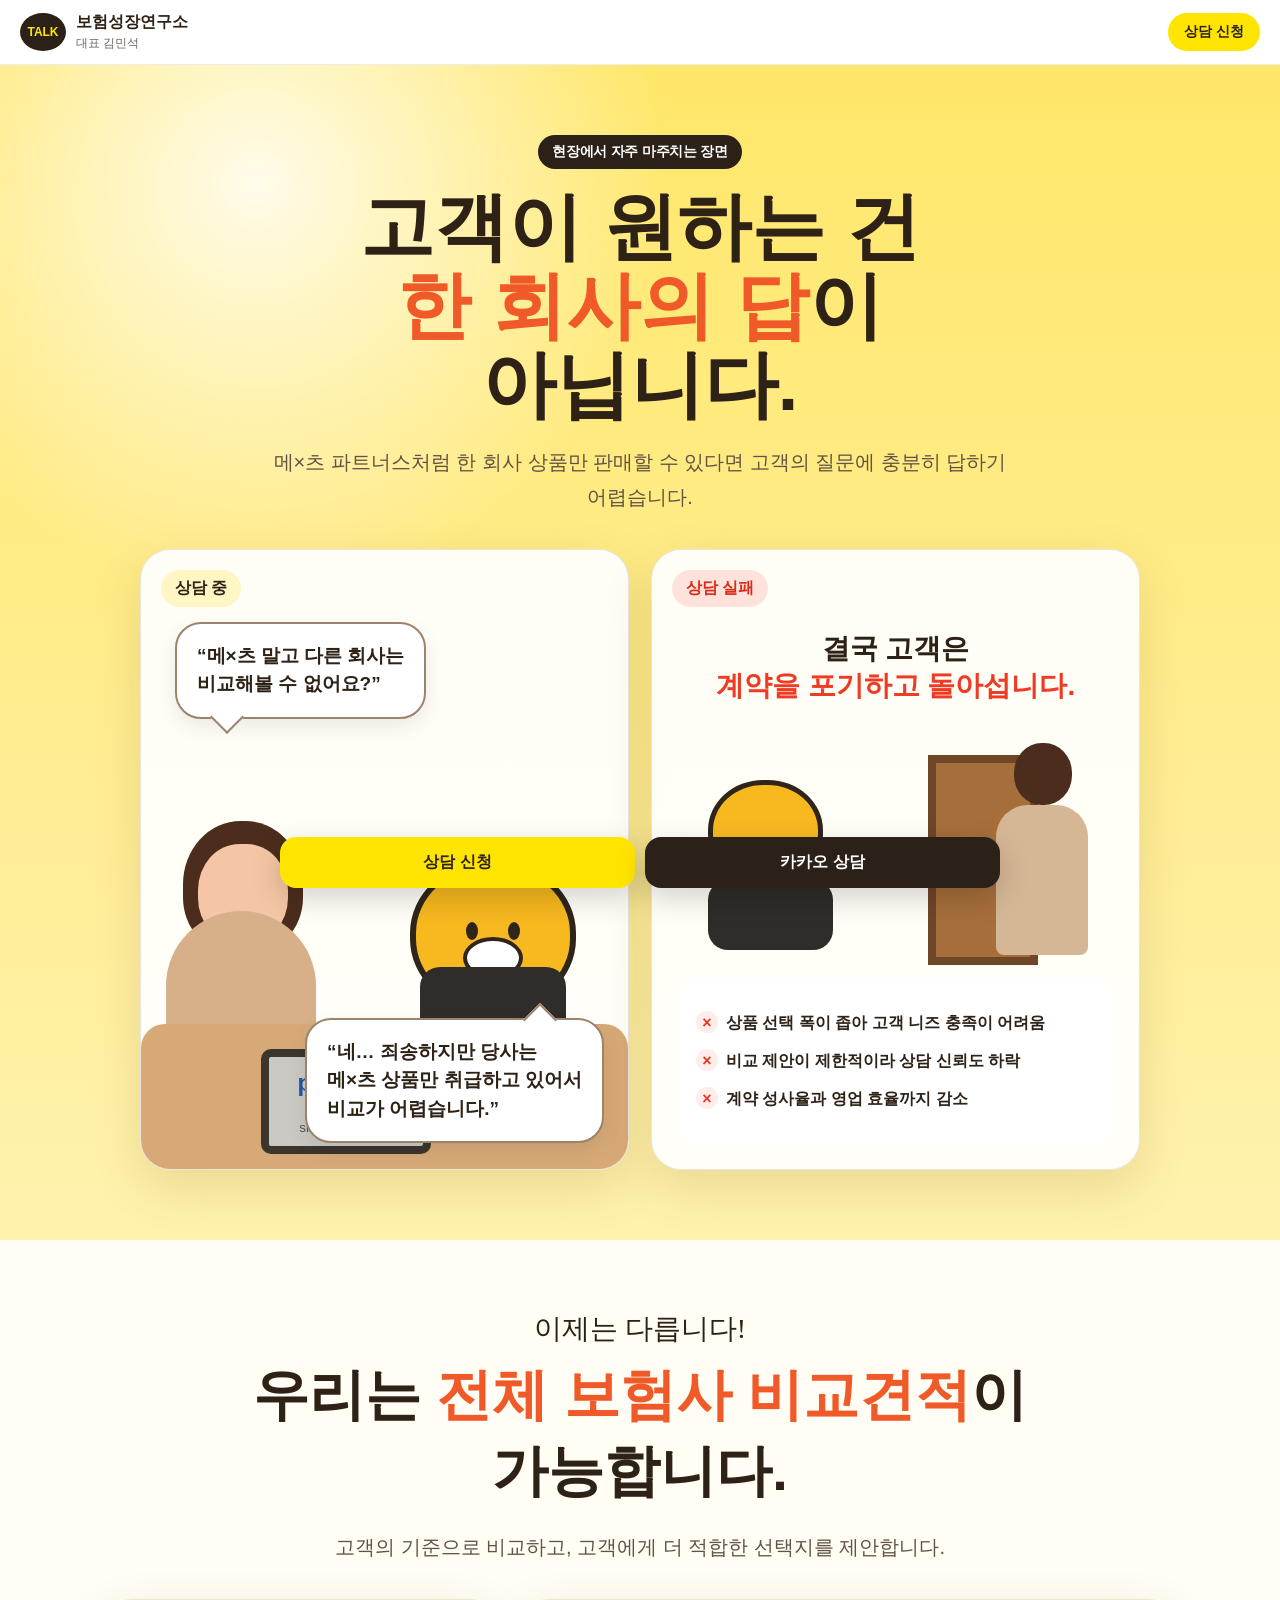
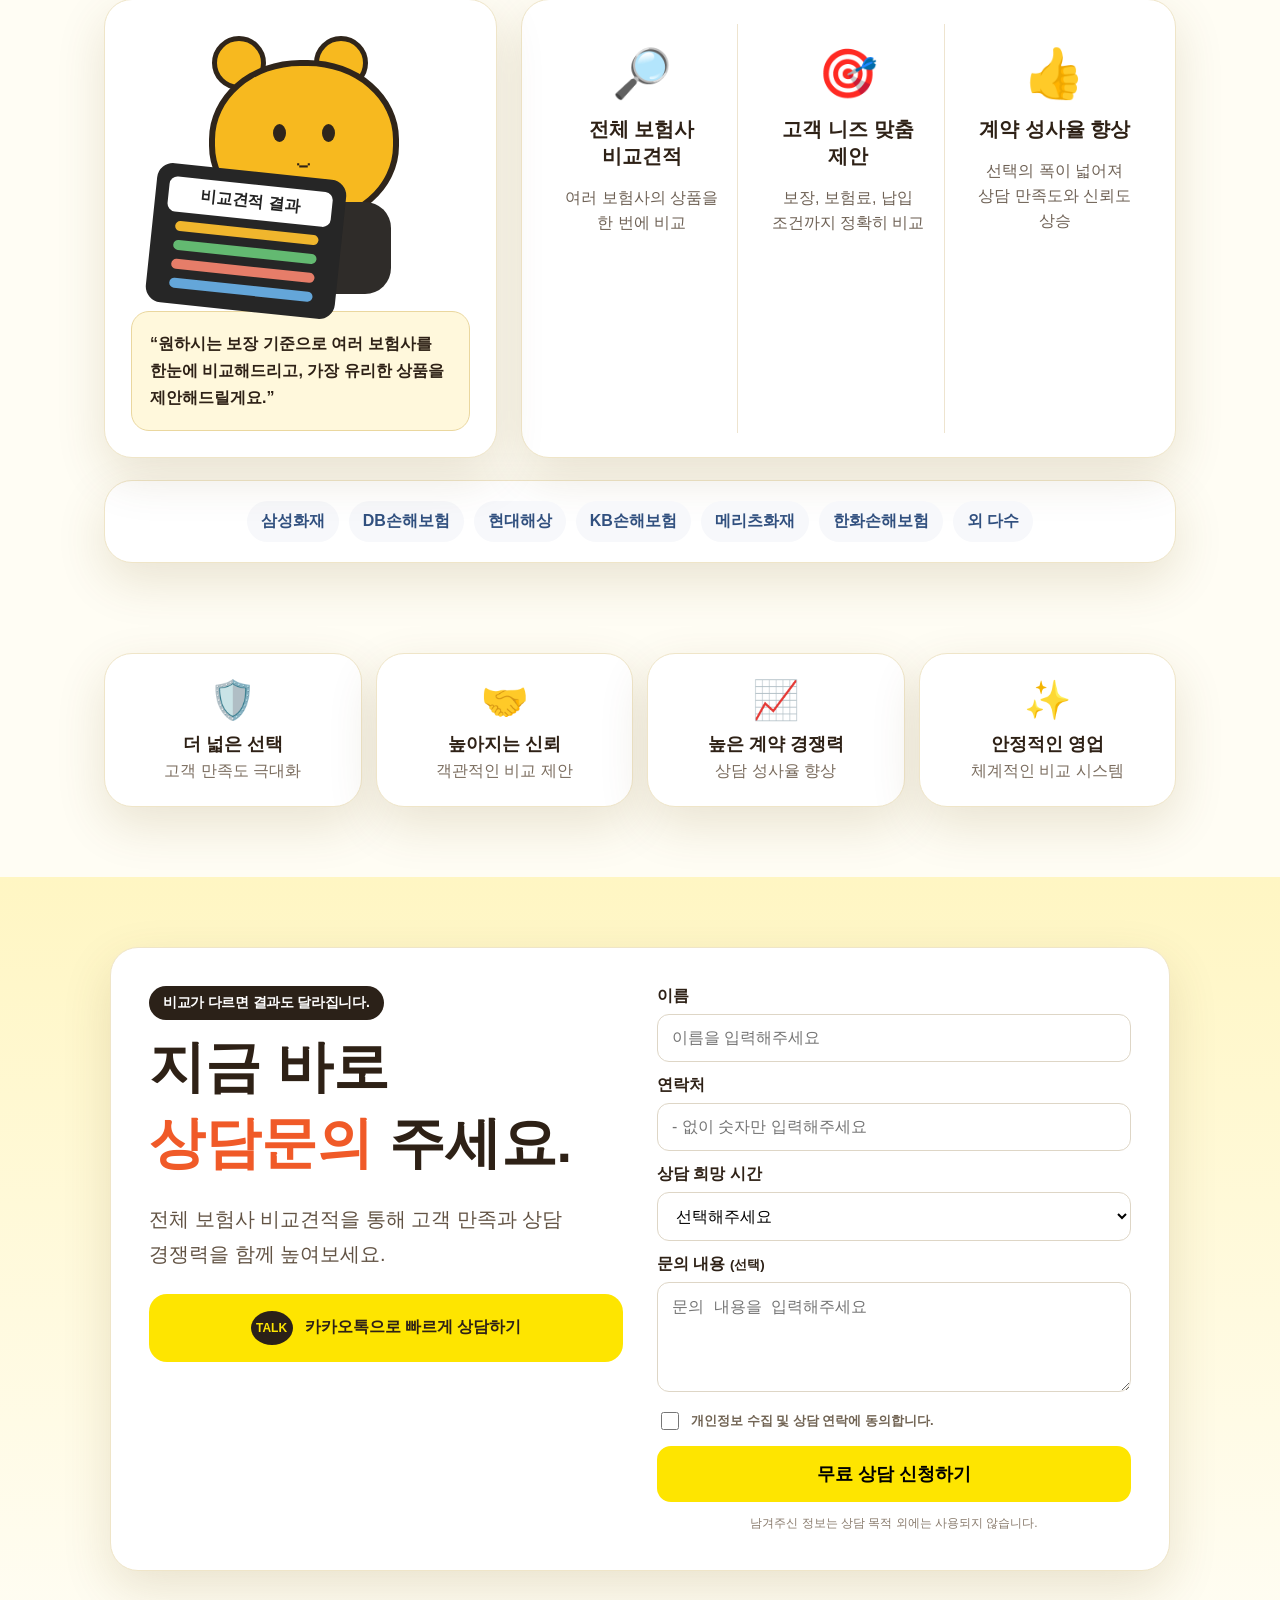
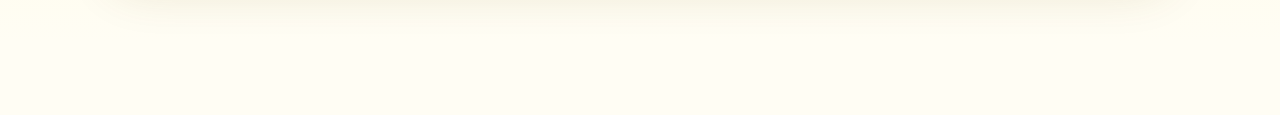
<file: index.html>
<!DOCTYPE html>
<html lang="ko">
<head>
  <meta charset="UTF-8" />
  <meta name="viewport" content="width=device-width, initial-scale=1.0, viewport-fit=cover" />
  <title>전체 보험사 비교견적 | 보험성장연구소</title>
  <meta name="description" content="한 회사 상품만 제안하는 한계를 넘어, 여러 보험사의 상품을 비교해 고객에게 더 적합한 선택지를 제공합니다." />
  <meta property="og:title" content="전체 보험사 비교견적 상담" />
  <meta property="og:description" content="비교가 가능하면 상담 경쟁력도 달라집니다." />
  <meta name="theme-color" content="#FEE500" />
  <link rel="stylesheet" href="./style.css" />
</head>
<body>
  <header class="topbar">
    <div class="brand">
      <span class="talk-badge">TALK</span>
      <div>
        <strong>보험성장연구소</strong>
        <small>대표 김민석</small>
      </div>
    </div>
    <a class="top-cta" href="#consult">상담 신청</a>
  </header>

  <main>
    <section class="hero section">
      <div class="hero-copy reveal">
        <span class="eyebrow">현장에서 자주 마주치는 장면</span>
        <h1>고객이 원하는 건<br><em>한 회사의 답</em>이 아닙니다.</h1>
        <p>
          메×츠 파트너스처럼 한 회사 상품만 판매할 수 있다면
          고객의 질문에 충분히 답하기 어렵습니다.
        </p>
      </div>

      <div class="comic-grid">
        <article class="comic-card consult-card reveal delay-1">
          <div class="scene-label">상담 중</div>
          <div class="speech customer">
            <b>“메×츠 말고 다른 회사는<br>비교해볼 수 없어요?”</b>
          </div>

          <div class="characters">
            <div class="woman">
              <div class="hair"></div>
              <div class="face"></div>
              <div class="body"></div>
            </div>

            <div class="desk">
              <div class="laptop">
                <span>partners</span>
                <small>single company</small>
              </div>
            </div>

            <div class="bear">
              <div class="ear e1"></div>
              <div class="ear e2"></div>
              <div class="head">
                <div class="eye left"></div>
                <div class="eye right"></div>
                <div class="muzzle"></div>
              </div>
              <div class="suit"></div>
            </div>
          </div>

          <div class="speech bear-talk">
            <b>“네… 죄송하지만 당사는<br>메×츠 상품만 취급하고 있어서<br>비교가 어렵습니다.”</b>
          </div>
        </article>

        <article class="comic-card fail-card reveal delay-2">
          <div class="scene-label danger">상담 실패</div>
          <div class="fail-title">결국 고객은<br><em>계약을 포기하고 돌아섭니다.</em></div>

          <div class="exit-scene">
            <div class="sad-bear">
              <div class="mini-head"></div>
              <div class="mini-body"></div>
            </div>
            <div class="door"></div>
            <div class="leaving-woman">
              <div class="lw-head"></div>
              <div class="lw-body"></div>
            </div>
          </div>

          <ul class="problem-list">
            <li>상품 선택 폭이 좁아 고객 니즈 충족이 어려움</li>
            <li>비교 제안이 제한적이라 상담 신뢰도 하락</li>
            <li>계약 성사율과 영업 효율까지 감소</li>
          </ul>
        </article>
      </div>
    </section>

    <section class="solution section">
      <div class="solution-title reveal">
        <span>이제는 다릅니다!</span>
        <h2>우리는 <em>전체 보험사 비교견적</em>이 가능합니다.</h2>
        <p>고객의 기준으로 비교하고, 고객에게 더 적합한 선택지를 제안합니다.</p>
      </div>

      <div class="solution-grid">
        <article class="advisor-card reveal">
          <div class="happy-bear">
            <div class="hb-ear e1"></div>
            <div class="hb-ear e2"></div>
            <div class="hb-head">
              <div class="hb-eye left"></div>
              <div class="hb-eye right"></div>
              <div class="hb-mouth">⌣</div>
            </div>
            <div class="hb-suit"></div>
            <div class="tablet">
              <b>비교견적 결과</b>
              <i></i><i></i><i></i><i></i>
            </div>
          </div>
          <div class="advisor-speech">
            “원하시는 보장 기준으로 여러 보험사를 한눈에 비교해드리고,
            가장 유리한 상품을 제안해드릴게요.”
          </div>
        </article>

        <div class="benefits">
          <article class="benefit reveal delay-1">
            <div class="icon">🔎</div>
            <h3>전체 보험사 비교견적</h3>
            <p>여러 보험사의 상품을 한 번에 비교</p>
          </article>
          <article class="benefit reveal delay-2">
            <div class="icon">🎯</div>
            <h3>고객 니즈 맞춤 제안</h3>
            <p>보장, 보험료, 납입 조건까지 정확히 비교</p>
          </article>
          <article class="benefit reveal delay-3">
            <div class="icon">👍</div>
            <h3>계약 성사율 향상</h3>
            <p>선택의 폭이 넓어져 상담 만족도와 신뢰도 상승</p>
          </article>
        </div>
      </div>

      <div class="insurers reveal">
        <span>삼성화재</span><span>DB손해보험</span><span>현대해상</span>
        <span>KB손해보험</span><span>메리츠화재</span><span>한화손해보험</span>
        <span>외 다수</span>
      </div>
    </section>

    <section class="why section">
      <div class="why-grid">
        <article class="why-card reveal">
          <div>🛡️</div>
          <strong>더 넓은 선택</strong>
          <span>고객 만족도 극대화</span>
        </article>
        <article class="why-card reveal delay-1">
          <div>🤝</div>
          <strong>높아지는 신뢰</strong>
          <span>객관적인 비교 제안</span>
        </article>
        <article class="why-card reveal delay-2">
          <div>📈</div>
          <strong>높은 계약 경쟁력</strong>
          <span>상담 성사율 향상</span>
        </article>
        <article class="why-card reveal delay-3">
          <div>✨</div>
          <strong>안정적인 영업</strong>
          <span>체계적인 비교 시스템</span>
        </article>
      </div>
    </section>

    <section class="consult section" id="consult">
      <div class="consult-inner">
        <div class="consult-copy reveal">
          <span class="eyebrow">비교가 다르면 결과도 달라집니다.</span>
          <h2>지금 바로 <em>상담문의</em> 주세요.</h2>
          <p>전체 보험사 비교견적을 통해 고객 만족과 상담 경쟁력을 함께 높여보세요.</p>
          <a class="kakao-button" id="kakaoButton" href="#" target="_blank" rel="noopener">
            <span class="talk-badge small">TALK</span>
            카카오톡으로 빠르게 상담하기
          </a>
        </div>

        <form id="leadForm" class="lead-form reveal delay-1">
          <label>
            <span>이름</span>
            <input type="text" name="name" placeholder="이름을 입력해주세요" required />
          </label>
          <label>
            <span>연락처</span>
            <input type="tel" name="phone" inputmode="numeric" placeholder="- 없이 숫자만 입력해주세요" required />
          </label>
          <label>
            <span>상담 희망 시간</span>
            <select name="preferred_time" required>
              <option value="">선택해주세요</option>
              <option>오전 9시~12시</option>
              <option>오후 12시~3시</option>
              <option>오후 3시~6시</option>
              <option>저녁 6시 이후</option>
            </select>
          </label>
          <label>
            <span>문의 내용 <small>(선택)</small></span>
            <textarea name="message" placeholder="문의 내용을 입력해주세요"></textarea>
          </label>
          <label class="agree">
            <input type="checkbox" required />
            <span>개인정보 수집 및 상담 연락에 동의합니다.</span>
          </label>
          <button type="submit">무료 상담 신청하기</button>
          <p class="form-note">남겨주신 정보는 상담 목적 외에는 사용되지 않습니다.</p>
        </form>
      </div>
    </section>
  </main>

  <nav class="sticky-cta">
    <a href="#consult">상담 신청</a>
    <a id="stickyKakao" href="#" target="_blank" rel="noopener">카카오 상담</a>
  </nav>

  <section id="completeScreen" class="complete-screen" aria-hidden="true">
    <div class="complete-card">
      <div class="complete-icon">✓</div>
      <h2>접수가 완료되었습니다.</h2>
      <p>전문 상담사가 확인 후 빠르게 연락드리겠습니다.</p>
      <button id="closeComplete" type="button">확인</button>
    </div>
  </section>

  <script src="./script.js"></script>
</body>
</html>
</file>
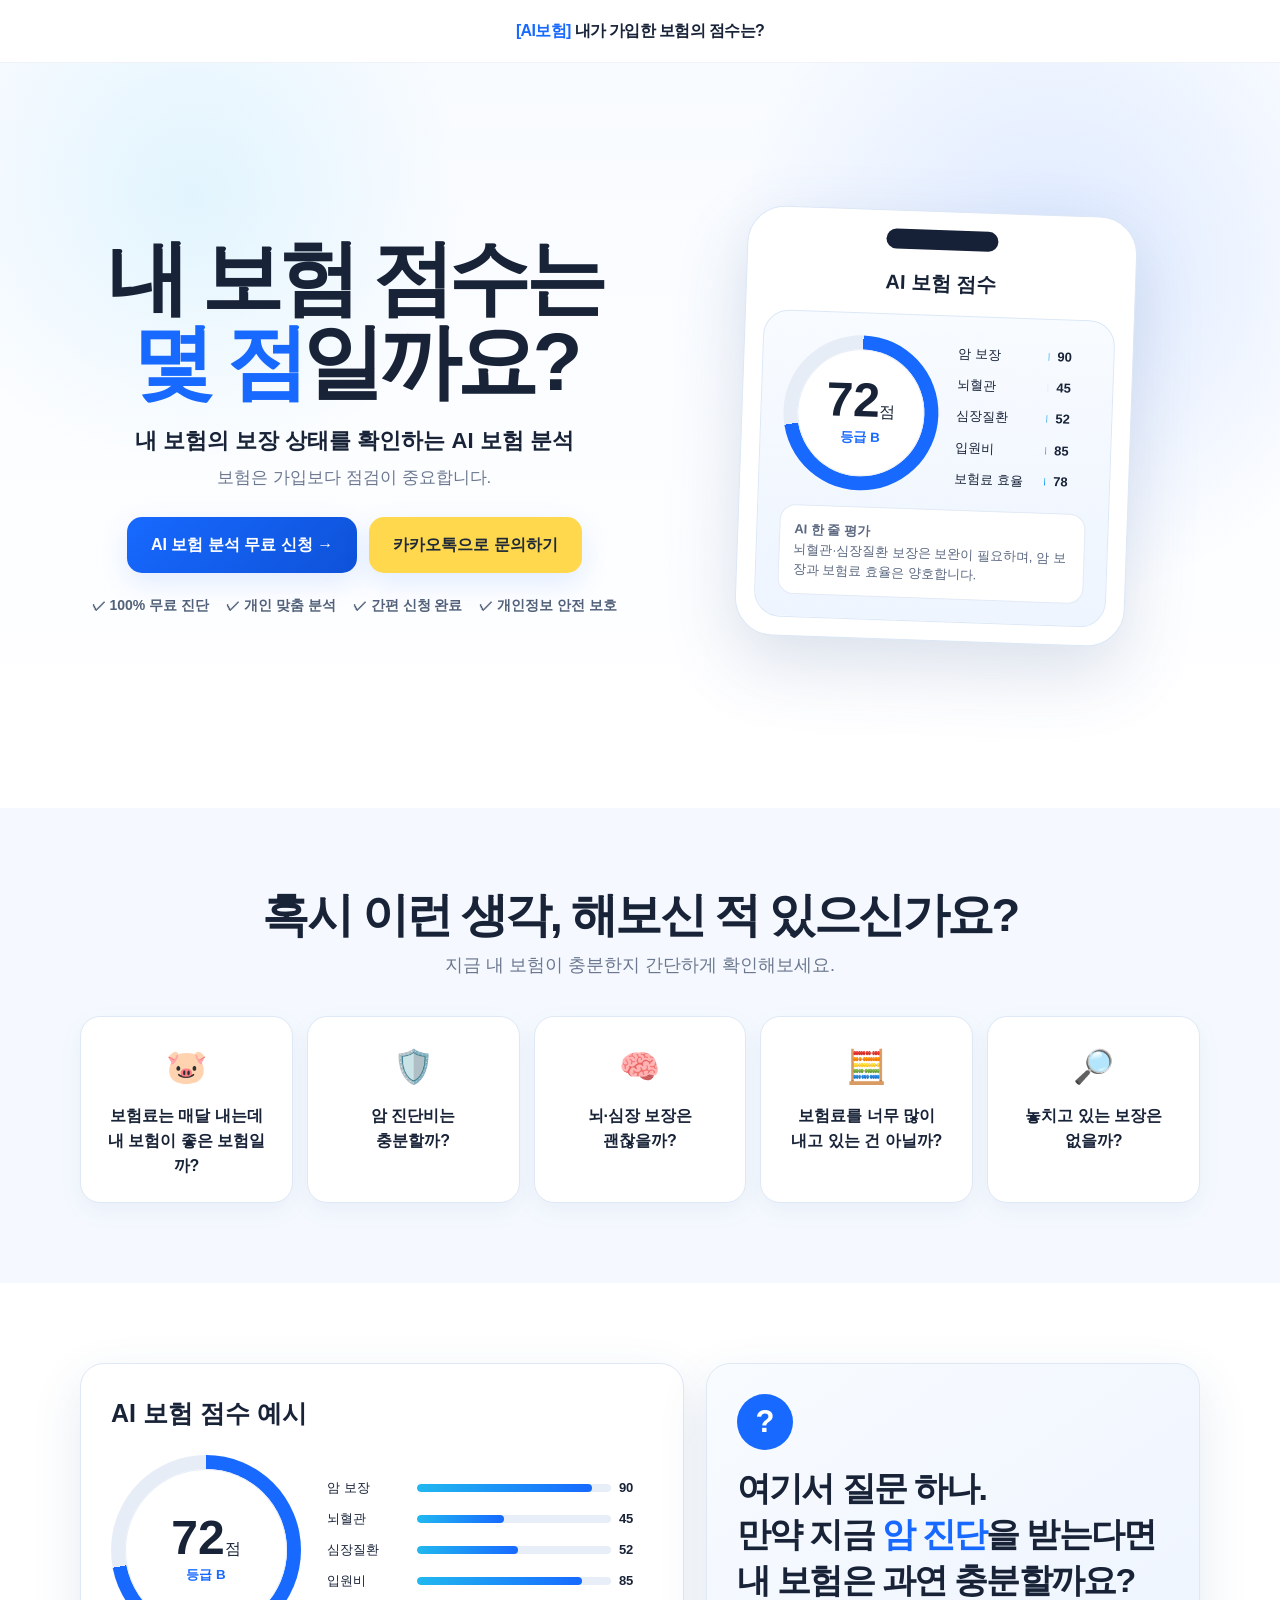
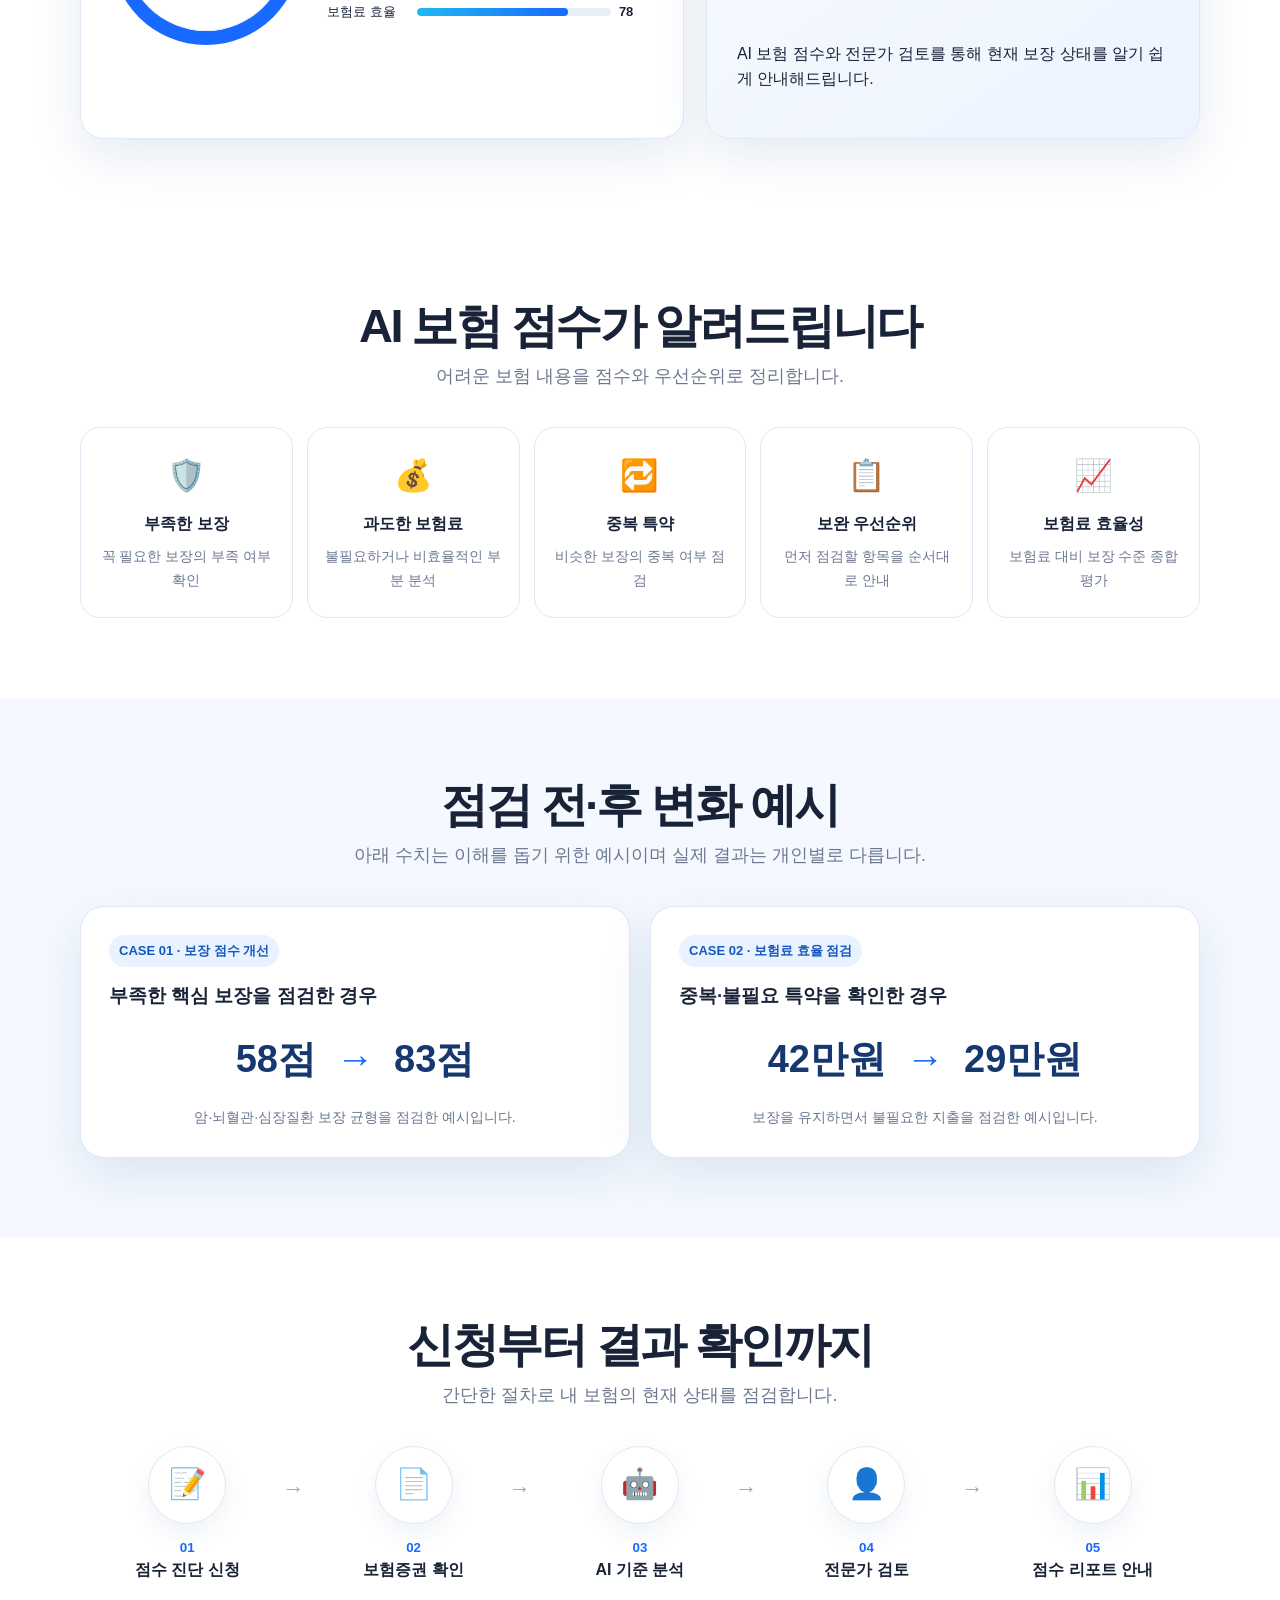
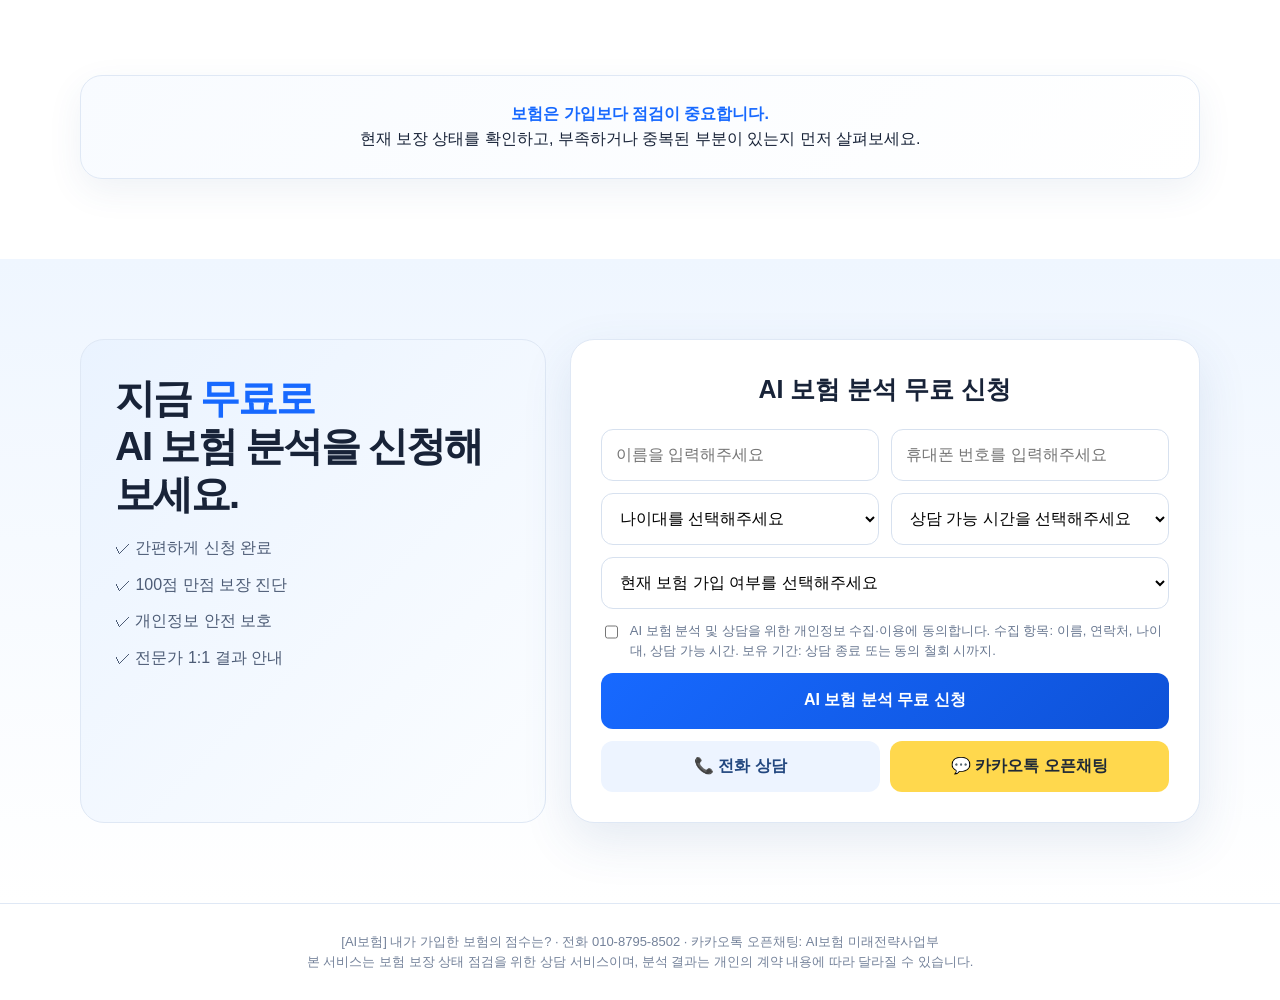
<file: 01-ai보험점검/index.html>
<!doctype html>
<html lang="ko">
<head>
  <meta charset="utf-8">
  <meta name="viewport" content="width=device-width, initial-scale=1">
  <title>[AI보험] AI 보험 분석 무료 신청</title>
  <meta name="description" content="내 보험의 보장 상태를 확인하는 AI 보험 분석 무료 신청">
  <meta name="theme-color" content="#f7fbff">

  <style>
    :root{
      --blue:#1769ff;
      --blue2:#0e52d8;
      --cyan:#21b8ef;
      --navy:#14213a;
      --text:#182338;
      --muted:#6c7890;
      --line:#dfe8f5;
      --soft:#f5f9ff;
      --yellow:#ffd84d;
      --white:#fff;
      --shadow:0 18px 50px rgba(48,88,145,.12);
      --radius:24px;
    }
    *{box-sizing:border-box}
    html{scroll-behavior:smooth}
    body{
      margin:0;
      font-family:Pretendard,-apple-system,BlinkMacSystemFont,"Segoe UI","Noto Sans KR",Arial,sans-serif;
      color:var(--text);
      background:#fff;
      line-height:1.55;
    }
    a{text-decoration:none;color:inherit}
    button,input,select{font:inherit}
    .wrap{width:min(1120px,calc(100% - 28px));margin:0 auto}

    .topbar{
      position:sticky;top:0;z-index:30;
      background:rgba(255,255,255,.94);
      backdrop-filter:blur(14px);
      border-bottom:1px solid rgba(49,86,142,.08);
    }
    .topbar .inner{
      height:62px;
      display:flex;
      align-items:center;
      justify-content:space-between;
      gap:18px;
    }
    .brand{font-weight:900;letter-spacing:-.04em}
    .brand strong{color:var(--blue)}
    .top-link{
      padding:9px 14px;
      border-radius:999px;
      border:1px solid var(--line);
      background:#fff;
      font-size:14px;
      font-weight:800;
    }

    .hero{
      background:
        radial-gradient(circle at 82% 28%,rgba(23,105,255,.13),transparent 28%),
        radial-gradient(circle at 15% 18%,rgba(34,184,240,.11),transparent 22%),
        linear-gradient(180deg,#f8fbff 0%,#ffffff 100%);
      overflow:hidden;
    }
    .hero-inner{
      min-height:585px;
      display:grid;
      grid-template-columns:1.02fr .98fr;
      gap:44px;
      align-items:center;
      padding:34px 0 52px;
    }
    .hero-copy{text-align:center}
    .hero-brand{
      color:var(--blue);
      font-weight:900;
      font-size:28px;
      letter-spacing:-.04em;
      margin-bottom:2px;
    }
    .hero-subbrand{
      color:#2d3e5d;
      font-weight:800;
      margin-bottom:20px;
    }
    .hero h1{
      margin:0;
      font-size:clamp(50px,6.4vw,82px);
      line-height:1.03;
      letter-spacing:-.065em;
    }
    .hero h1 em{font-style:normal;color:var(--blue)}
    .hero .sub{
      margin:19px 0 7px;
      font-size:22px;
      font-weight:900;
    }
    .hero .desc{
      margin:0 0 26px;
      color:var(--muted);
      font-size:17px;
    }
    .hero-actions{
      display:flex;
      justify-content:center;
      gap:12px;
      flex-wrap:wrap;
    }
    .btn{
      min-height:56px;
      padding:0 24px;
      border-radius:15px;
      display:inline-flex;
      align-items:center;
      justify-content:center;
      gap:9px;
      font-weight:900;
      box-shadow:0 10px 28px rgba(23,105,255,.12);
    }
    .btn.blue{color:#fff;background:linear-gradient(135deg,var(--blue),var(--blue2))}
    .btn.kakao{background:var(--yellow);color:#1f2937}
    .hero-bullets{
      margin-top:22px;
      display:flex;
      justify-content:center;
      flex-wrap:wrap;
      gap:17px;
      color:#52617a;
      font-size:14px;
      font-weight:800;
    }

    .phone-wrap{display:flex;justify-content:center}
    .phone{
      width:min(390px,100%);
      border-radius:38px;
      padding:18px;
      background:#fff;
      border:1px solid #dce7f6;
      box-shadow:0 26px 70px rgba(57,90,142,.18);
      transform:rotate(2deg);
    }
    .notch{width:112px;height:20px;border-radius:999px;background:#162036;margin:0 auto 18px}
    .phone-title{text-align:center;font-size:20px;font-weight:900;margin-bottom:16px}
    .score-box{
      border-radius:26px;
      padding:22px;
      background:linear-gradient(180deg,#f8fbff,#eef5ff);
      border:1px solid #dce8f7;
    }
    .score-main{display:grid;grid-template-columns:155px 1fr;gap:18px;align-items:center}
    .ring{
      width:155px;aspect-ratio:1;border-radius:50%;
      background:conic-gradient(var(--blue) 0 72%,#e6edf7 72% 100%);
      padding:14px;display:grid;place-items:center;
    }
    .ring-inner{
      width:100%;height:100%;border-radius:50%;
      background:#fff;display:grid;place-items:center;text-align:center;
      box-shadow:inset 0 0 0 1px #e8eef7;
    }
    .ring strong{font-size:48px;line-height:1}
    .ring small{color:var(--blue);font-weight:900}
    .bars{display:grid;gap:11px}
    .bar-row{display:grid;grid-template-columns:82px 1fr 34px;gap:8px;align-items:center;font-size:13px}
    .bar{height:8px;background:#e8eef7;border-radius:999px;overflow:hidden}
    .bar i{display:block;height:100%;background:linear-gradient(90deg,var(--cyan),var(--blue));border-radius:999px}
    .ai-note{
      margin-top:16px;background:#fff;border:1px solid #e2eaf5;border-radius:16px;
      padding:14px;font-size:13px;color:#5b6880;
    }

    section{padding:80px 0}
    .section-title{text-align:center;margin-bottom:36px}
    .section-title h2{
      margin:0 0 10px;
      font-size:clamp(31px,4vw,47px);
      letter-spacing:-.055em;
      line-height:1.15;
    }
    .section-title p{margin:0;color:var(--muted);font-size:18px}

    .questions{background:var(--soft)}
    .card-grid{display:grid;grid-template-columns:repeat(5,1fr);gap:14px}
    .soft-card{
      background:#fff;border:1px solid var(--line);border-radius:20px;padding:24px 16px;
      text-align:center;box-shadow:0 8px 24px rgba(52,91,144,.06);
    }
    .soft-card .ico{font-size:33px;margin-bottom:12px}
    .soft-card b{display:block;font-size:16px}

    .analysis-grid{display:grid;grid-template-columns:1.1fr .9fr;gap:22px}
    .panel{
      background:#fff;border:1px solid var(--line);border-radius:24px;padding:30px;box-shadow:var(--shadow);
    }
    .panel h3{margin:0 0 22px;font-size:25px}
    .mini-score{display:grid;grid-template-columns:190px 1fr;gap:26px;align-items:center}
    .mini-score .ring{width:190px}
    .question-panel{
      background:linear-gradient(145deg,#f8fbff,#edf4ff);
      display:flex;flex-direction:column;justify-content:center;
    }
    .question-mark{
      width:56px;height:56px;border-radius:50%;background:var(--blue);color:#fff;
      display:grid;place-items:center;font-size:31px;font-weight:900;margin-bottom:16px;
    }
    .question-panel h3{font-size:34px;line-height:1.35;letter-spacing:-.05em}
    .question-panel strong{color:var(--blue)}

    .features-grid{display:grid;grid-template-columns:repeat(5,1fr);gap:14px}
    .feature{
      border:1px solid var(--line);border-radius:20px;padding:24px 16px;text-align:center;background:#fff;
    }
    .feature .ico{font-size:31px;margin-bottom:12px}
    .feature b{display:block;margin-bottom:7px}
    .feature span{font-size:14px;color:var(--muted)}

    .cases{background:var(--soft)}
    .case-grid{display:grid;grid-template-columns:1fr 1fr;gap:20px}
    .case{
      background:#fff;border:1px solid var(--line);border-radius:24px;padding:28px;box-shadow:var(--shadow)
    }
    .tag{
      display:inline-block;padding:6px 10px;border-radius:999px;background:#e9f2ff;
      color:#1658bd;font-size:13px;font-weight:900;
    }
    .case h3{margin:14px 0 20px}
    .change{
      display:flex;justify-content:center;align-items:center;gap:20px;
      font-size:38px;font-weight:900;color:#17386f;
    }
    .change .arrow{color:var(--blue)}
    .case-note{margin-top:18px;color:#687790;font-size:14px;text-align:center}

    .steps{display:grid;grid-template-columns:repeat(5,1fr);gap:12px}
    .step{text-align:center;position:relative}
    .step-circle{
      width:78px;height:78px;border-radius:50%;margin:0 auto 14px;
      display:grid;place-items:center;border:1px solid var(--line);background:#fff;
      box-shadow:0 10px 24px rgba(51,90,143,.08);font-size:30px;
    }
    .step small{display:block;color:var(--blue);font-weight:900}
    .step b{display:block}
    .step:not(:last-child)::after{
      content:"→";position:absolute;right:-10px;top:26px;color:#90a8cb;font-size:22px;
    }

    .trust{
      background:#fff;
      padding-top:12px;
    }
    .trust-box{
      border:1px solid var(--line);
      border-radius:22px;
      background:linear-gradient(135deg,#f8fbff,#ffffff);
      padding:26px;
      text-align:center;
      box-shadow:0 12px 35px rgba(48,88,145,.08);
    }
    .trust-box strong{color:var(--blue)}

    .apply{background:linear-gradient(180deg,#eff6ff,#fff)}
    .apply-grid{display:grid;grid-template-columns:.85fr 1.15fr;gap:24px;align-items:stretch}
    .apply-copy{
      border:1px solid var(--line);border-radius:24px;padding:34px;
      background:linear-gradient(135deg,#eaf3ff,#fbfdff);
    }
    .apply-copy h2{font-size:40px;line-height:1.2;letter-spacing:-.05em;margin:0 0 18px}
    .apply-copy em{font-style:normal;color:var(--blue)}
    .apply-copy ul{list-style:none;padding:0;margin:0;color:#4d5c76}
    .apply-copy li{margin:12px 0}

    .form-card{
      background:#fff;border:1px solid var(--line);border-radius:24px;padding:30px;box-shadow:var(--shadow);
    }
    .form-card h3{text-align:center;font-size:25px;margin:0 0 20px}
    .form-grid{display:grid;grid-template-columns:1fr 1fr;gap:12px}
    input,select{
      width:100%;height:52px;border:1px solid #d7e1ef;border-radius:12px;
      padding:0 14px;outline:none;background:#fff;
    }
    input:focus,select:focus{border-color:var(--blue);box-shadow:0 0 0 3px rgba(23,105,255,.1)}
    .full{grid-column:1/-1}
    .agree{display:flex;gap:9px;align-items:flex-start;font-size:13px;color:#687790}
    .agree input{width:18px;height:18px;margin-top:2px}
    .submit{
      height:56px;border:0;border-radius:12px;
      background:linear-gradient(135deg,var(--blue),var(--blue2));
      color:#fff;font-weight:900;cursor:pointer;
    }
    .contact-row{display:flex;gap:10px;margin-top:12px}
    .contact-row a{flex:1;text-align:center;padding:13px;border-radius:12px;font-weight:900}
    .contact-row .call{background:#edf4ff;color:#22477f}
    .contact-row .kakao{background:var(--yellow);color:#1f2937}

    footer{
      padding:28px 0;border-top:1px solid var(--line);
      color:#74829a;font-size:13px;text-align:center;
    }

    @media(max-width:920px){
      .hero-inner,.analysis-grid,.apply-grid{grid-template-columns:1fr}
      .hero-inner{min-height:auto;padding:38px 0 58px}
      .card-grid,.features-grid{grid-template-columns:repeat(2,1fr)}
      .steps{grid-template-columns:repeat(2,1fr)}
      .step:not(:last-child)::after{display:none}
      .case-grid{grid-template-columns:1fr}
      .phone{max-width:430px}
    }
    @media(max-width:620px){
      .wrap{width:min(100% - 22px,1120px)}
      .topbar .inner{height:58px}
      .top-link{font-size:12px;padding:8px 10px}
      .hero-inner{padding-top:24px}
      .hero-brand{font-size:23px}
      .hero-subbrand{margin-bottom:14px}
      .hero h1{font-size:48px}
      .hero .sub{font-size:18px}
      .score-main,.mini-score{grid-template-columns:1fr}
      .ring{margin:auto}
      .card-grid,.features-grid,.steps{grid-template-columns:1fr}
      section{padding:62px 0}
      .form-grid{grid-template-columns:1fr}
      .full{grid-column:auto}
      .contact-row{flex-direction:column}
      .change{font-size:29px}
      .apply-copy h2{font-size:33px}
    }
  
  /* Mobile header fix */
  .topbar .inner{
    justify-content:center !important;
  }
  .brand{
    width:100%;
    text-align:center;
    white-space:nowrap;
  }
  @media(max-width:620px){
    .topbar .inner{
      height:54px !important;
      padding-left:6px;
      padding-right:6px;
    }
    .brand{
      font-size:14px !important;
      letter-spacing:-0.05em;
      overflow:hidden;
      text-overflow:ellipsis;
    }
  }


  /* Final mobile hero spacing */
  .hero h1{ margin-top:0 !important; }
  @media(max-width:620px){
    .hero-inner{ padding-top:18px !important; }
    .hero-copy{ padding-top:0 !important; }
  }


  .completion-page{
    min-height:100vh;display:none;align-items:center;justify-content:center;
    padding:34px 18px;background:linear-gradient(180deg,#f1f7ff 0%,#ffffff 100%);
  }
  .completion-card{
    width:min(560px,100%);background:#fff;border:1px solid var(--line);border-radius:28px;
    padding:42px 28px;text-align:center;box-shadow:var(--shadow);
  }
  .completion-icon{
    width:82px;height:82px;border-radius:50%;display:grid;place-items:center;margin:0 auto 22px;
    background:linear-gradient(135deg,var(--blue),var(--blue2));color:#fff;font-size:40px;font-weight:900;
  }
  .completion-card h2{margin:0 0 14px;font-size:34px;letter-spacing:-.05em;line-height:1.2}
  .completion-card .lead{margin:0;color:#55657d;font-size:18px;line-height:1.7}
  .receipt-box{margin:24px 0;padding:16px;border-radius:16px;background:#f3f7fd;color:#42536d}
  .receipt-box strong{display:block;margin-top:4px;color:var(--blue);font-size:20px;letter-spacing:.02em}
  .completion-guide{margin:22px 0;text-align:left;border-top:1px solid var(--line);border-bottom:1px solid var(--line);padding:20px 4px}
  .completion-guide b{display:block;margin-bottom:10px}
  .completion-guide p{margin:7px 0;color:#64738a}
  .completion-actions{display:grid;grid-template-columns:1fr 1fr;gap:10px}
  .completion-actions a{padding:15px 12px;border-radius:13px;font-weight:900}
  .completion-actions .call{background:#edf4ff;color:#22477f}
  .completion-actions .kakao{background:var(--yellow);color:#1f2937}
  @media(max-width:520px){
    .completion-card{padding:34px 20px}.completion-card h2{font-size:29px}.completion-actions{grid-template-columns:1fr}
  }

</style>

  <meta property="og:title" content="[AI보험] AI 보험 분석 무료 신청">
  <meta property="og:description" content="내 보험의 보장 상태를 확인하는 AI 보험 분석 무료 신청">
  <meta property="og:image" content="https://teal-bonbon-d38e5d.netlify.app/og-image.jpg">
  <meta property="og:image:width" content="1200">
  <meta property="og:image:height" content="630">
  <meta property="og:url" content="https://teal-bonbon-d38e5d.netlify.app/">
  <meta property="og:type" content="website">
  <meta name="twitter:card" content="summary_large_image">
  <meta name="twitter:title" content="[AI보험] AI 보험 분석 무료 신청">
  <meta name="twitter:description" content="내 보험의 보장 상태를 확인하는 AI 보험 분석 무료 신청">
  <meta name="twitter:image" content="https://teal-bonbon-d38e5d.netlify.app/og-image.jpg">

</head>

<body>
  <header class="topbar">
    <div class="wrap inner">
      <div class="brand"><strong>[AI보험]</strong> 내가 가입한 보험의 점수는?</div>
    </div>
  </header>

  <main>
    <section class="hero">
      <div class="wrap hero-inner">
        <div class="hero-copy">

          <h1>내 보험 점수는<br><em>몇 점</em>일까요?</h1>
          <p class="sub">내 보험의 보장 상태를 확인하는 AI 보험 분석</p>
          <p class="desc">보험은 가입보다 점검이 중요합니다.</p>

          <div class="hero-actions">
            <a class="btn blue" href="#apply">AI 보험 분석 무료 신청 →</a>
            <a class="btn kakao" href="https://open.kakao.com/o/sPtglPDi" target="_blank" rel="noopener">카카오톡으로 문의하기</a>
          </div>

          <div class="hero-bullets">
            <span>✓ 100% 무료 진단</span>
            <span>✓ 개인 맞춤 분석</span>
            <span>✓ 간편 신청 완료</span>
            <span>✓ 개인정보 안전 보호</span>
          </div>
        </div>

        <div class="phone-wrap">
          <div class="phone">
            <div class="notch"></div>
            <div class="phone-title">AI 보험 점수</div>
            <div class="score-box">
              <div class="score-main">
                <div class="ring">
                  <div class="ring-inner">
                    <div><strong>72</strong>점<br><small>등급 B</small></div>
                  </div>
                </div>
                <div class="bars">
                  <div class="bar-row"><span>암 보장</span><div class="bar"><i style="width:90%"></i></div><b>90</b></div>
                  <div class="bar-row"><span>뇌혈관</span><div class="bar"><i style="width:45%"></i></div><b>45</b></div>
                  <div class="bar-row"><span>심장질환</span><div class="bar"><i style="width:52%"></i></div><b>52</b></div>
                  <div class="bar-row"><span>입원비</span><div class="bar"><i style="width:85%"></i></div><b>85</b></div>
                  <div class="bar-row"><span>보험료 효율</span><div class="bar"><i style="width:78%"></i></div><b>78</b></div>
                </div>
              </div>
              <div class="ai-note"><b>AI 한 줄 평가</b><br>뇌혈관·심장질환 보장은 보완이 필요하며, 암 보장과 보험료 효율은 양호합니다.</div>
            </div>
          </div>
        </div>
      </div>
    </section>

    <section class="questions">
      <div class="wrap">
        <div class="section-title">
          <h2>혹시 이런 생각, 해보신 적 있으신가요?</h2>
          <p>지금 내 보험이 충분한지 간단하게 확인해보세요.</p>
        </div>
        <div class="card-grid">
          <div class="soft-card"><div class="ico">🐷</div><b>보험료는 매달 내는데<br>내 보험이 좋은 보험일까?</b></div>
          <div class="soft-card"><div class="ico">🛡️</div><b>암 진단비는<br>충분할까?</b></div>
          <div class="soft-card"><div class="ico">🧠</div><b>뇌·심장 보장은<br>괜찮을까?</b></div>
          <div class="soft-card"><div class="ico">🧮</div><b>보험료를 너무 많이<br>내고 있는 건 아닐까?</b></div>
          <div class="soft-card"><div class="ico">🔎</div><b>놓치고 있는 보장은<br>없을까?</b></div>
        </div>
      </div>
    </section>

    <section>
      <div class="wrap analysis-grid">
        <div class="panel">
          <h3>AI 보험 점수 예시</h3>
          <div class="mini-score">
            <div class="ring">
              <div class="ring-inner">
                <div><strong>72</strong>점<br><small>등급 B</small></div>
              </div>
            </div>
            <div class="bars">
              <div class="bar-row"><span>암 보장</span><div class="bar"><i style="width:90%"></i></div><b>90</b></div>
              <div class="bar-row"><span>뇌혈관</span><div class="bar"><i style="width:45%"></i></div><b>45</b></div>
              <div class="bar-row"><span>심장질환</span><div class="bar"><i style="width:52%"></i></div><b>52</b></div>
              <div class="bar-row"><span>입원비</span><div class="bar"><i style="width:85%"></i></div><b>85</b></div>
              <div class="bar-row"><span>보험료 효율</span><div class="bar"><i style="width:78%"></i></div><b>78</b></div>
            </div>
          </div>
        </div>

        <div class="panel question-panel">
          <div class="question-mark">?</div>
          <h3>여기서 질문 하나.<br>만약 지금 <strong>암 진단</strong>을 받는다면<br>내 보험은 과연 충분할까요?</h3>
          <p>AI 보험 점수와 전문가 검토를 통해 현재 보장 상태를 알기 쉽게 안내해드립니다.</p>
        </div>
      </div>
    </section>

    <section>
      <div class="wrap">
        <div class="section-title">
          <h2>AI 보험 점수가 알려드립니다</h2>
          <p>어려운 보험 내용을 점수와 우선순위로 정리합니다.</p>
        </div>
        <div class="features-grid">
          <div class="feature"><div class="ico">🛡️</div><b>부족한 보장</b><span>꼭 필요한 보장의 부족 여부 확인</span></div>
          <div class="feature"><div class="ico">💰</div><b>과도한 보험료</b><span>불필요하거나 비효율적인 부분 분석</span></div>
          <div class="feature"><div class="ico">🔁</div><b>중복 특약</b><span>비슷한 보장의 중복 여부 점검</span></div>
          <div class="feature"><div class="ico">📋</div><b>보완 우선순위</b><span>먼저 점검할 항목을 순서대로 안내</span></div>
          <div class="feature"><div class="ico">📈</div><b>보험료 효율성</b><span>보험료 대비 보장 수준 종합 평가</span></div>
        </div>
      </div>
    </section>

    <section class="cases">
      <div class="wrap">
        <div class="section-title">
          <h2>점검 전·후 변화 예시</h2>
          <p>아래 수치는 이해를 돕기 위한 예시이며 실제 결과는 개인별로 다릅니다.</p>
        </div>
        <div class="case-grid">
          <div class="case">
            <span class="tag">CASE 01 · 보장 점수 개선</span>
            <h3>부족한 핵심 보장을 점검한 경우</h3>
            <div class="change"><span>58점</span><span class="arrow">→</span><span>83점</span></div>
            <div class="case-note">암·뇌혈관·심장질환 보장 균형을 점검한 예시입니다.</div>
          </div>
          <div class="case">
            <span class="tag">CASE 02 · 보험료 효율 점검</span>
            <h3>중복·불필요 특약을 확인한 경우</h3>
            <div class="change"><span>42만원</span><span class="arrow">→</span><span>29만원</span></div>
            <div class="case-note">보장을 유지하면서 불필요한 지출을 점검한 예시입니다.</div>
          </div>
        </div>
      </div>
    </section>

    <section>
      <div class="wrap">
        <div class="section-title">
          <h2>신청부터 결과 확인까지</h2>
          <p>간단한 절차로 내 보험의 현재 상태를 점검합니다.</p>
        </div>
        <div class="steps">
          <div class="step"><div class="step-circle">📝</div><small>01</small><b>점수 진단 신청</b></div>
          <div class="step"><div class="step-circle">📄</div><small>02</small><b>보험증권 확인</b></div>
          <div class="step"><div class="step-circle">🤖</div><small>03</small><b>AI 기준 분석</b></div>
          <div class="step"><div class="step-circle">👤</div><small>04</small><b>전문가 검토</b></div>
          <div class="step"><div class="step-circle">📊</div><small>05</small><b>점수 리포트 안내</b></div>
        </div>
      </div>
    </section>

    <section class="trust">
      <div class="wrap">
        <div class="trust-box">
          <strong>보험은 가입보다 점검이 중요합니다.</strong><br>
          현재 보장 상태를 확인하고, 부족하거나 중복된 부분이 있는지 먼저 살펴보세요.
        </div>
      </div>
    </section>

    <section class="apply" id="apply">
      <div class="wrap apply-grid">
        <div class="apply-copy">
          <h2>지금 <em>무료로</em><br>AI 보험 분석을 신청해보세요.</h2>
          <ul>
            <li>✓ 간편하게 신청 완료</li>
            <li>✓ 100점 만점 보장 진단</li>
            <li>✓ 개인정보 안전 보호</li>
            <li>✓ 전문가 1:1 결과 안내</li>
          </ul>
        </div>

        <form id="insuranceScoreForm" class="form-card" name="insurance-score" method="POST" data-netlify="true" netlify-honeypot="bot-field">
          <input type="hidden" name="form-name" value="insurance-score">
          <p style="display:none"><label>자동입력 방지 <input name="bot-field"></label></p>

          <h3>AI 보험 분석 무료 신청</h3>
          <div class="form-grid">
            <input name="name" type="text" placeholder="이름을 입력해주세요" required>
            <input name="phone" type="tel" placeholder="휴대폰 번호를 입력해주세요" required>

            <select name="age" required>
              <option value="">나이대를 선택해주세요</option>
              <option>20대</option><option>30대</option><option>40대</option><option>50대</option><option>60대 이상</option>
            </select>

            <select name="time" required>
              <option value="">상담 가능 시간을 선택해주세요</option>
              <option>오전 9시~12시</option><option>오후 12시~3시</option><option>오후 3시~6시</option><option>저녁 6시 이후</option>
            </select>

            <select class="full" name="insurance_status" required>
              <option value="">현재 보험 가입 여부를 선택해주세요</option>
              <option>보험 가입 중</option><option>일부 가입</option><option>신규 가입 희망</option><option>잘 모르겠음</option>
            </select>

            <label class="agree full">
              <input type="checkbox" name="privacy_agree" required>
              <span>AI 보험 분석 및 상담을 위한 개인정보 수집·이용에 동의합니다. 수집 항목: 이름, 연락처, 나이대, 상담 가능 시간. 보유 기간: 상담 종료 또는 동의 철회 시까지.</span>
            </label>

            <button class="submit full" type="submit">AI 보험 분석 무료 신청</button>
          </div>
          <div id="formStatus" style="display:none;margin-top:12px;padding:12px;border-radius:12px;font-size:14px;font-weight:800;text-align:center"></div>

          <div class="contact-row">
            <a class="call" href="tel:01087958502">📞 전화 상담</a>
            <a class="kakao" href="https://open.kakao.com/o/sPtglPDi" target="_blank" rel="noopener">💬 카카오톡 오픈채팅</a>
          </div>
        </form>
      </div>
    </section>
  </main>

  <footer>
    <div class="wrap">
      [AI보험] 내가 가입한 보험의 점수는? · 전화 010-8795-8502 · 카카오톡 오픈채팅: AI보험 미래전략사업부<br>
      본 서비스는 보험 보장 상태 점검을 위한 상담 서비스이며, 분석 결과는 개인의 계약 내용에 따라 달라질 수 있습니다.
    </div>
  </footer>


<div id="completionPage" class="completion-page" aria-live="polite">
  <div class="completion-card" style="position:relative;">
  <button onclick="location.reload()" style="position:absolute;top:15px;right:15px;border:none;background:none;font-size:32px;cursor:pointer;">×</button>
    <div class="completion-icon">✓</div>
    <h2>접수가 완료되었습니다</h2>
    <p class="lead">AI 보험 분석 신청이 완료되었습니다.<br>전문 상담사가 확인 후 연락드리겠습니다.</p>
    <div class="receipt-box">접수번호<strong id="receiptNumber">AI-00000000-0000</strong></div>
    <div class="completion-guide">
      <b>상담 전 준비해 주세요</b>
      <p>✓ 현재 가입 중인 보험증권 또는 보장 내역</p>
      <p>✓ 매월 납입 중인 보험료</p>
      <p>✓ 궁금하거나 점검받고 싶은 내용</p>
    </div>
    <div class="completion-actions">
      <a class="call" href="tel:01087958502">📞 전화 상담</a>
      <a class="kakao" href="https://open.kakao.com/o/sPtglPDi" target="_blank" rel="noopener">💬 카카오톡 상담</a>
    </div>
  </div>
</div>

<script>
(function(){
  const SUPABASE_URL = "https://pzlxrlkvbrufhimyglyo.supabase.co";
  const SUPABASE_KEY = "sb_publishable_WE6jk24ys0guHE1INCZv-w_cmd-HqOd";
  const form = document.getElementById("insuranceScoreForm");
  const statusBox = document.getElementById("formStatus");
  const completionPage = document.getElementById("completionPage");

  function makeReceiptNumber() {
    const now = new Date();
    const y = now.getFullYear();
    const m = String(now.getMonth() + 1).padStart(2, "0");
    const d = String(now.getDate()).padStart(2, "0");
    const random = String(Math.floor(Math.random() * 10000)).padStart(4, "0");
    return `AI-${y}${m}${d}-${random}`;
  }

  function showStatus(message, ok) {
    statusBox.style.display = "block";
    statusBox.style.background = ok ? "#eaf8f0" : "#fff0f0";
    statusBox.style.color = ok ? "#176b48" : "#b52d2d";
    statusBox.textContent = message;
  }

  if (!form) return;

  form.addEventListener("submit", async function(event) {
    event.preventDefault();

    const submitBtn = form.querySelector('button[type="submit"]');
    const originalText = submitBtn.textContent;
    submitBtn.disabled = true;
    submitBtn.textContent = "신청 내용을 저장하는 중...";

    const fd = new FormData(form);
    const payload = {
      name: (fd.get("name") || "").toString().trim(),
      phone: (fd.get("phone") || "").toString().trim(),
      age_group: (fd.get("age") || "").toString(),
      status: "신규",
      source: "랜딩페이지",
      available_time: (fd.get("time") || "").toString(),
      interest: (fd.get("insurance_status") || "").toString(),
      memo: "AI 보험 분석 무료 신청"
    };

    try {
      const response = await fetch(SUPABASE_URL + "/rest/v1/customers", {
        method: "POST",
        headers: {
          "apikey": SUPABASE_KEY,
          "Authorization": "Bearer " + SUPABASE_KEY,
          "Content-Type": "application/json",
          "Prefer": "return=minimal"
        },
        body: JSON.stringify(payload)
      });

      if (!response.ok) {
        const detail = await response.text();
        throw new Error(detail || "저장 실패");
      }

      form.reset();
      document.getElementById("receiptNumber").textContent = makeReceiptNumber();
      document.querySelector("header").style.display = "none";
      document.querySelector("main").style.display = "none";
      document.querySelector("footer").style.display = "none";
      completionPage.style.display = "flex";
      window.scrollTo({top: 0, behavior: "smooth"});
    } catch (error) {
      console.error(error);
      showStatus("신청 저장에 실패했습니다. 카카오톡 오픈채팅 또는 전화 상담을 이용해주세요.", false);
    } finally {
      submitBtn.disabled = false;
      submitBtn.textContent = originalText;
    }
  });
})();
</script>

</body>
</html>
</file>
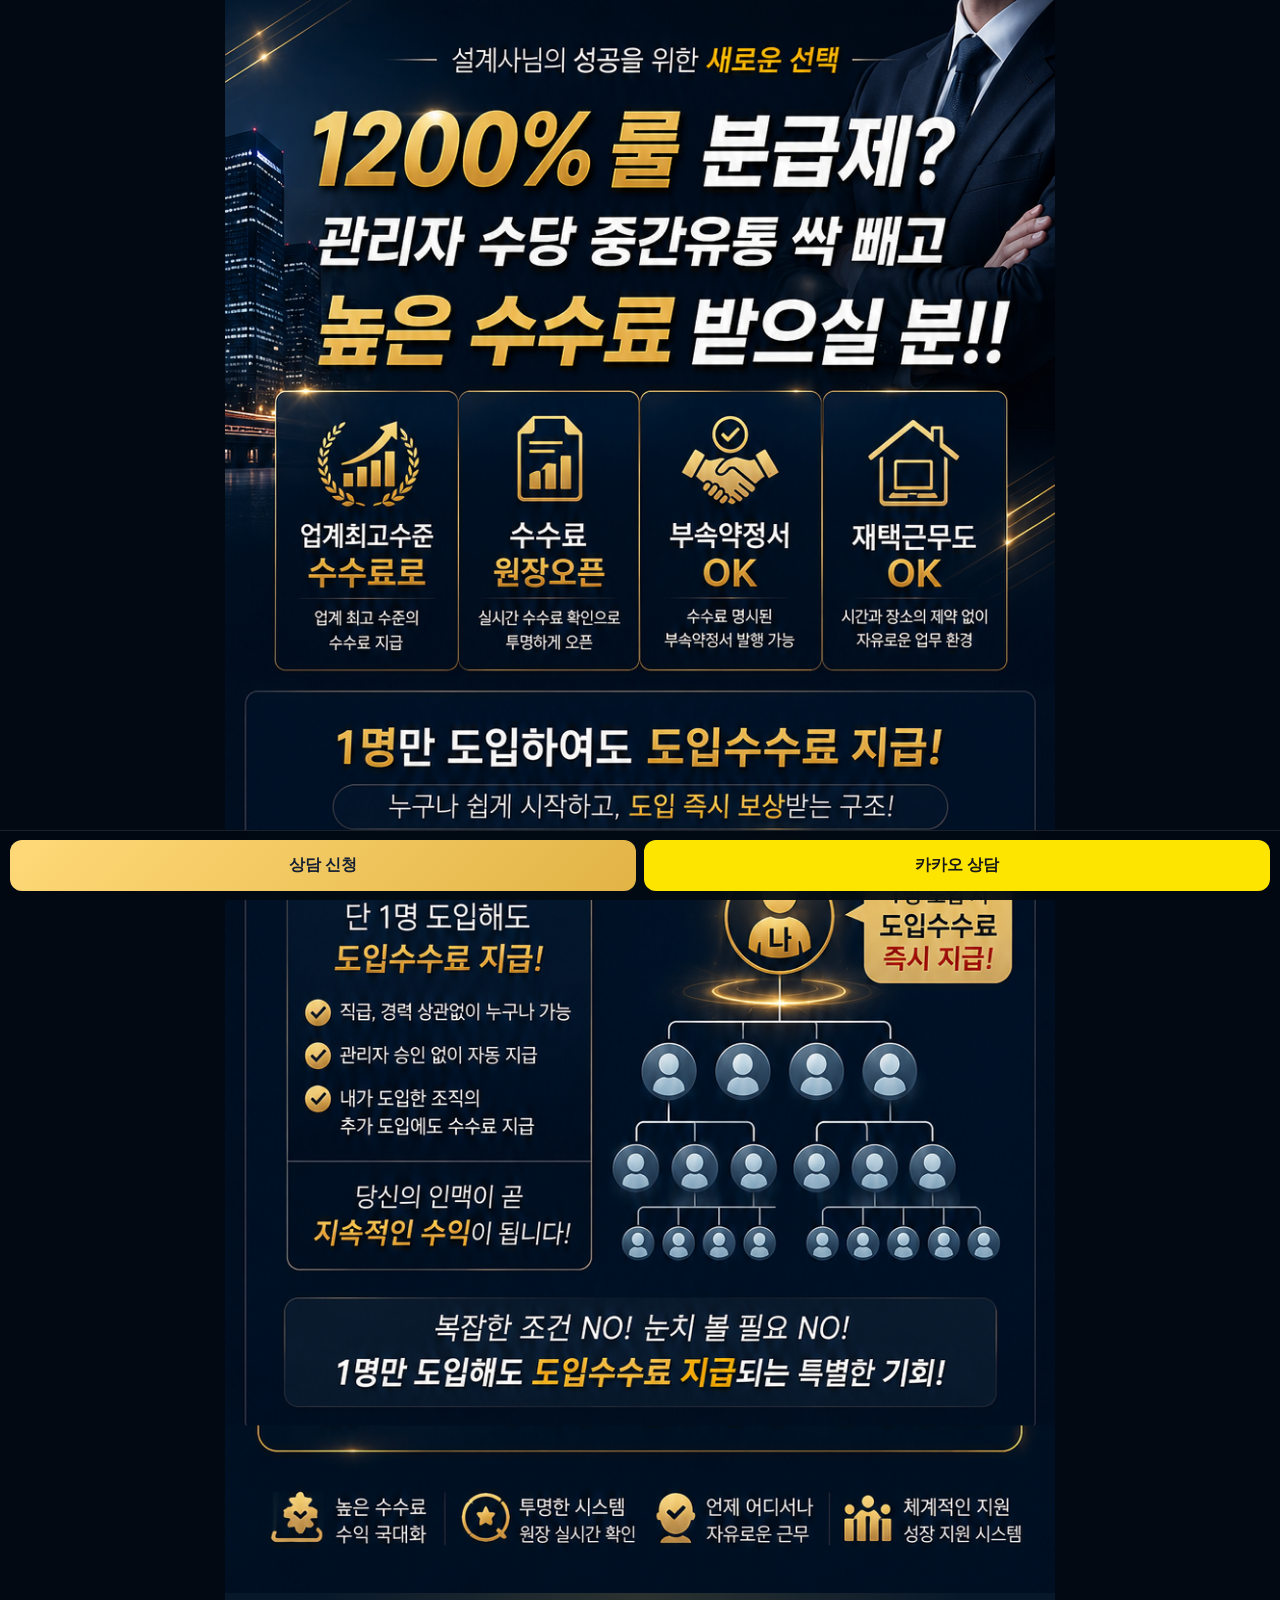
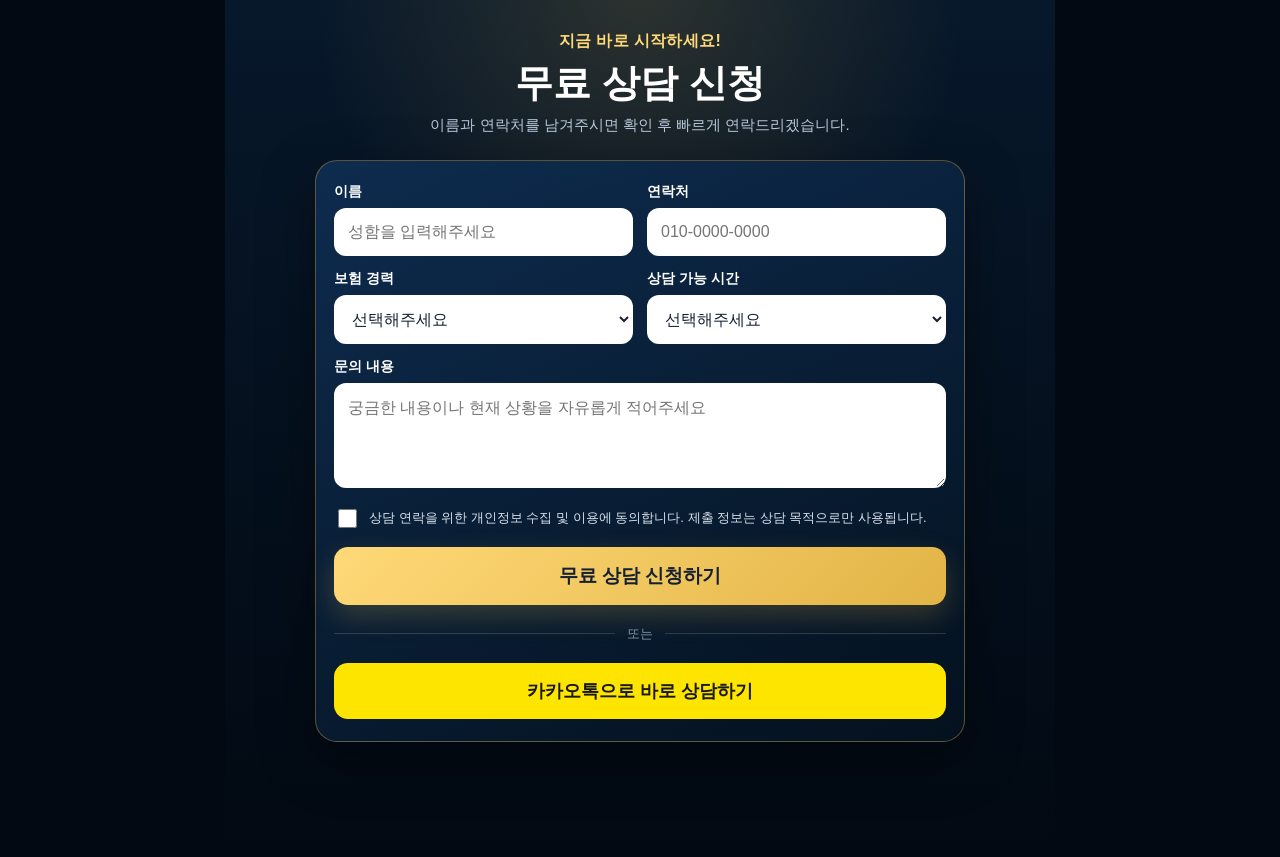
<file: 02-리크루팅랜딩페이지1/index.html>
<!DOCTYPE html>
<html lang="ko">
<head>
<meta charset="UTF-8">
<meta name="viewport" content="width=device-width, initial-scale=1.0, viewport-fit=cover">
<meta name="description" content="높은 수수료, 수수료 원장 공개, 부속약정서, 재택근무 및 도입수수료 상담">
<title>높은 수수료를 받으셔야죠</title>

<meta property="og:title" content="높은 수수료를 받으셔야죠">
<meta property="og:description" content="관리자 수당과 중간유통을 줄인 투명한 수수료 구조">
<meta property="og:image" content="https://ai-insurance-recruit.vercel.app/og-image.png">
<meta property="og:image:secure_url" content="https://ai-insurance-recruit.vercel.app/og-image.png">
<meta property="og:image:type" content="image/png">
<meta property="og:url" content="https://ai-insurance-recruit.vercel.app/">
<meta property="og:type" content="website">
<meta name="twitter:card" content="summary_large_image">
<meta name="twitter:title" content="높은 수수료를 받으셔야죠">
<meta name="twitter:description" content="수수료 원장 공개 · 부속약정서 OK · 재택근무 OK">
<meta name="twitter:image" content="https://ai-insurance-recruit.vercel.app/og-image.png">

<style>
:root{
  --navy:#061426;
  --navy2:#0c2747;
  --gold:#e2b446;
  --gold2:#ffd978;
  --white:#fff;
  --muted:#b8c7d9;
  --line:rgba(226,180,70,.38);
}
*{box-sizing:border-box}
html{scroll-behavior:smooth}
body{
  margin:0;
  background:#020912;
  color:var(--white);
  font-family:-apple-system,BlinkMacSystemFont,"Pretendard","Noto Sans KR","Segoe UI",Arial,sans-serif;
}
img{display:block;width:100%;height:auto}
.page{
  width:min(830px,100%);
  margin:0 auto;
  overflow:hidden;
  background:linear-gradient(180deg,#07182b,#020912);
}
.hero{background:#03101f}
.hero img{width:100%}
.apply{
  padding:38px 16px 115px;
  background:
    radial-gradient(circle at 50% 0,rgba(226,180,70,.17),transparent 34%),
    linear-gradient(180deg,#07182b,#020912);
}
.heading{text-align:center;margin:0 auto 22px}
.heading .eyebrow{
  color:var(--gold2);
  font-weight:900;
  font-size:16px;
  letter-spacing:.02em;
}
.heading h1{
  margin:8px 0 7px;
  font-size:clamp(28px,7vw,38px);
  line-height:1.22;
}
.heading p{
  margin:0;
  color:var(--muted);
  font-size:15px;
  line-height:1.65;
}
.form{
  max-width:650px;
  margin:auto;
  padding:22px 18px;
  border:1px solid var(--line);
  border-radius:22px;
  background:linear-gradient(155deg,rgba(14,45,80,.97),rgba(4,17,31,.99));
  box-shadow:0 18px 55px rgba(0,0,0,.38);
}
.grid{
  display:grid;
  grid-template-columns:1fr 1fr;
  gap:14px;
}
.field.full{grid-column:1/-1}
.field label{
  display:block;
  margin:0 0 7px;
  font-size:14px;
  font-weight:900;
}
.field input,.field select,.field textarea{
  width:100%;
  border:1px solid rgba(255,255,255,.16);
  border-radius:12px;
  background:#fff;
  color:#172033;
  padding:14px 13px;
  font:inherit;
  font-size:16px;
  outline:none;
}
.field input:focus,.field select:focus,.field textarea:focus{
  border-color:var(--gold);
  box-shadow:0 0 0 3px rgba(226,180,70,.17);
}
.field textarea{min-height:105px;resize:vertical}
.agree{
  display:flex;
  gap:9px;
  align-items:flex-start;
  margin:16px 0;
  color:#d8e2ee;
  font-size:13px;
  line-height:1.55;
}
.agree input{width:19px;height:19px;margin-top:1px;flex:none}
.submit{
  width:100%;
  min-height:58px;
  border:0;
  border-radius:14px;
  background:linear-gradient(135deg,var(--gold2),var(--gold));
  color:#152033;
  font-size:19px;
  font-weight:950;
  cursor:pointer;
  box-shadow:0 11px 28px rgba(226,180,70,.22);
}
.submit:disabled{opacity:.65;cursor:wait}
.status{
  display:none;
  margin-top:12px;
  padding:12px;
  border-radius:11px;
  text-align:center;
  font-weight:800;
}
.status.err{display:block;background:#fff0f0;color:#a62828}
.or{
  display:flex;
  align-items:center;
  gap:12px;
  margin:20px 0;
  color:#8395aa;
  font-size:13px;
}
.or:before,.or:after{content:"";height:1px;flex:1;background:rgba(255,255,255,.14)}
.kakao{
  display:flex;
  align-items:center;
  justify-content:center;
  width:100%;
  min-height:56px;
  border-radius:14px;
  background:#fee500;
  color:#191919;
  text-decoration:none;
  font-size:18px;
  font-weight:950;
}
.phone{
  display:flex;
  justify-content:center;
  margin-top:16px;
  color:#e5edf7;
  text-decoration:none;
  font-size:17px;
  font-weight:900;
}
.notice{
  margin:15px 0 0;
  color:#8ea1b7;
  text-align:center;
  font-size:12px;
  line-height:1.65;
}
.sticky{
  position:fixed;
  left:0;right:0;bottom:0;
  z-index:40;
  display:grid;
  grid-template-columns:1fr 1fr;
  gap:8px;
  padding:9px 10px calc(9px + env(safe-area-inset-bottom));
  background:rgba(2,9,18,.94);
  backdrop-filter:blur(11px);
  border-top:1px solid rgba(255,255,255,.1);
}
.sticky a{
  min-height:51px;
  display:flex;
  align-items:center;
  justify-content:center;
  border-radius:12px;
  text-decoration:none;
  font-weight:950;
}
.sticky .applyBtn{background:linear-gradient(135deg,var(--gold2),var(--gold));color:#152033}
.sticky .kakaoBtn{background:#fee500;color:#191919}
.completion{
  display:none;
  position:fixed;
  inset:0;
  z-index:100;
  padding:24px;
  align-items:center;
  justify-content:center;
  background:rgba(1,7,14,.97);
}
.completion.show{display:flex}
.completion-card{
  position:relative;
  width:min(450px,100%);
  padding:36px 22px 24px;
  border:1px solid var(--line);
  border-radius:24px;
  background:linear-gradient(155deg,#102f53,#061426);
  text-align:center;
  box-shadow:0 25px 80px rgba(0,0,0,.5);
}
.completion-icon{
  width:74px;height:74px;
  display:grid;place-items:center;
  margin:0 auto 18px;
  border-radius:50%;
  background:linear-gradient(135deg,var(--gold2),var(--gold));
  color:#152033;
  font-size:38px;
  font-weight:950;
}
.completion h2{margin:0 0 9px;font-size:29px}
.completion p{margin:0;color:#c6d4e3;line-height:1.7}
.completion-actions{
  display:grid;
  grid-template-columns:1fr 1fr;
  gap:9px;
  margin-top:21px;
}
.completion-actions a,.completion-actions button{
  border:0;
  border-radius:12px;
  padding:14px 8px;
  font:inherit;
  font-weight:900;
  text-decoration:none;
  cursor:pointer;
}
.completion-actions .call{background:#fff;color:#152033}
.completion-actions .kakao2{background:#fee500;color:#191919}
.close{
  position:absolute;
  top:12px;right:12px;
  width:40px;height:40px;
  border:0;border-radius:50%;
  background:rgba(255,255,255,.12);
  color:#fff;
  font-size:24px;
  cursor:pointer;
}
@media(max-width:560px){
  .grid{grid-template-columns:1fr}
  .field.full{grid-column:auto}
  .apply{padding-left:13px;padding-right:13px}
  .form{padding:20px 15px}
  .completion-actions{grid-template-columns:1fr}
}
</style>
</head>

<body>
<div class="page">
  <section class="hero">
    <img src="og-image.png" alt="높은 수수료와 도입수수료 안내">
  </section>

  <section class="apply" id="apply">
    <div class="heading">
      <div class="eyebrow">지금 바로 시작하세요!</div>
      <h1>무료 상담 신청</h1>
      <p>이름과 연락처를 남겨주시면 확인 후 빠르게 연락드리겠습니다.</p>
    </div>

    <form class="form" id="recruitForm">
      <div class="grid">
        <div class="field">
          <label for="name">이름</label>
          <input id="name" name="name" autocomplete="name" required placeholder="성함을 입력해주세요">
        </div>

        <div class="field">
          <label for="phone">연락처</label>
          <input id="phone" name="phone" type="tel" inputmode="numeric" autocomplete="tel" required placeholder="010-0000-0000">
        </div>

        <div class="field">
          <label for="career">보험 경력</label>
          <select id="career" name="career" required>
            <option value="">선택해주세요</option>
            <option>신입</option>
            <option>1년 미만</option>
            <option>1~3년</option>
            <option>3~5년</option>
            <option>5년 이상</option>
            <option>팀장·지사장 경력</option>
          </select>
        </div>

        <div class="field">
          <label for="time">상담 가능 시간</label>
          <select id="time" name="time" required>
            <option value="">선택해주세요</option>
            <option>오전 9시~12시</option>
            <option>오후 12시~3시</option>
            <option>오후 3시~6시</option>
            <option>저녁 6시 이후</option>
          </select>
        </div>

        <div class="field full">
          <label for="message">문의 내용</label>
          <textarea id="message" name="message" placeholder="궁금한 내용이나 현재 상황을 자유롭게 적어주세요"></textarea>
        </div>
      </div>

      <label class="agree">
        <input type="checkbox" required>
        <span>상담 연락을 위한 개인정보 수집 및 이용에 동의합니다. 제출 정보는 상담 목적으로만 사용됩니다.</span>
      </label>

      <button class="submit" type="submit">무료 상담 신청하기</button>
      <div id="formStatus" class="status"></div>

      <div class="or">또는</div>

      <a class="kakao" href="https://open.kakao.com/o/sPtglPDi" target="_blank" rel="noopener">
        카카오톡으로 바로 상담하기
      </a>

    </form>
  </section>
</div>

<div class="sticky">
  <a class="applyBtn" href="#apply">상담 신청</a>
  <a class="kakaoBtn" href="https://open.kakao.com/o/sPtglPDi" target="_blank" rel="noopener">카카오 상담</a>
</div>

<div class="completion" id="completionPage" aria-live="polite">
  <div class="completion-card">
    <button class="close" id="completionClose" type="button" aria-label="닫기">×</button>
    <div class="completion-icon">✓</div>
    <h2>접수가 완료되었습니다</h2>
    <p>상담 신청이 정상적으로 접수되었습니다.<br>확인 후 빠르게 연락드리겠습니다.</p>
    <div class="completion-actions">
      <a class="call" href="tel:01087958502">전화 상담</a>
      <a class="kakao2" href="https://open.kakao.com/o/sPtglPDi" target="_blank" rel="noopener">카카오 상담</a>
    </div>
  </div>
</div>

<script>
(function(){
  const SUPABASE_URL='https://pzlxrlkvbrufhimyglyo.supabase.co';
  const SUPABASE_KEY='sb_publishable_WE6jk24ys0guHE1INCZv-w_cmd-HqOd';

  const form=document.getElementById('recruitForm');
  const completion=document.getElementById('completionPage');
  const completionClose=document.getElementById('completionClose');
  const statusBox=document.getElementById('formStatus');
  const phone=document.getElementById('phone');

  phone.addEventListener('input',function(){
    let n=this.value.replace(/\D/g,'').slice(0,11);
    if(n.length>7) this.value=n.replace(/(\d{3})(\d{4})(\d{1,4})/,'$1-$2-$3');
    else if(n.length>3) this.value=n.replace(/(\d{3})(\d{1,4})/,'$1-$2');
    else this.value=n;
  });

  function closeCompletion(){
    completion.classList.remove('show');
    document.body.style.removeProperty('overflow');
    window.scrollTo({top:0,behavior:'smooth'});
  }

  completionClose.addEventListener('click',closeCompletion);
  completion.addEventListener('click',e=>{
    if(e.target===completion) closeCompletion();
  });

  form.addEventListener('submit',async function(e){
    e.preventDefault();
    if(!form.reportValidity()) return;

    const btn=form.querySelector('button[type="submit"]');
    const old=btn.textContent;
    btn.disabled=true;
    btn.textContent='접수 중...';
    statusBox.className='status';

    const fd=new FormData(form);
    const message=(fd.get('message')||'').toString().trim();

    const payload={
      name:(fd.get('name')||'').toString().trim(),
      phone:(fd.get('phone')||'').toString().trim(),
      age_group:(fd.get('career')||'').toString(),
      status:'신규',
      source:'도입수수료 랜딩페이지',
      available_time:(fd.get('time')||'').toString(),
      interest:'높은 수수료 및 도입수수료 상담',
      memo:message || '도입수수료 랜딩페이지 상담 신청',
      message:message
    };

    try{
      const r=await fetch(SUPABASE_URL+'/rest/v1/customers',{
        method:'POST',
        headers:{
          apikey:SUPABASE_KEY,
          Authorization:'Bearer '+SUPABASE_KEY,
          'Content-Type':'application/json',
          Prefer:'return=minimal'
        },
        body:JSON.stringify(payload)
      });

      if(!r.ok) throw new Error(await r.text());

      form.reset();
      completion.classList.add('show');
      document.body.style.overflow='hidden';
      window.scrollTo(0,0);
    }catch(err){
      console.error(err);
      statusBox.textContent='접수에 실패했습니다. 카카오톡 또는 전화로 문의해주세요.';
      statusBox.className='status err';
    }finally{
      btn.disabled=false;
      btn.textContent=old;
    }
  });
})();
</script>
</body>
</html>
</file>
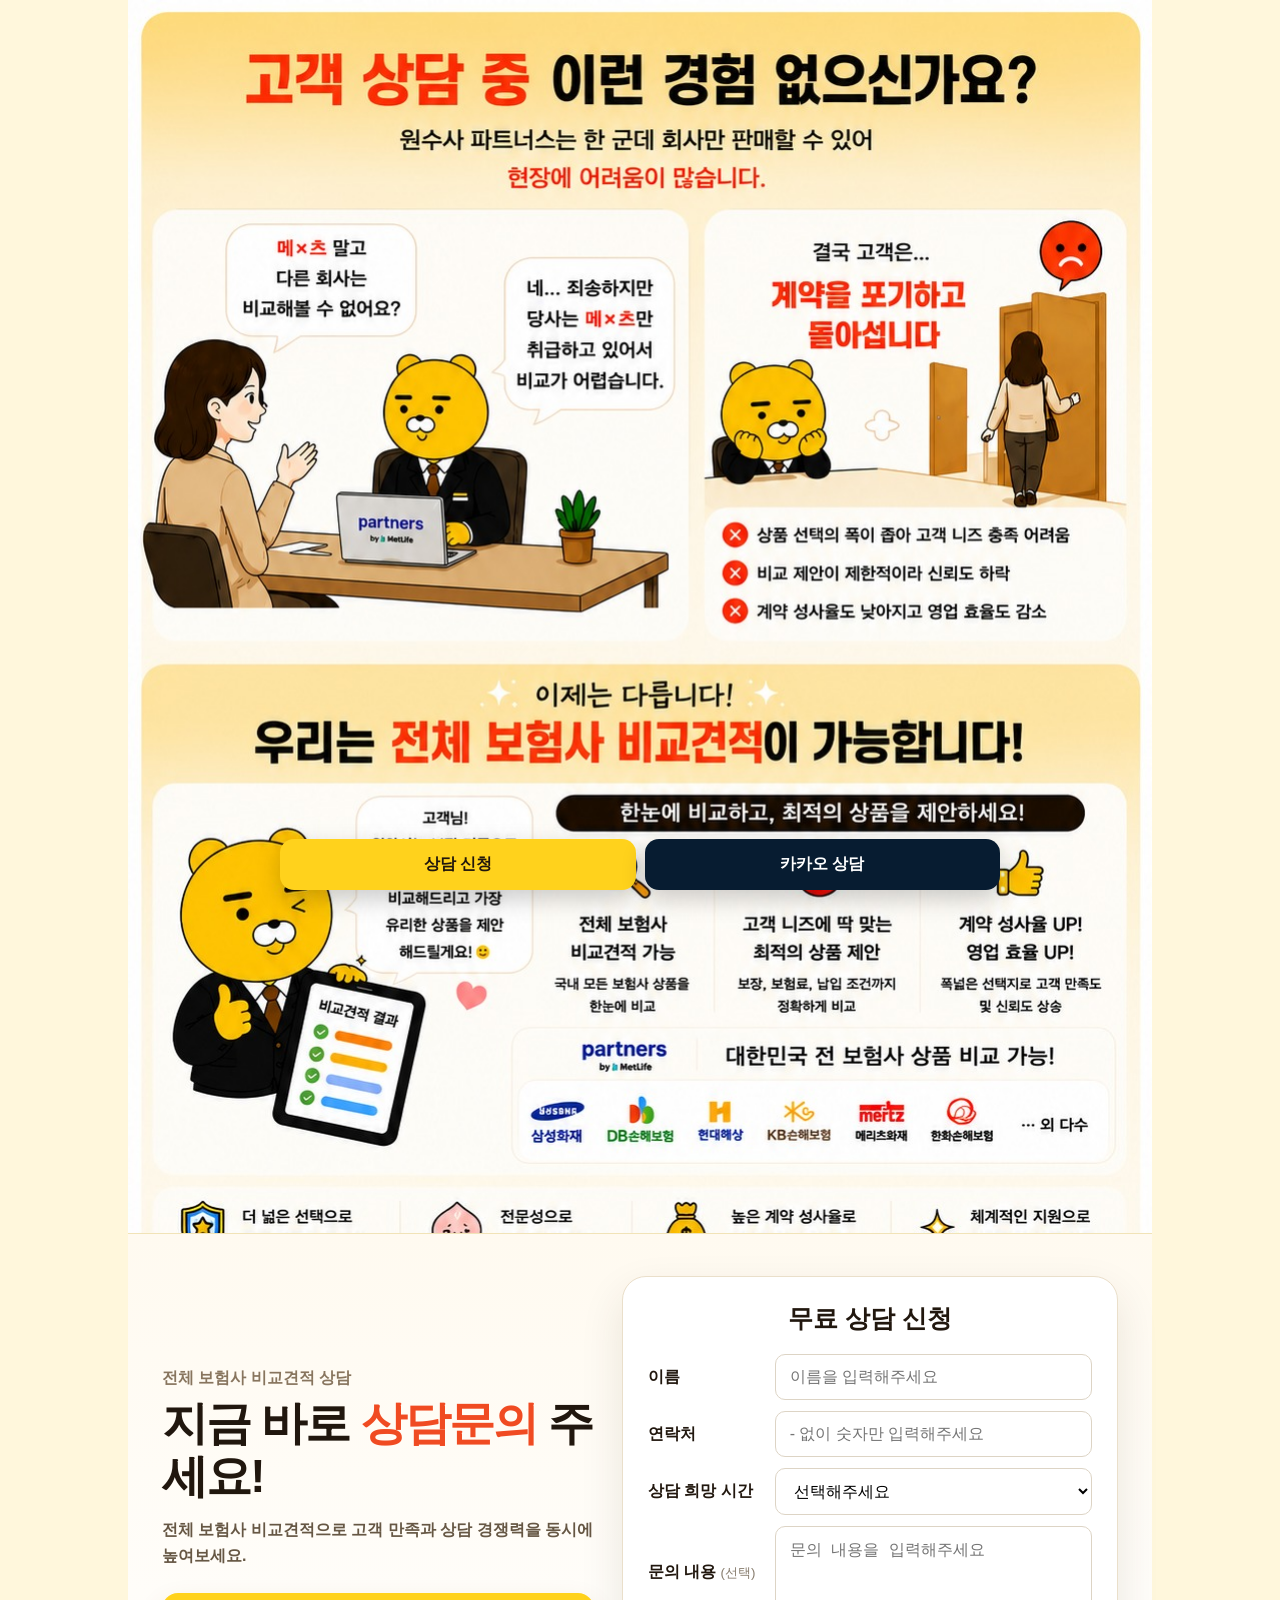
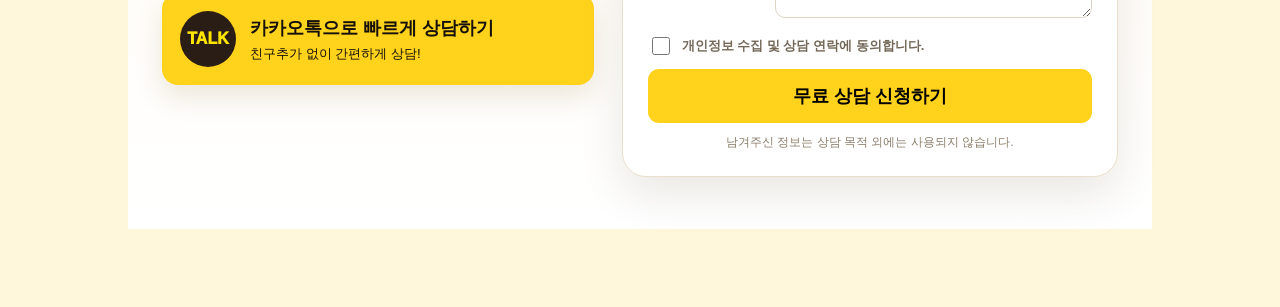
<file: 06-전체보험비교/index.html>
<!doctype html>
<html lang="ko">
<head>
  <meta charset="utf-8">
  <meta name="viewport" content="width=device-width,initial-scale=1,viewport-fit=cover">
  <title>전체 보험사 비교견적 상담</title>
  <meta name="description" content="전체 보험사 비교견적으로 고객에게 더 적합한 보험 상품을 제안합니다.">
  <meta name="theme-color" content="#ffd21c">
  <meta property="og:title" content="전체 보험사 비교견적 상담">
  <meta property="og:description" content="한 회사만이 아닌 전체 보험사를 비교해보세요.">
  <meta property="og:image" content="/landing-main.jpg">
  <link rel="stylesheet" href="./style.css">
</head>
<body>
  <main class="page">
    <img class="main-image" src="./landing-main.jpg?v=3" alt="전체 보험사 비교견적 안내">

    <section class="consult-section" id="consult">
      <div class="consult-copy">
        <p class="eyebrow">전체 보험사 비교견적 상담</p>
        <h1>지금 바로 <em>상담문의</em> 주세요!</h1>
        <p class="description">
          전체 보험사 비교견적으로 고객 만족과 상담 경쟁력을 동시에 높여보세요.
        </p>

        <a class="kakao-large" id="kakaoBtn" href="https://open.kakao.com/o/sPtglPDi" target="_blank" rel="noopener">
          <span class="talk">TALK</span>
          <span><strong>카카오톡으로 빠르게 상담하기</strong><small>친구추가 없이 간편하게 상담!</small></span>
        </a>
      </div>

      <form id="leadForm" class="lead-form">
        <h2>무료 상담 신청</h2>

        <label>
          <span>이름</span>
          <input name="name" type="text" autocomplete="name" placeholder="이름을 입력해주세요" required>
        </label>

        <label>
          <span>연락처</span>
          <input name="phone" type="tel" inputmode="numeric" autocomplete="tel"
                 placeholder="- 없이 숫자만 입력해주세요" required>
        </label>

        <label>
          <span>상담 희망 시간</span>
          <select name="preferred_time" required>
            <option value="">선택해주세요</option>
            <option>오전 9시~12시</option>
            <option>오후 12시~3시</option>
            <option>오후 3시~6시</option>
            <option>저녁 6시 이후</option>
          </select>
        </label>

        <label>
          <span>문의 내용 <small>(선택)</small></span>
          <textarea name="message" placeholder="문의 내용을 입력해주세요"></textarea>
        </label>

        <label class="agree">
          <input type="checkbox" required>
          <span>개인정보 수집 및 상담 연락에 동의합니다.</span>
        </label>

        <button id="submitBtn" type="submit">무료 상담 신청하기</button>
        <p class="notice">남겨주신 정보는 상담 목적 외에는 사용되지 않습니다.</p>
      </form>
    </section>
  </main>

  <nav class="sticky-actions">
    <a href="#consult">상담 신청</a>
    <a id="stickyKakao" href="https://open.kakao.com/o/sPtglPDi" target="_blank" rel="noopener">카카오 상담</a>
  </nav>

  <div id="completeModal" class="modal" aria-hidden="true">
    <div class="modal-card">
      <div class="check">✓</div>
      <h2>접수가 완료되었습니다.</h2>
      <p>전문 상담사가 확인 후 빠르게 연락드리겠습니다.</p>
      <button id="closeModal" type="button">확인</button>
    </div>
  </div>
  <script src="./script.js?v=10"></script>
</body>
</html>
</file>
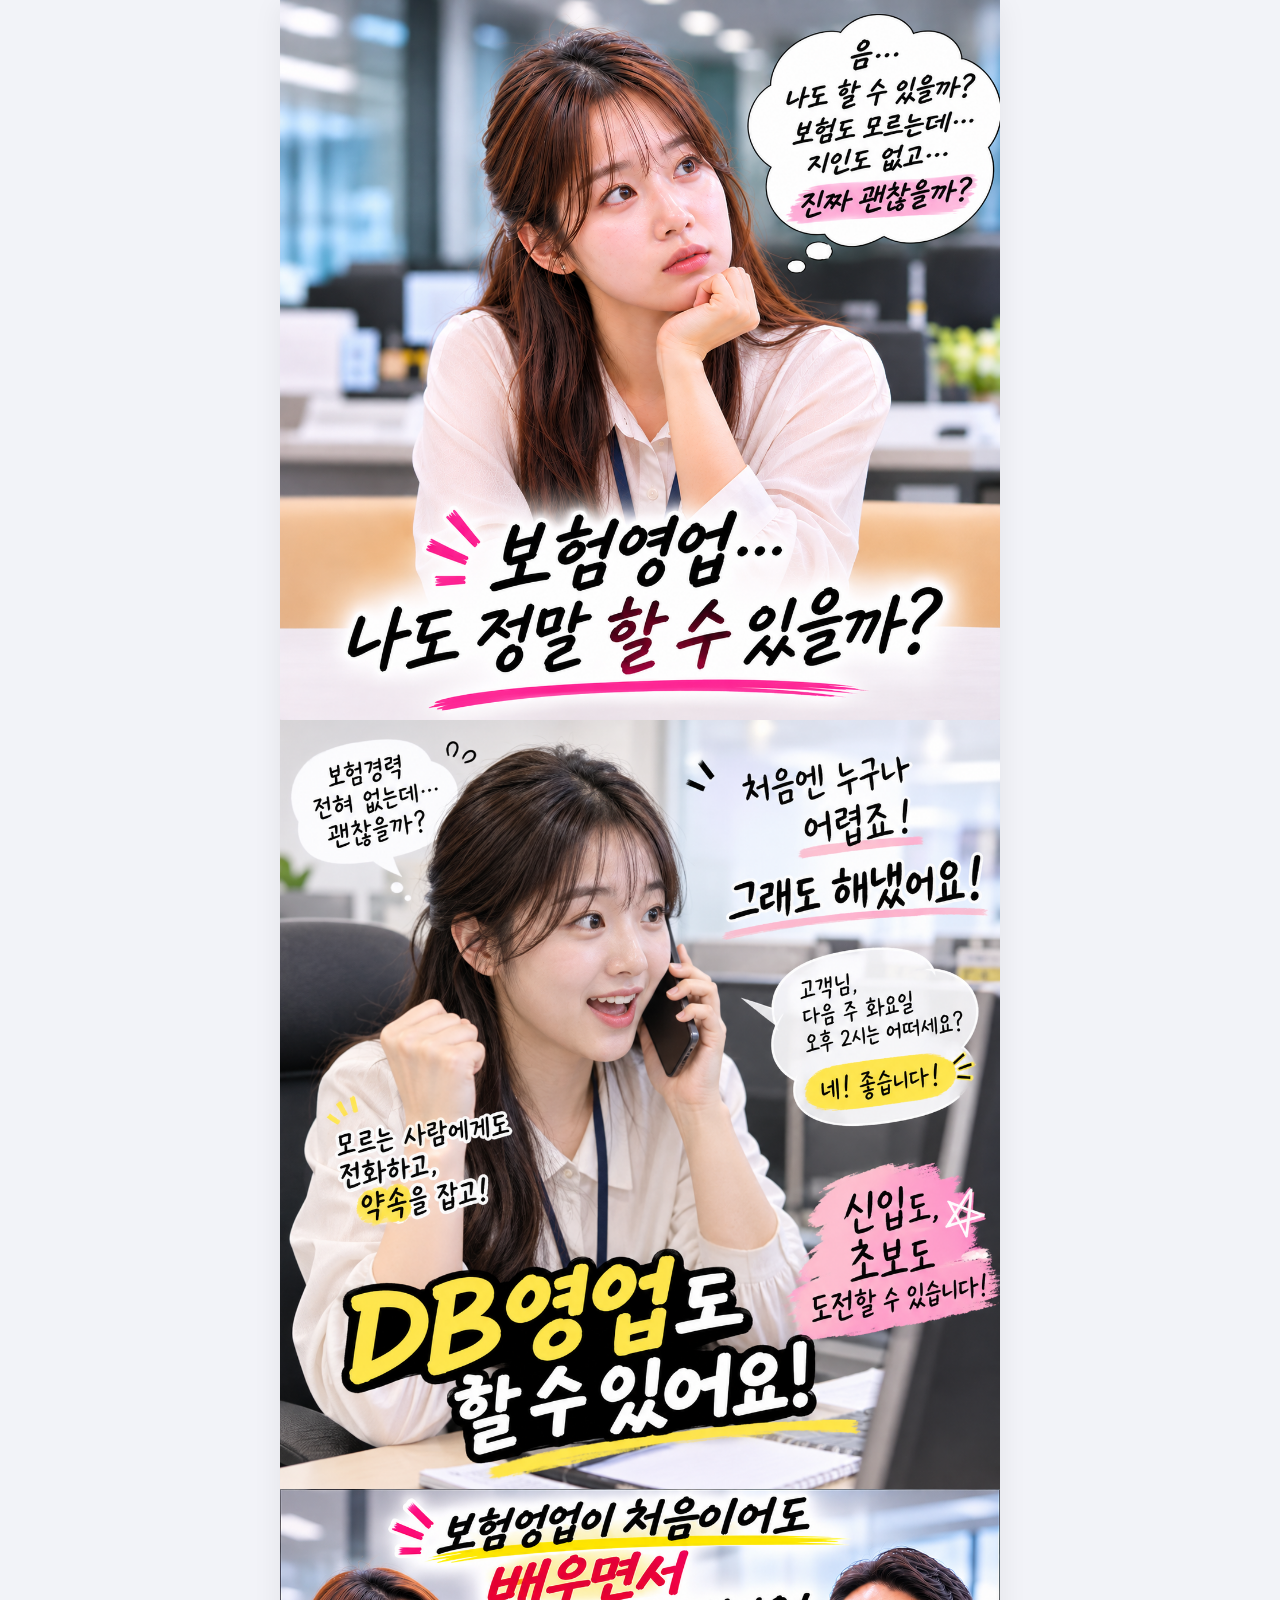
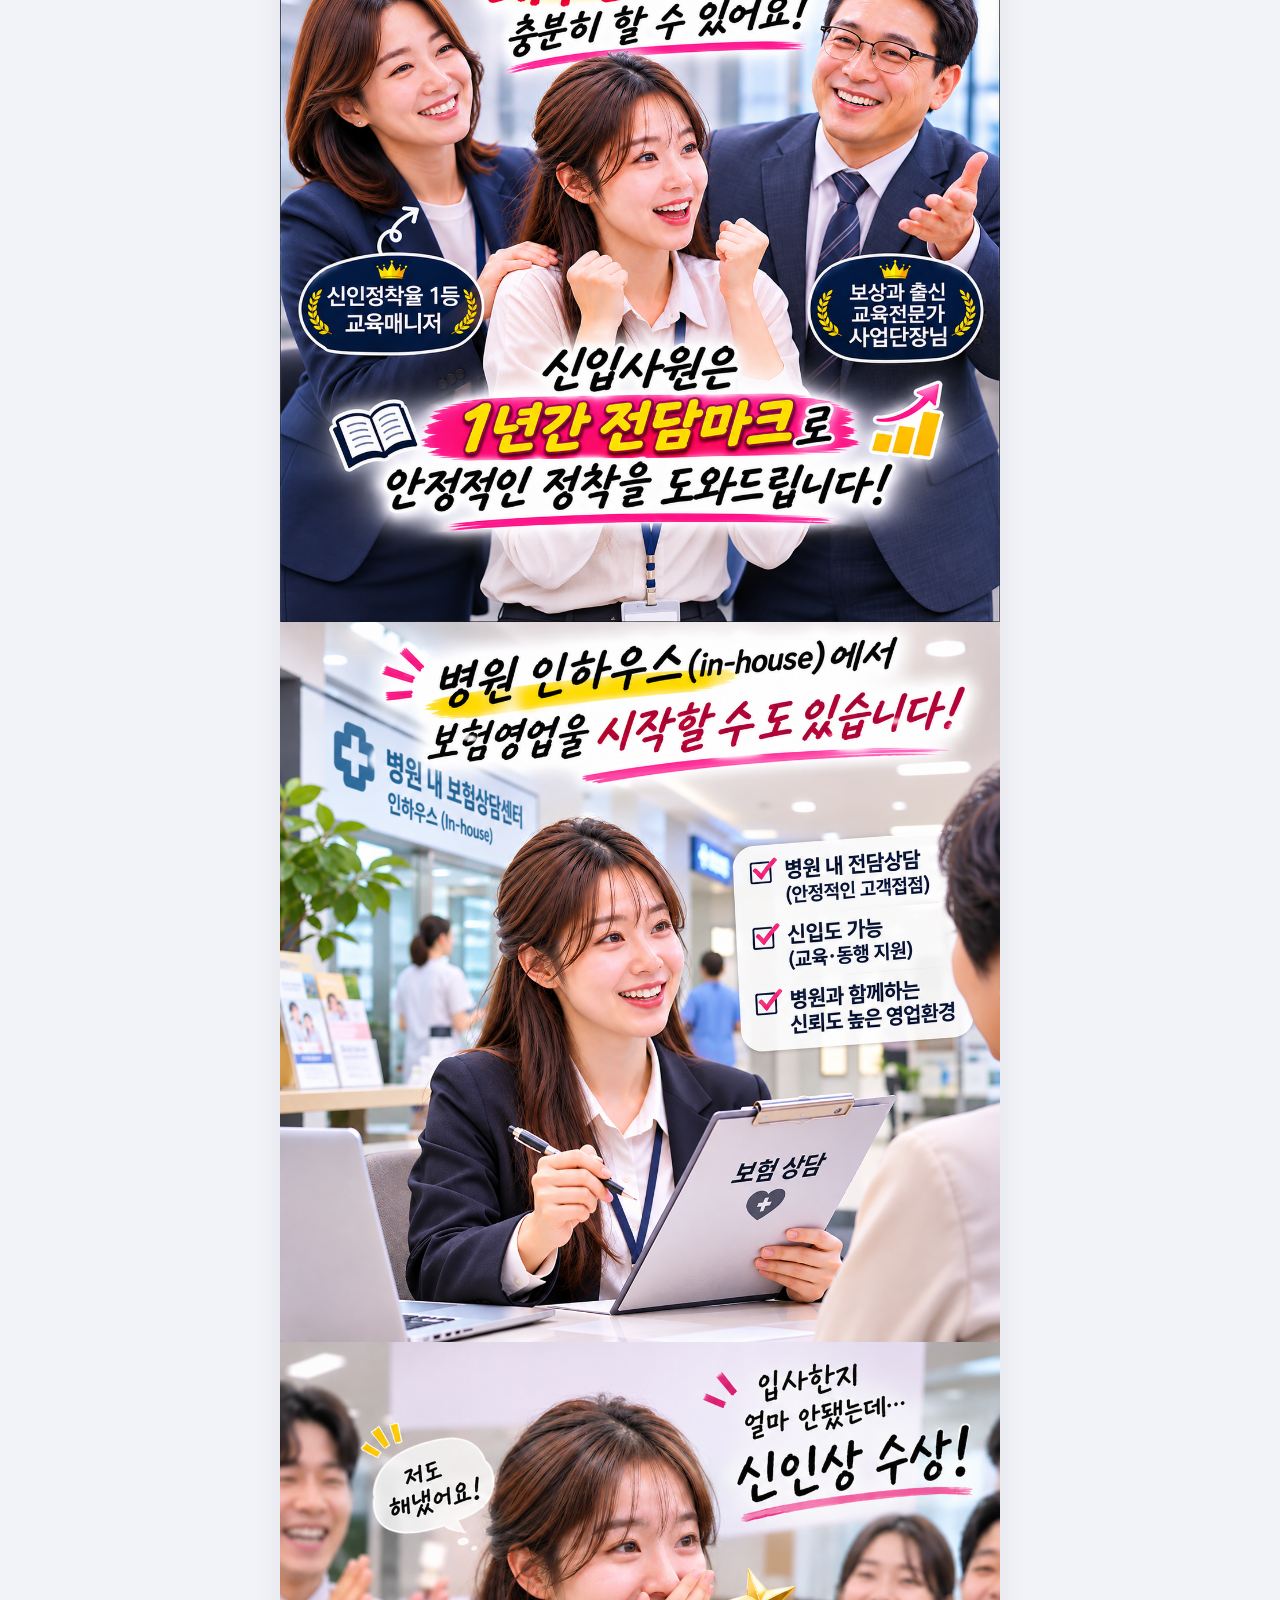
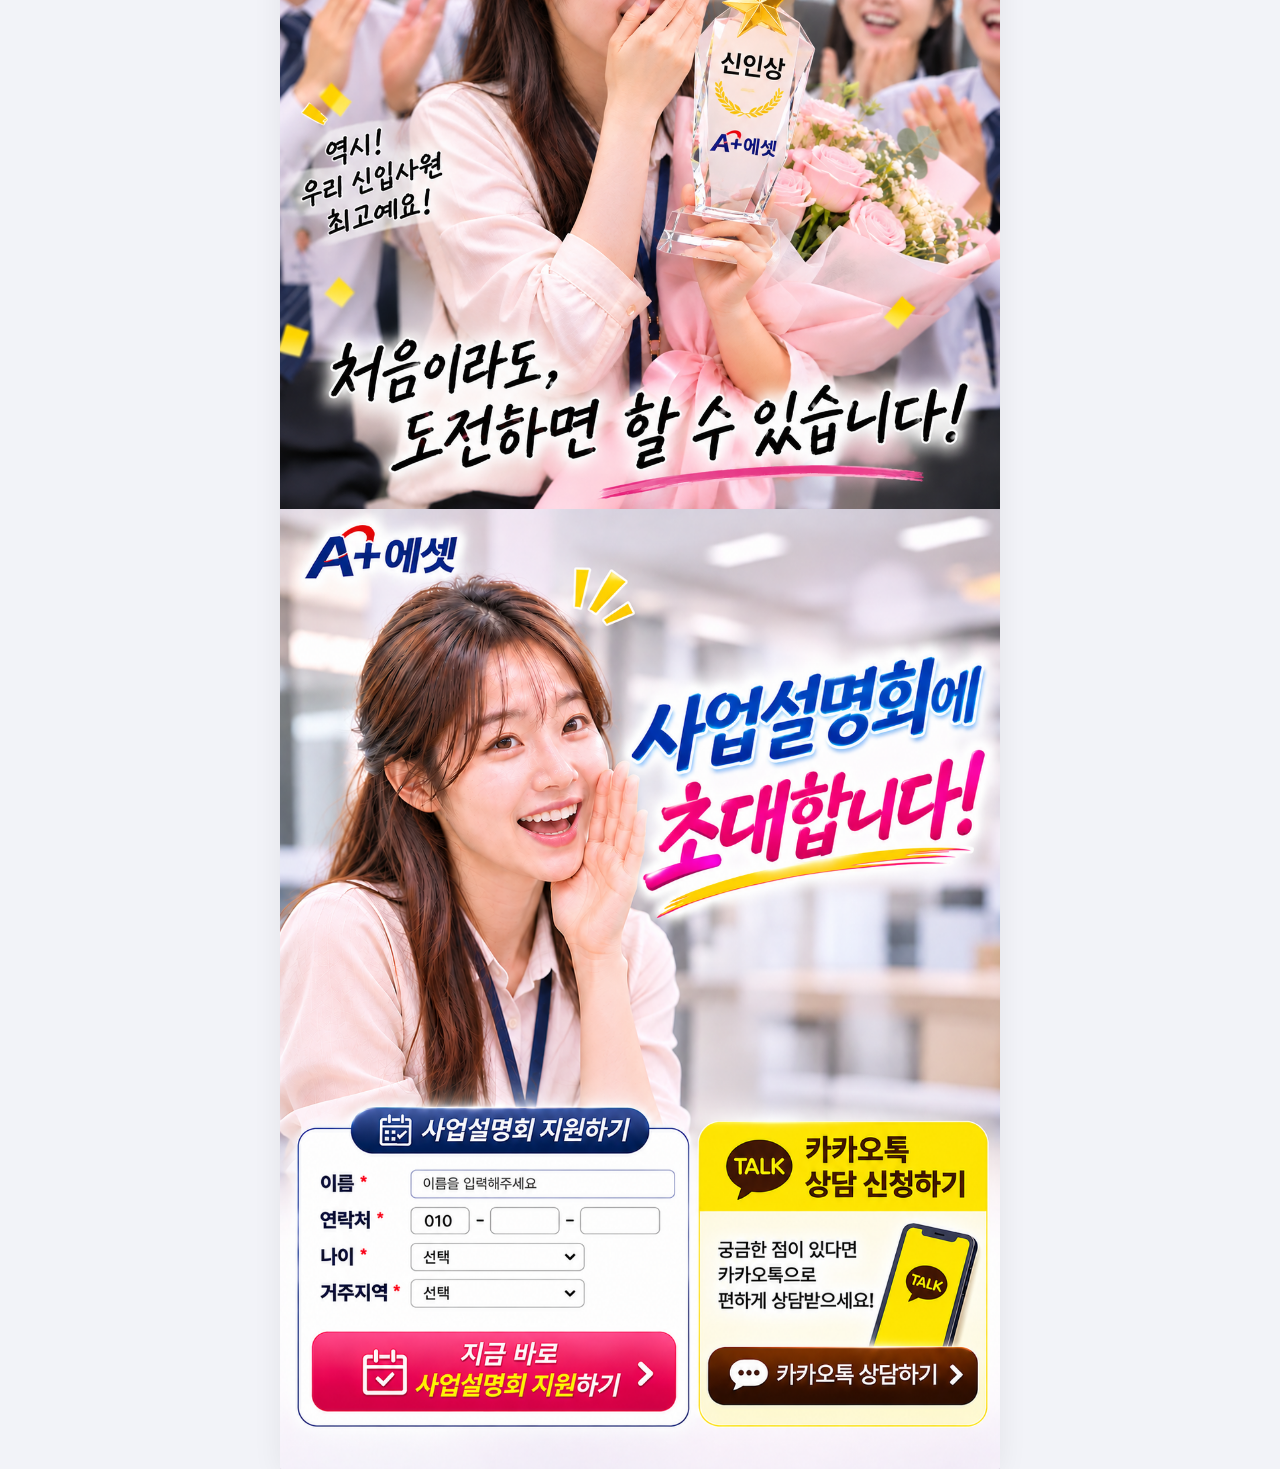
<file: 07-배달보험랜딩/index.html>
<!doctype html>
<html lang="ko">
<head>
  <meta charset="utf-8">
  <meta name="viewport" content="width=device-width,initial-scale=1,viewport-fit=cover">
  <meta name="theme-color" content="#ffffff">

  <title>A+에셋 사업설명회</title>
  <meta name="description" content="">

  <meta property="og:type" content="website">
  <meta property="og:title" content="장소: 서면 정준호 뷔페 (식사제공^^)">
  <meta property="og:description" content="">
  <meta property="og:image" content="https://aplus-recruit.vercel.app/og-image.png">
  <meta property="og:image:width" content="1648">
  <meta property="og:image:height" content="928">

  <style>
    * {
      box-sizing: border-box;
    }

    html, body {
      margin: 0;
    }

    body {
      background: #f2f3f8;
      font-family: system-ui, 'Malgun Gothic', sans-serif;
    }

    body.form-open {
      overflow: hidden;
    }

    .wrap {
      width: min(100%, 720px);
      margin: auto;
      background: white;
      box-shadow: 0 4px 28px #0001;
    }

    .panel img {
      width: 100%;
      height: auto;
      display: block;
    }

    .last {
      position: relative;
    }

    /* 기존 이미지의 분홍색 신청 버튼 위치 */
 .apply-button {
  position: absolute;
  z-index: 5;
  left: 4%;
  top: 65%;
  width: 52%;
  height: 29%;
  border: 0;
  background: transparent;
  cursor: pointer;
  font-size: 0;
  color: transparent;
}

/* 오른쪽 카카오톡 이미지 전체 클릭 영역 */
.kakao {
  position: absolute;
  z-index: 5;
  left: 58%;
  top: 65%;
  width: 39%;
  height: 29%;
  border-radius: 12px;
}

    .apply-button:focus-visible,
    .kakao:focus-visible {
      outline: 3px solid #1164e9;
      outline-offset: -3px;
    }

    /* 신청서 팝업 */
    .modal {
      position: fixed;
      inset: 0;
      z-index: 100;
      display: none;
      align-items: center;
      justify-content: center;
      padding: 18px;
      background: rgba(0, 0, 0, .65);
    }

    .modal.open {
      display: flex;
    }

    .dialog {
      position: relative;
      width: min(100%, 480px);
      max-height: 94dvh;
      overflow-y: auto;
      background: #fff;
      border-radius: 20px;
      padding: 30px 26px;
      box-shadow: 0 20px 60px #0004;
    }

    .close-button {
      position: absolute;
      right: 16px;
      top: 14px;
      width: 38px;
      height: 38px;
      border: 0;
      border-radius: 50%;
      background: #f0f2f6;
      color: #333;
      font-size: 26px;
      cursor: pointer;
    }

    .dialog h2 {
      margin: 0 40px 8px 0;
      font-size: 25px;
      color: #142447;
    }

    .intro {
      margin: 0 0 24px;
      color: #667085;
      font-size: 15px;
      line-height: 1.6;
    }

    .field {
      margin-bottom: 18px;
    }

    .field label {
      display: block;
      margin-bottom: 8px;
      font-size: 15px;
      font-weight: 700;
      color: #26364d;
    }

    .field input,
    .field select {
      display: block;
      width: 100%;
      height: 54px;
      padding: 0 15px;
      border: 1px solid #cbd3df;
      border-radius: 11px;
      background: #fff;
      color: #202939;
      font: inherit;
      font-size: 16px;
    }

    .field input:focus,
    .field select:focus {
      outline: 2px solid #2057c8;
      border-color: #2057c8;
    }

    .agree {
      display: flex;
      align-items: flex-start;
      gap: 10px;
      margin: 20px 0 12px;
      font-size: 14px;
      color: #344054;
      line-height: 1.5;
      cursor: pointer;
    }

    .agree input {
      width: 20px;
      height: 20px;
      margin: 0;
      flex: none;
      accent-color: #e91b70;
    }

    .privacy-info {
      margin: 0 0 22px;
      padding: 12px;
      background: #f6f7fa;
      border-radius: 10px;
      font-size: 12px;
      line-height: 1.7;
      color: #596579;
    }

    .submit-button {
      width: 100%;
      min-height: 56px;
      border: 0;
      border-radius: 12px;
      background: #e91b70;
      color: white;
      font-size: 18px;
      font-weight: 800;
      cursor: pointer;
    }

    .submit-button:disabled {
      opacity: .6;
      cursor: wait;
    }

    .result {
      margin: 14px 0 0;
      color: #ad123c;
      font-size: 14px;
      line-height: 1.5;
      text-align: center;
      min-height: 1em;
    }

    .success {
      display: none;
      text-align: center;
      padding: 25px 0;
    }

    .success.show {
      display: block;
    }

    .success-icon {
      width: 70px;
      height: 70px;
      margin: 0 auto 20px;
      border-radius: 50%;
      display: grid;
      place-items: center;
      background: #e7f7ed;
      color: #159447;
      font-size: 40px;
      font-weight: 800;
    }

    .success p {
      color: #667085;
      line-height: 1.7;
    }

    .done-button {
      margin-top: 16px;
      padding: 14px 40px;
      border: 0;
      border-radius: 10px;
      background: #164cbd;
      color: #fff;
      font-size: 16px;
      font-weight: 700;
      cursor: pointer;
    }

    /* 모바일에서는 신청서 전체 화면 */
    @media (max-width: 600px) {
      .modal {
        padding: 0;
        align-items: stretch;
      }

      .dialog {
        width: 100%;
        max-height: 100dvh;
        height: 100dvh;
        border-radius: 0;
        padding: 28px 22px 40px;
        padding-top: max(28px, env(safe-area-inset-top));
        padding-bottom: max(40px, env(safe-area-inset-bottom));
        box-shadow: none;
      }

      .dialog h2 {
        font-size: 26px;
      }

      .field input,
      .field select {
        height: 58px;
        font-size: 17px;
      }

      .submit-button {
        min-height: 60px;
      }
    }
  </style>
</head>

<body>

  <main class="wrap">

    <section class="panel">
      <img src="section1.png" alt="A+에셋 보험설계사 안내 첫 번째" loading="eager">
    </section>

    <section class="panel">
      <img src="section2.png" alt="A+에셋 보험설계사 안내 두 번째" loading="lazy">
    </section>

    <section class="panel">
      <img src="section3.png" alt="A+에셋 보험설계사 안내 세 번째" loading="lazy">
    </section>

    <section class="panel">
      <img src="section4.png" alt="A+에셋 보험설계사 안내 네 번째" loading="lazy">
    </section>

    <section class="panel">
      <img src="section5.png" alt="A+에셋 보험설계사 안내 다섯 번째" loading="lazy">
    </section>

    <section class="panel last">

      <img
        src="section6.png"
        alt="사업설명회 지원하기 및 카카오톡 상담 신청"
        loading="lazy"
      >

      <button
        class="apply-button"
        type="button"
        id="openForm"
        aria-label="사업설명회 지원하기"
      >
        사업설명회 지원하기
      </button>

      <a
        class="kakao"
        id="kakao"
        href="https://open.kakao.com/o/sPtglPDi"
        target="_blank"
        rel="noopener noreferrer"
        aria-label="카카오톡 상담하기"
      ></a>

    </section>

  </main>

  <!-- 큰 신청서 팝업 -->
  <div
    class="modal"
    id="modal"
    role="dialog"
    aria-modal="true"
    aria-labelledby="dialogTitle"
  >

    <div class="dialog">

      <button
        type="button"
        class="close-button"
        id="closeForm"
        aria-label="닫기"
      >×</button>

      <form id="leadForm">

        <h2 id="dialogTitle">사업설명회 참가 신청</h2>

        <p class="intro">
          간단한 정보를 입력해 주세요.<br>
          담당자가 확인 후 참석 안내를 드립니다.
        </p>

        <div class="field">
          <label for="name">이름</label>
          <input
            id="name"
            name="name"
            type="text"
            placeholder="이름을 입력해주세요"
            autocomplete="name"
            maxlength="40"
            required
          >
        </div>

        <div class="field">
          <label for="phone">연락처</label>
          <input
            id="phone"
            name="phone"
            type="tel"
            inputmode="numeric"
            autocomplete="tel"
            placeholder="010-0000-0000"
            maxlength="13"
            required
          >
        </div>

        <div class="field">
          <label for="age">연령대</label>
          <select id="age" name="age" required>
            <option value="">연령대를 선택해주세요</option>
            <option>20대</option>
            <option>30대</option>
            <option>40대</option>
            <option>50대</option>
            <option>60대 이상</option>
          </select>
        </div>

        <div class="field">
          <label for="region">거주지역</label>
          <select id="region" name="region" required>
            <option value="">거주지역을 선택해주세요</option>
            <option>부산</option>
            <option>김해</option>
            <option>양산</option>
            <option>경남 기타</option>
            <option>울산</option>
            <option>기타 지역</option>
          </select>
        </div>

        <label class="agree">
          <input type="checkbox" id="inlineAgree" required>
          <span>개인정보 수집 및 이용에 동의합니다 (필수)</span>
        </label>

        <div class="privacy-info">
          수집 항목: 이름, 연락처, 연령대, 거주지역<br>
          이용 목적: 사업설명회 참가 신청 및 참석 안내<br>
          ※ 실제 운영 전 개인정보 처리 주체와 보유 기간을 명시해 주세요.
        </div>

        <button
          class="submit-button"
          type="submit"
          id="submitButton"
        >
          사업설명회 신청하기
        </button>

        <p class="result" id="result" role="status"></p>

      </form>

      <div class="success" id="success">
        <div class="success-icon">✓</div>
        <h2>신청이 완료되었습니다.</h2>
        <p>
          사업설명회 신청이 정상 접수되었습니다.<br>
          담당자가 확인 후 연락드리겠습니다.
        </p>
        <button class="done-button" type="button" id="done">
          확인
        </button>
      </div>

    </div>

  </div>

  <script src="./config.js"></script>

  <script>
    (() => {

      const modal = document.getElementById('modal');
      const form = document.getElementById('leadForm');
      const result = document.getElementById('result');
      const success = document.getElementById('success');
      const submitButton = document.getElementById('submitButton');
      const agree = document.getElementById('inlineAgree');
      const kakao = document.getElementById('kakao');

      const cfg = window.LANDING_CONFIG || {};

      if (cfg.kakaoUrl?.startsWith('https://')) {
        kakao.href = cfg.kakaoUrl;
      }

      function openModal() {
        modal.classList.add('open');
        document.body.classList.add('form-open');

        setTimeout(() => {
          document.getElementById('name').focus();
        }, 100);
      }

      function closeModal() {
        modal.classList.remove('open');
        document.body.classList.remove('form-open');
      }

      document.getElementById('openForm').addEventListener('click', openModal);

      document.getElementById('closeForm').addEventListener('click', closeModal);

      document.getElementById('done').addEventListener('click', () => {
        closeModal();
        form.reset();
        form.style.display = 'block';
        success.classList.remove('show');
        result.textContent = '';
      });

      modal.addEventListener('click', e => {
        if (e.target === modal) closeModal();
      });

      document.addEventListener('keydown', e => {
        if (e.key === 'Escape') closeModal();
      });

      const phoneInput = document.getElementById('phone');

      phoneInput.addEventListener('input', e => {
        let v = e.target.value.replace(/\D/g, '').slice(0, 11);

        if (v.length < 4) {
          e.target.value = v;
        } else if (v.length < 8) {
          e.target.value = v.replace(/(\d{3})(\d+)/, '$1-$2');
        } else {
          e.target.value = v.replace(/(\d{3})(\d{4})(\d+)/, '$1-$2-$3');
        }
      });

      form.addEventListener('submit', async e => {
        e.preventDefault();

        if (!agree.checked) {
          result.textContent = '개인정보 수집 및 이용 동의가 필요합니다.';
          return;
        }

        if (!cfg.supabaseAnonKey) {
          result.textContent = 'CRM 연결 설정을 확인해 주세요.';
          return;
        }

        const name = form.elements.namedItem('name').value.trim();
        const phone = form.elements.namedItem('phone').value.replace(/\D/g, '');
        const age_group = form.elements.namedItem('age').value;
        const region = form.elements.namedItem('region').value;

        if (!/^01[016789]\d{7,8}$/.test(phone)) {
          result.textContent = '휴대전화 번호를 확인해 주세요.';
          return;
        }

        submitButton.disabled = true;
        submitButton.textContent = '신청 접수 중...';
        result.textContent = '';

        try {

          const response = await fetch(
            'https://pzlxrlkvbrufhimyglyo.supabase.co/rest/v1/customers',
            {
              method: 'POST',
              headers: {
                'apikey': cfg.supabaseAnonKey,
                'Authorization': 'Bearer ' + cfg.supabaseAnonKey,
                'Content-Type': 'application/json',
                'Prefer': 'return=minimal'
              },
              body: JSON.stringify({
                name,
                phone,
                age_group,
                status: '신규',
                source: 'A+에셋 사업설명회 랜딩',
                memo: '거주지역: ' + region
              })
            }
          );

          if (!response.ok) {
            throw new Error('HTTP ' + response.status);
          }

          form.style.display = 'none';
          success.classList.add('show');

        } catch (err) {
          console.error(err);
          result.textContent =
            '신청 접수에 실패했습니다. 잠시 후 다시 시도해 주세요.';
        } finally {
          submitButton.disabled = false;
          submitButton.textContent = '사업설명회 신청하기';
        }

      });

    })();
  </script>

</body>
</html>
</file>
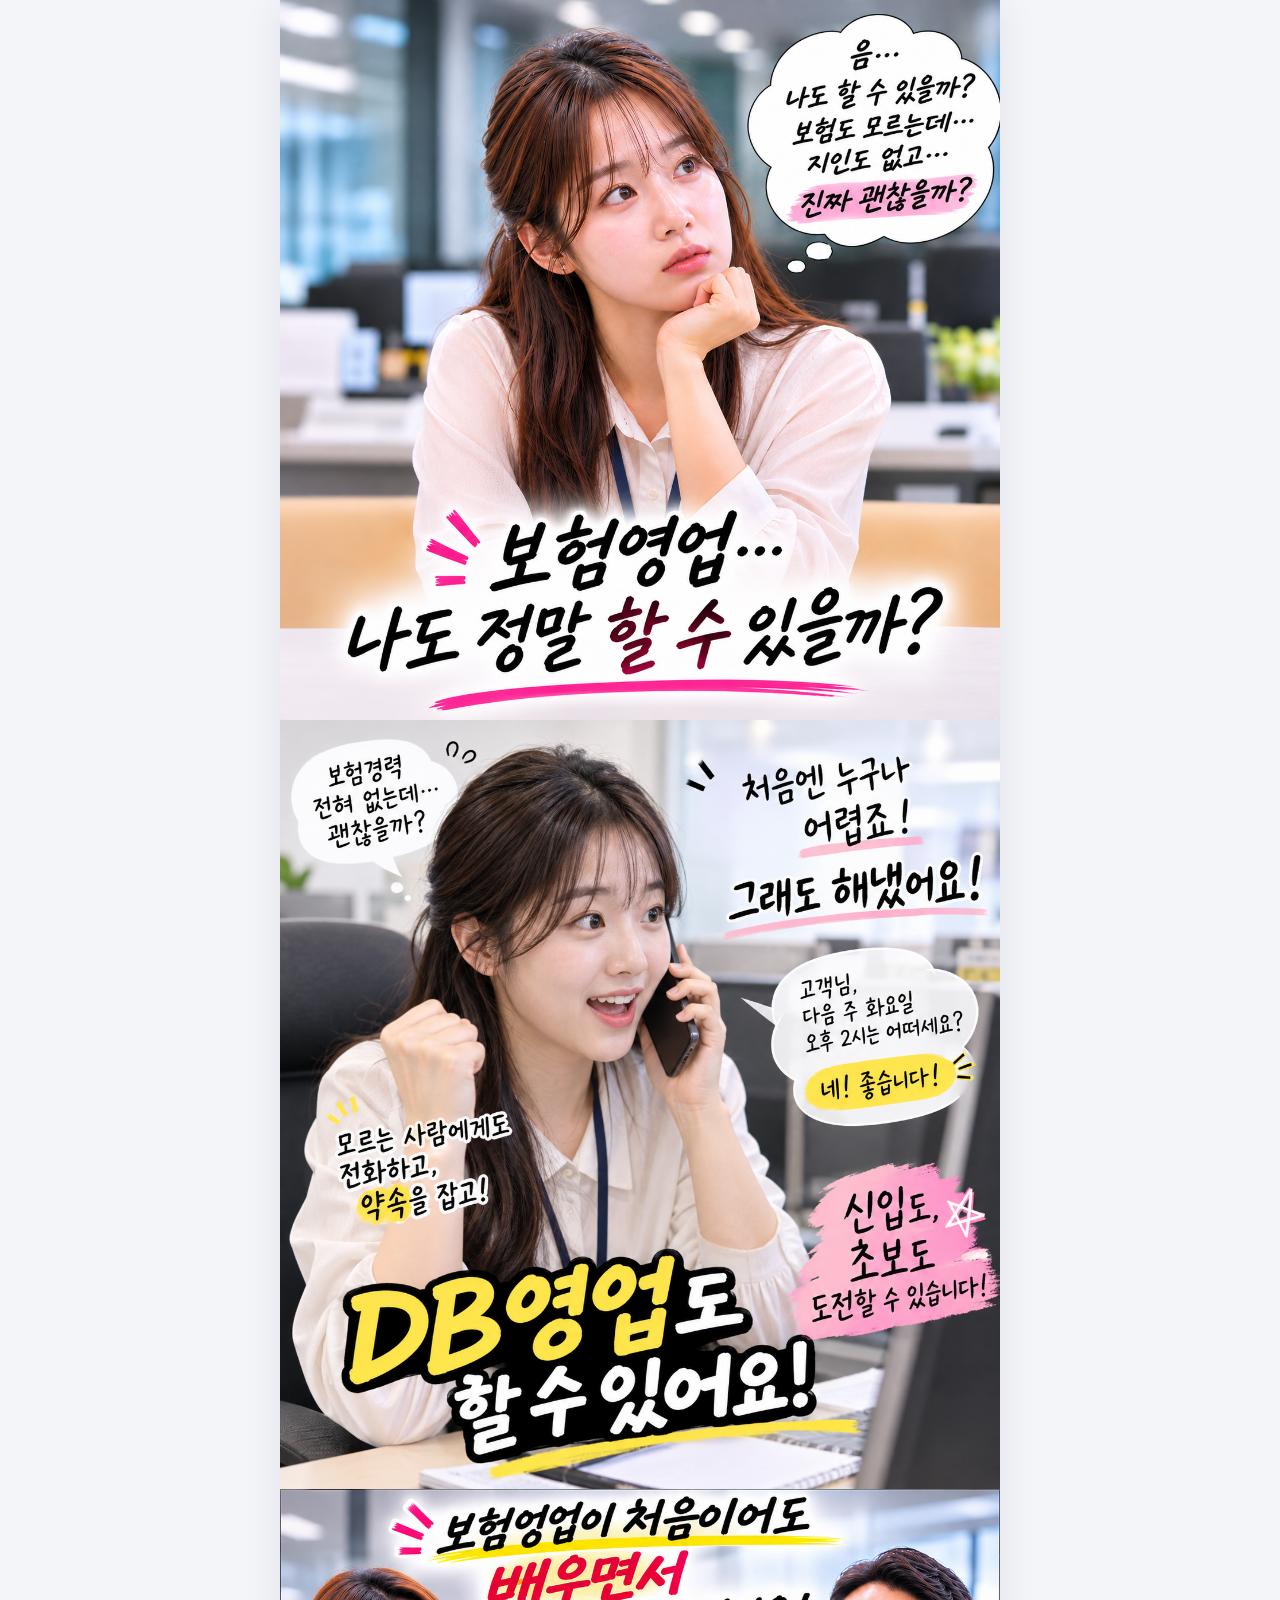
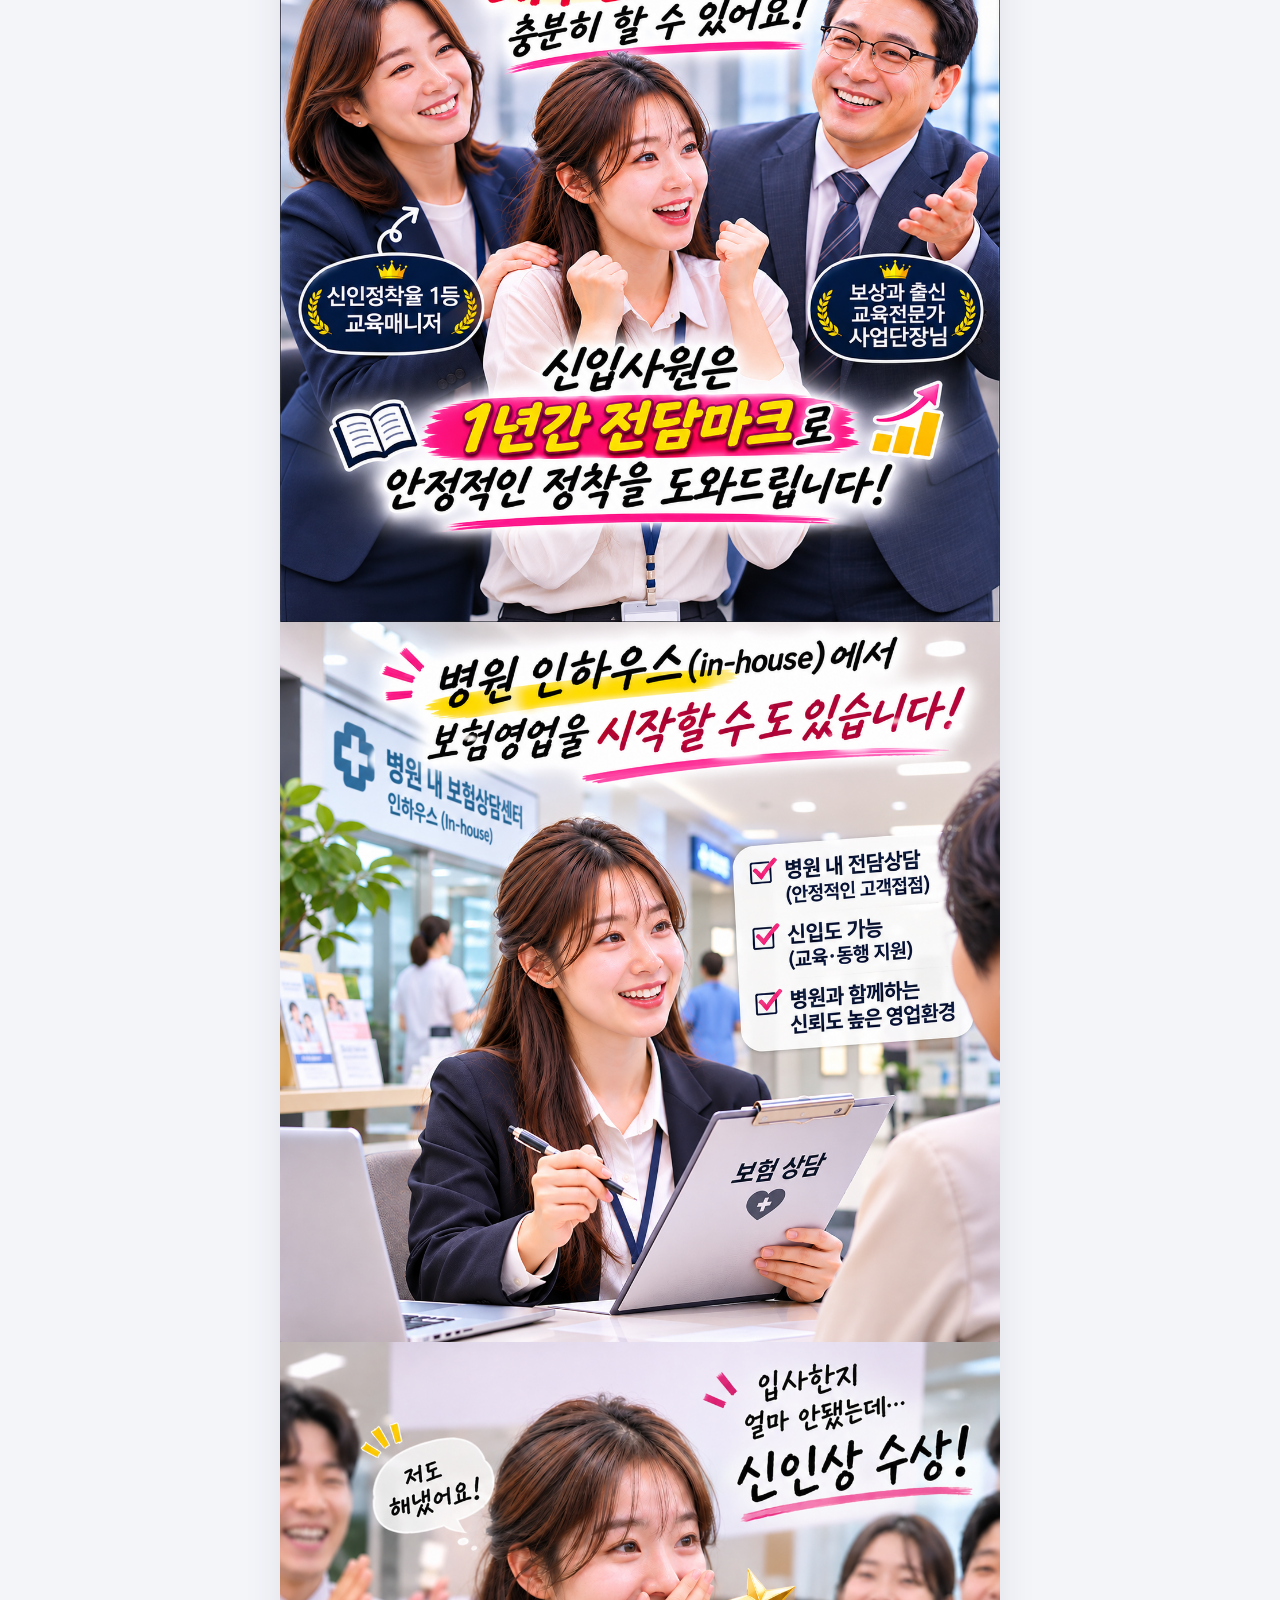
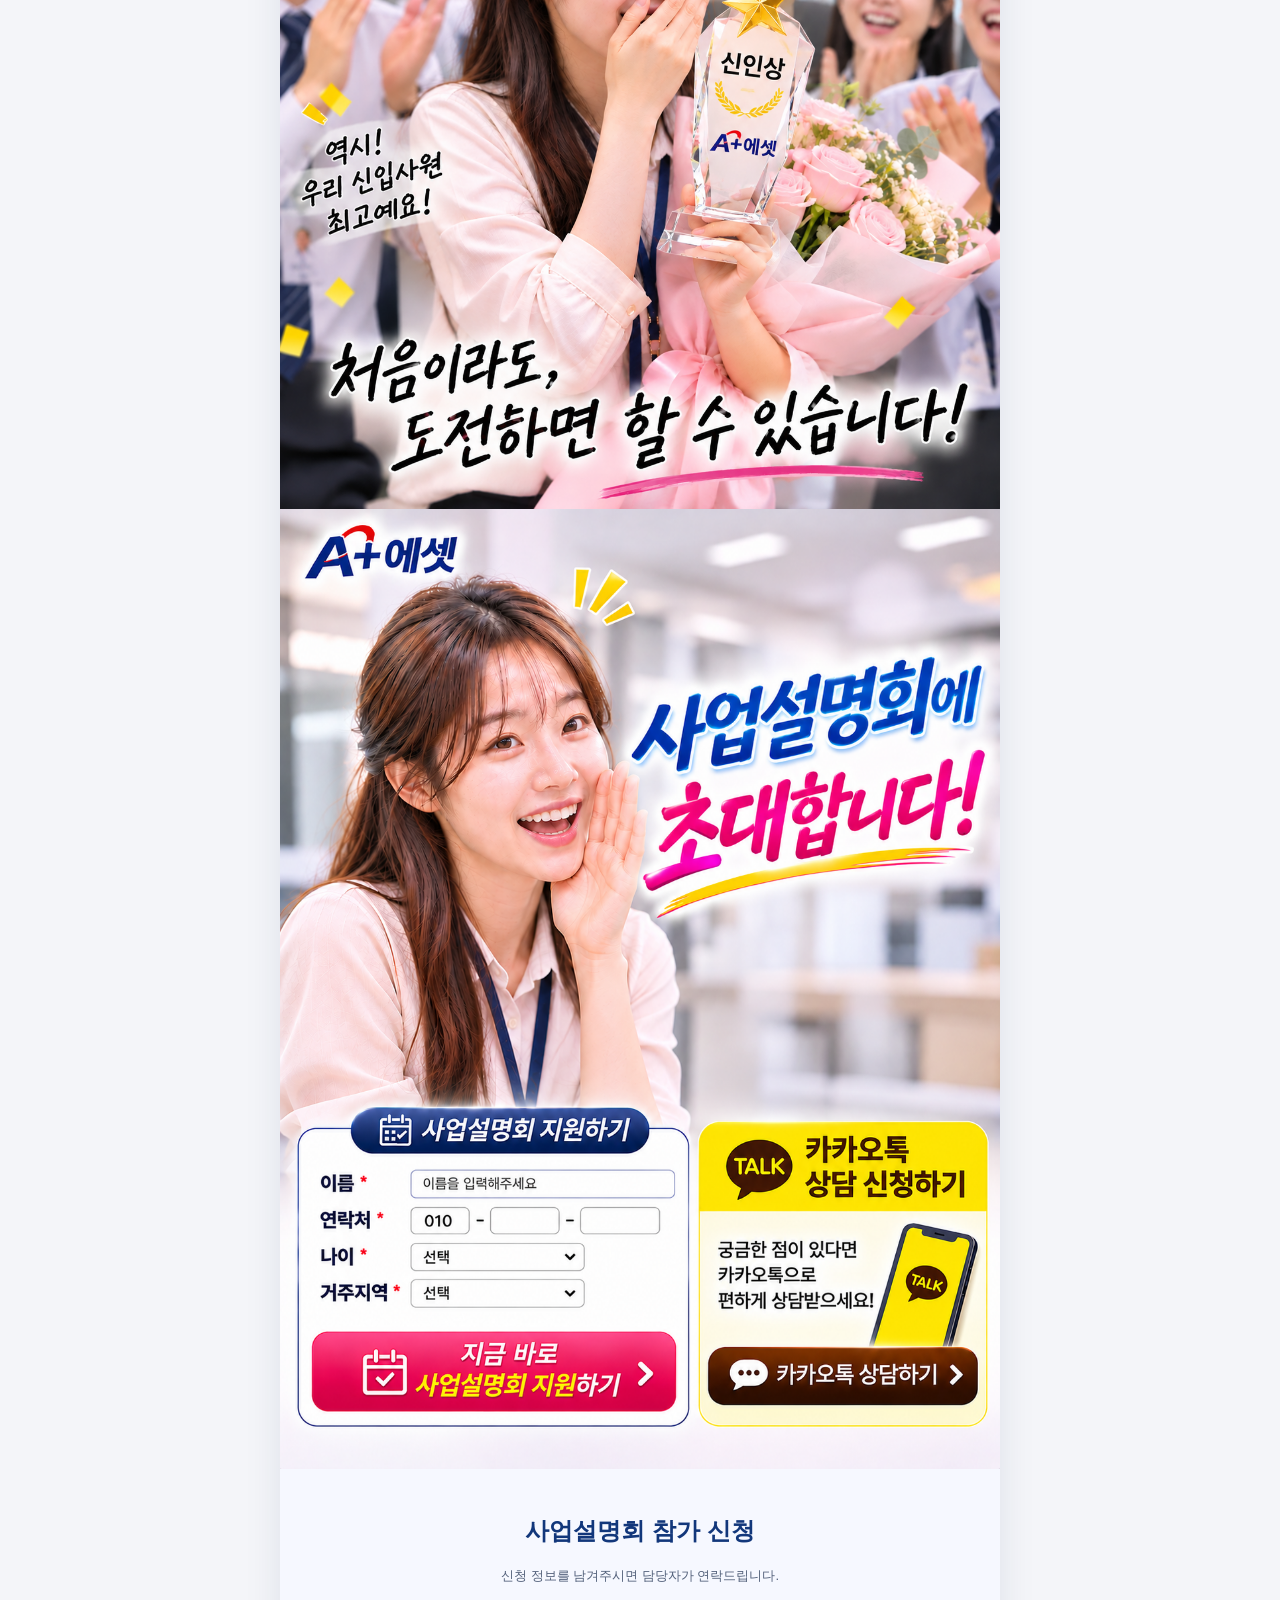
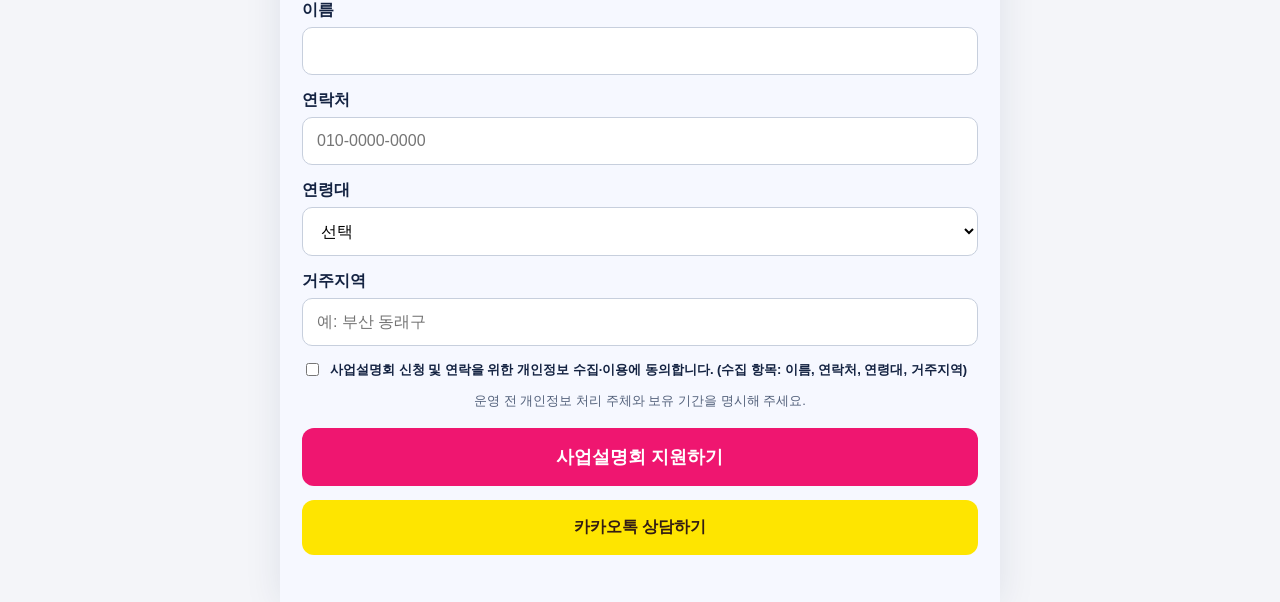
<file: 07-배달보험랜딩/Aplus_CRM%EC%97%B0%EA%B2%B0%EC%99%84%EB%A3%8C_07%EA%B5%90%EC%B2%B4/index.html>
<!doctype html><html lang="ko"><head><meta charset="utf-8"><meta name="viewport" content="width=device-width,initial-scale=1"><title>A+에셋 사업설명회</title><style>*{box-sizing:border-box}body{margin:0;background:#f4f5f9;font-family:Arial,'Malgun Gothic',sans-serif;color:#142342}.wrap{max-width:720px;margin:auto;background:white;box-shadow:0 4px 35px #15264b18}.panel img{display:block;width:100%;height:auto}.form-area{padding:26px 22px 34px;background:#f6f8ff}.form-area h2{text-align:center;color:#12377b;font-size:24px}.form-area p{text-align:center;color:#53617b;font-size:13px}label{display:block;font-weight:700;margin:15px 0 6px}input,select{width:100%;padding:14px;border:1px solid #c7cfdd;border-radius:10px;font-size:16px;background:white}.check{display:flex;gap:8px;align-items:flex-start;font-size:13px}.check input{width:auto;margin-top:2px}.cta{display:block;width:100%;padding:17px;background:#ef1670;color:white;font-size:18px;font-weight:800;border:0;border-radius:12px;margin-top:18px;cursor:pointer}.kakao{display:block;text-align:center;background:#fee500;color:#321c13;padding:17px;text-decoration:none;font-weight:800;border-radius:12px;margin-top:12px}.note{font-size:12px;color:#6b7280}#msg{text-align:center;font-size:14px;color:#a43b34;margin-top:12px}</style></head><body><main class="wrap"><section class="panel"><img src="section1.png" alt="A+에셋 신입 설계사 안내 1" loading="eager"></section><section class="panel"><img src="section2.png" alt="A+에셋 신입 설계사 안내 2" loading="lazy"></section><section class="panel"><img src="section3.png" alt="A+에셋 신입 설계사 안내 3" loading="lazy"></section><section class="panel"><img src="section4.png" alt="A+에셋 신입 설계사 안내 4" loading="lazy"></section><section class="panel"><img src="section5.png" alt="A+에셋 신입 설계사 안내 5" loading="lazy"></section><section class="panel"><img src="section6.png" alt="A+에셋 신입 설계사 안내 6" loading="lazy"></section><section class="form-area" id="apply"><h2>사업설명회 참가 신청</h2><p>신청 정보를 남겨주시면 담당자가 연락드립니다.</p><form id="form"><label for="name">이름</label><input id="name" required autocomplete="name"><label for="phone">연락처</label><input id="phone" type="tel" required placeholder="010-0000-0000" autocomplete="tel"><label for="age">연령대</label><select id="age" required><option value="">선택</option><option>20대</option><option>30대</option><option>40대</option><option>50대</option><option>60대 이상</option></select><label for="region">거주지역</label><input id="region" required placeholder="예: 부산 동래구"><label class="check"><input id="agree" type="checkbox" required>사업설명회 신청 및 연락을 위한 개인정보 수집·이용에 동의합니다. (수집 항목: 이름, 연락처, 연령대, 거주지역)</label><p class="note">운영 전 개인정보 처리 주체와 보유 기간을 명시해 주세요.</p><button class="cta" type="submit">사업설명회 지원하기</button><p id="msg" role="status"></p></form><a class="kakao" href="#" id="kakao">카카오톡 상담하기</a><p class="note"></p></section></main><script src="config.js"></script><script>document.getElementById('form').addEventListener('submit',async e=>{e.preventDefault();const m=document.getElementById('msg');const btn=e.target.querySelector('button[type=submit]');const cfg=window.LANDING_CONFIG||{};if(!cfg.supabaseAnonKey||cfg.supabaseAnonKey.includes('여기에')){m.textContent='접수 설정이 완료되지 않았습니다. 관리자에게 문의해 주세요.';return;}const name=document.getElementById('name').value.trim(),phone=document.getElementById('phone').value.replace(/[^0-9]/g,''),age_group=document.getElementById('age').value,region=document.getElementById('region').value.trim();if(!/^01[016789][0-9]{7,8}$/.test(phone)){m.textContent='휴대전화 번호를 확인해 주세요.';return;}btn.disabled=true;m.textContent='접수 중입니다…';try{const res=await fetch('https://pzlxrlkvbrufhimyglyo.supabase.co/rest/v1/customers',{method:'POST',headers:{'apikey':cfg.supabaseAnonKey,'Authorization':'Bearer '+cfg.supabaseAnonKey,'Content-Type':'application/json','Prefer':'return=minimal'},body:JSON.stringify({name,phone,age_group,source:'A+에셋 사업설명회 랜딩',status:'신규',memo:'거주지역: '+region})});if(!res.ok)throw new Error('접수 실패 ('+res.status+')');m.textContent='신청이 접수되었습니다. 담당자가 연락드리겠습니다.';e.target.reset();}catch(err){m.textContent='접수가 완료되지 않았습니다. 잠시 후 다시 시도해 주세요.';}finally{btn.disabled=false;}});document.getElementById('kakao').addEventListener('click',e=>{const url=(window.LANDING_CONFIG||{}).kakaoUrl;if(url&&url.startsWith('https://')){e.currentTarget.href=url;return;}e.preventDefault();alert('카카오톡 상담 주소가 아직 설정되지 않았습니다.');});</script></body></html>
</file>
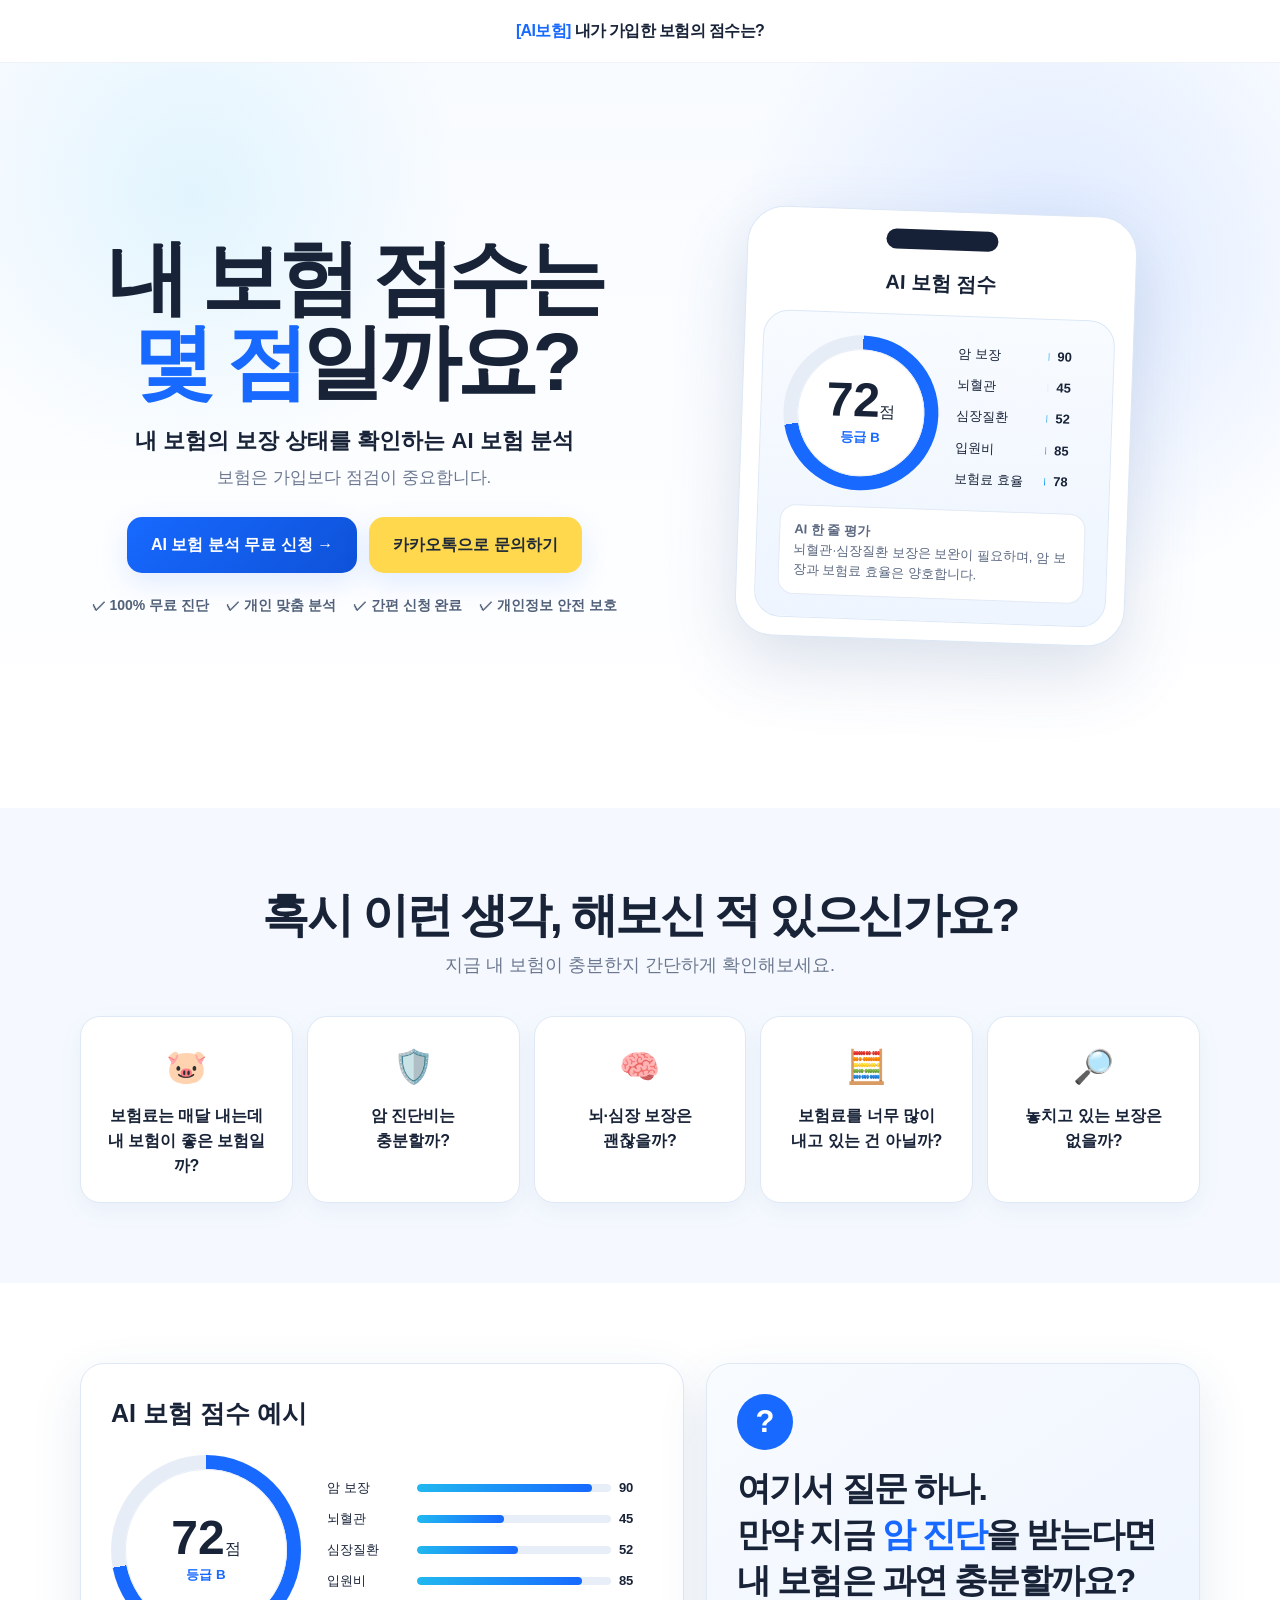
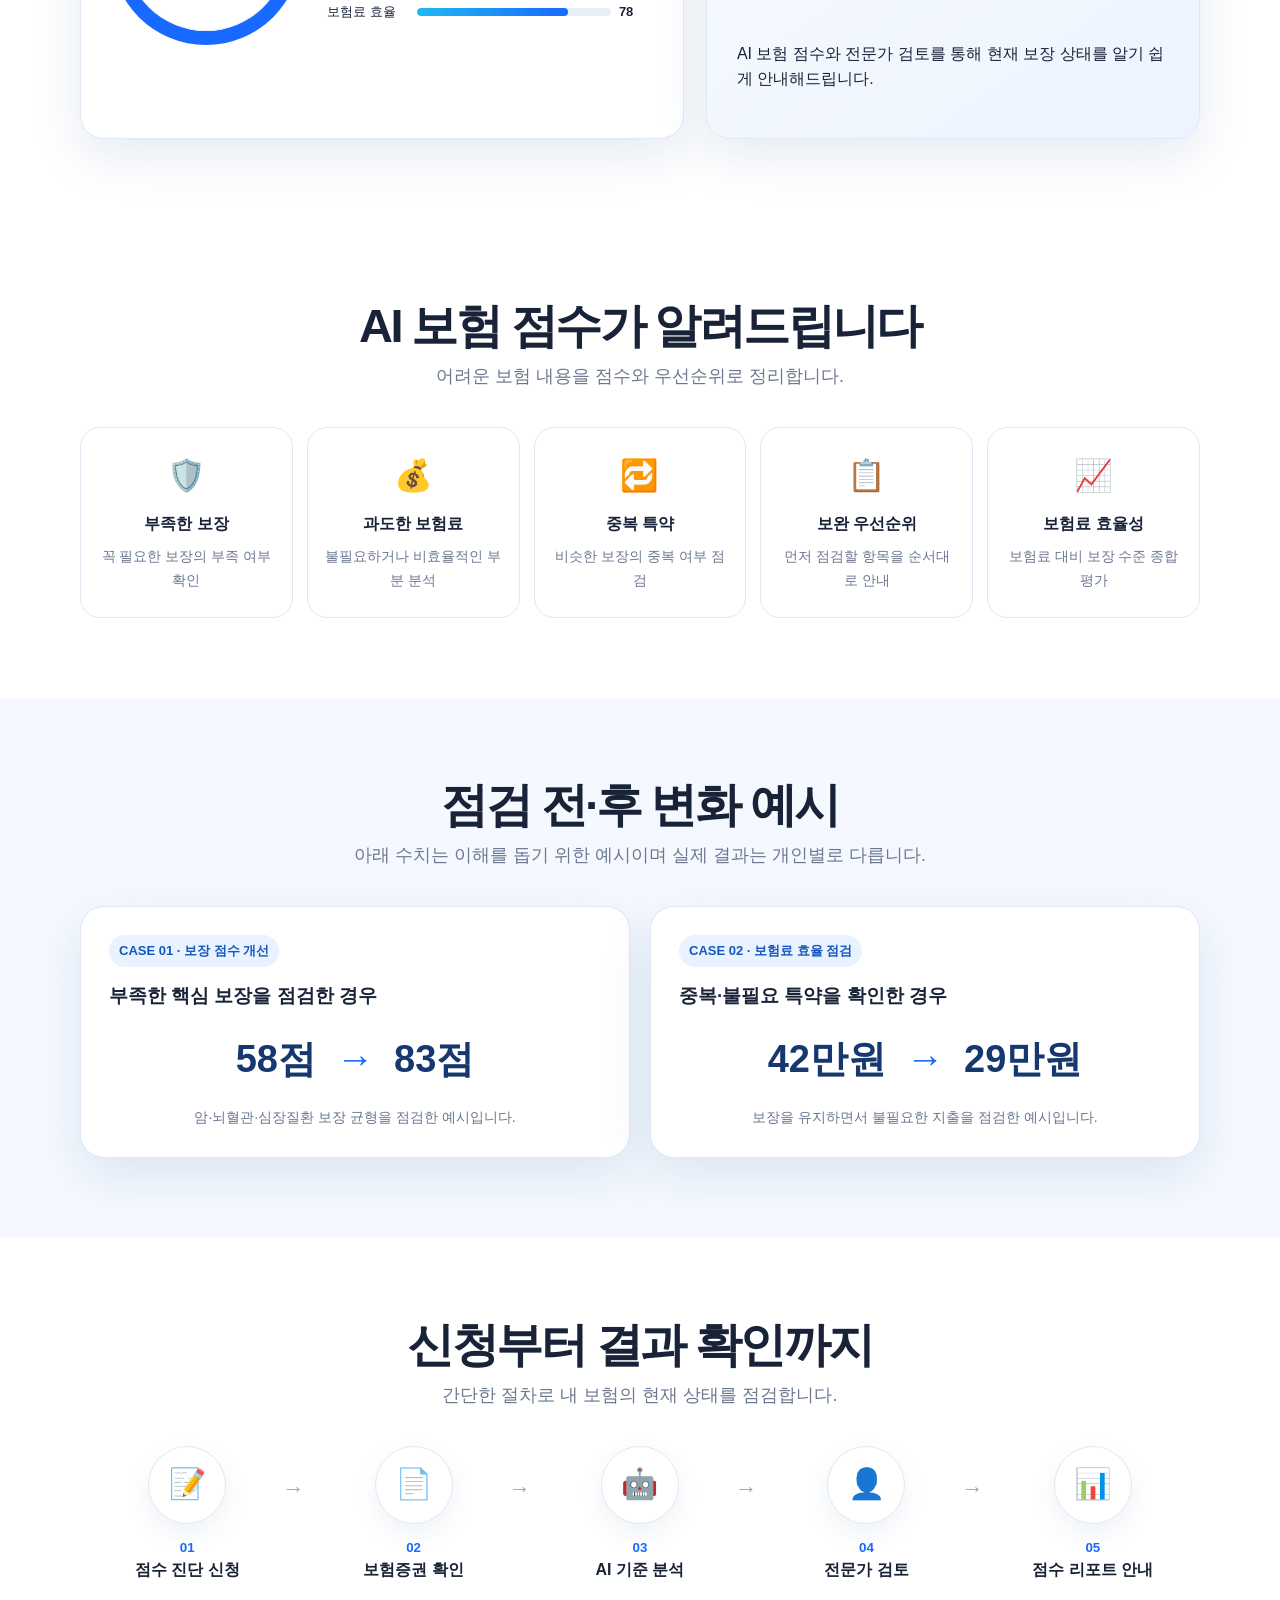
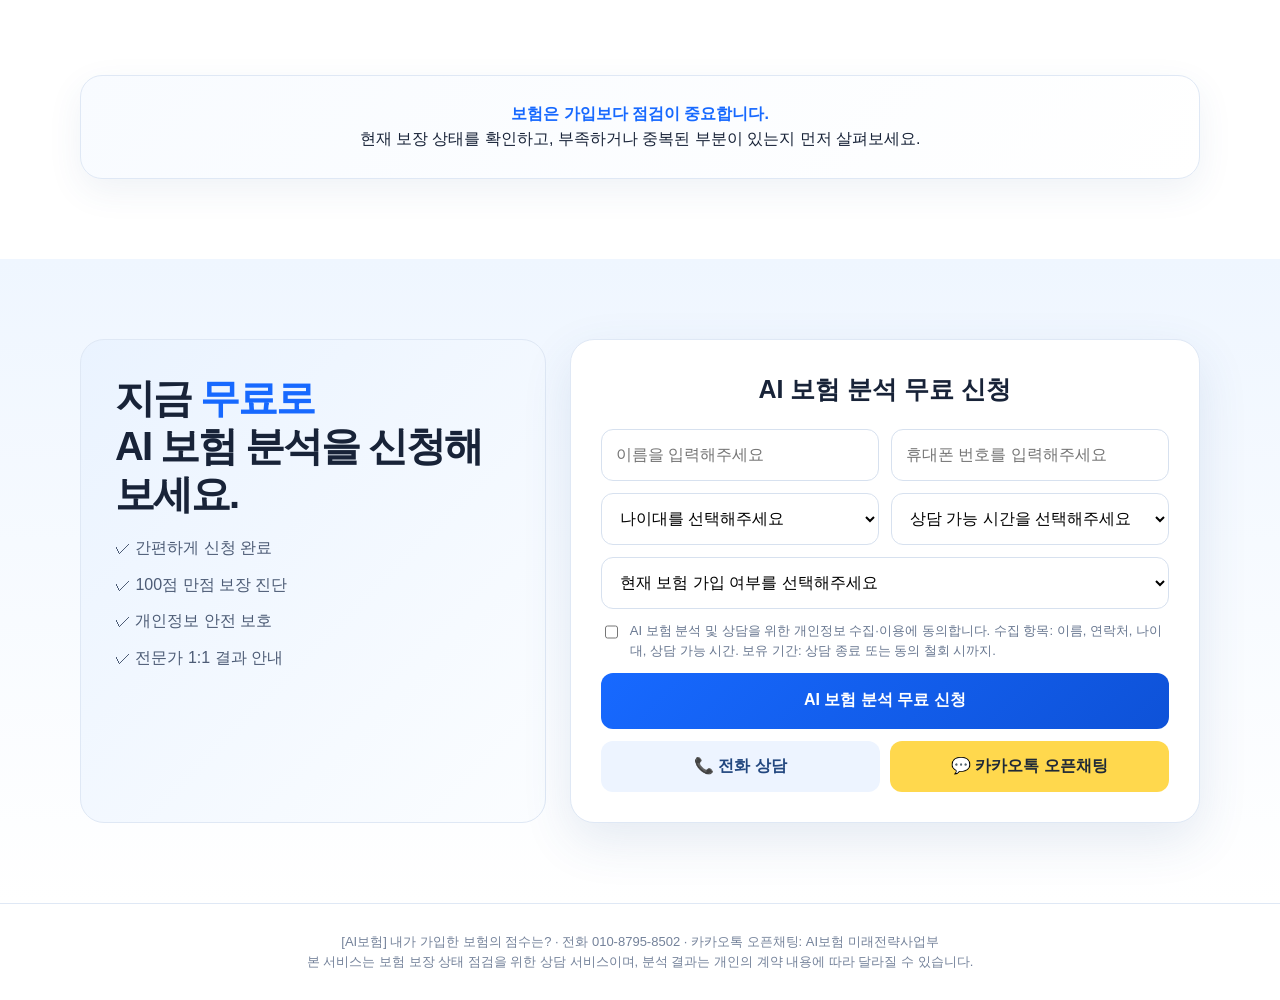
<file: 랜딩페이지3개_완료화면_X닫기_GitHub업로드용/01-ai보험점검/index.html>
<!doctype html>
<html lang="ko">
<head>
  <meta charset="utf-8">
  <meta name="viewport" content="width=device-width, initial-scale=1">
  <title>[AI보험] AI 보험 분석 무료 신청</title>
  <meta name="description" content="내 보험의 보장 상태를 확인하는 AI 보험 분석 무료 신청">
  <meta name="theme-color" content="#f7fbff">

  <style>
    :root{
      --blue:#1769ff;
      --blue2:#0e52d8;
      --cyan:#21b8ef;
      --navy:#14213a;
      --text:#182338;
      --muted:#6c7890;
      --line:#dfe8f5;
      --soft:#f5f9ff;
      --yellow:#ffd84d;
      --white:#fff;
      --shadow:0 18px 50px rgba(48,88,145,.12);
      --radius:24px;
    }
    *{box-sizing:border-box}
    html{scroll-behavior:smooth}
    body{
      margin:0;
      font-family:Pretendard,-apple-system,BlinkMacSystemFont,"Segoe UI","Noto Sans KR",Arial,sans-serif;
      color:var(--text);
      background:#fff;
      line-height:1.55;
    }
    a{text-decoration:none;color:inherit}
    button,input,select{font:inherit}
    .wrap{width:min(1120px,calc(100% - 28px));margin:0 auto}

    .topbar{
      position:sticky;top:0;z-index:30;
      background:rgba(255,255,255,.94);
      backdrop-filter:blur(14px);
      border-bottom:1px solid rgba(49,86,142,.08);
    }
    .topbar .inner{
      height:62px;
      display:flex;
      align-items:center;
      justify-content:space-between;
      gap:18px;
    }
    .brand{font-weight:900;letter-spacing:-.04em}
    .brand strong{color:var(--blue)}
    .top-link{
      padding:9px 14px;
      border-radius:999px;
      border:1px solid var(--line);
      background:#fff;
      font-size:14px;
      font-weight:800;
    }

    .hero{
      background:
        radial-gradient(circle at 82% 28%,rgba(23,105,255,.13),transparent 28%),
        radial-gradient(circle at 15% 18%,rgba(34,184,240,.11),transparent 22%),
        linear-gradient(180deg,#f8fbff 0%,#ffffff 100%);
      overflow:hidden;
    }
    .hero-inner{
      min-height:585px;
      display:grid;
      grid-template-columns:1.02fr .98fr;
      gap:44px;
      align-items:center;
      padding:34px 0 52px;
    }
    .hero-copy{text-align:center}
    .hero-brand{
      color:var(--blue);
      font-weight:900;
      font-size:28px;
      letter-spacing:-.04em;
      margin-bottom:2px;
    }
    .hero-subbrand{
      color:#2d3e5d;
      font-weight:800;
      margin-bottom:20px;
    }
    .hero h1{
      margin:0;
      font-size:clamp(50px,6.4vw,82px);
      line-height:1.03;
      letter-spacing:-.065em;
    }
    .hero h1 em{font-style:normal;color:var(--blue)}
    .hero .sub{
      margin:19px 0 7px;
      font-size:22px;
      font-weight:900;
    }
    .hero .desc{
      margin:0 0 26px;
      color:var(--muted);
      font-size:17px;
    }
    .hero-actions{
      display:flex;
      justify-content:center;
      gap:12px;
      flex-wrap:wrap;
    }
    .btn{
      min-height:56px;
      padding:0 24px;
      border-radius:15px;
      display:inline-flex;
      align-items:center;
      justify-content:center;
      gap:9px;
      font-weight:900;
      box-shadow:0 10px 28px rgba(23,105,255,.12);
    }
    .btn.blue{color:#fff;background:linear-gradient(135deg,var(--blue),var(--blue2))}
    .btn.kakao{background:var(--yellow);color:#1f2937}
    .hero-bullets{
      margin-top:22px;
      display:flex;
      justify-content:center;
      flex-wrap:wrap;
      gap:17px;
      color:#52617a;
      font-size:14px;
      font-weight:800;
    }

    .phone-wrap{display:flex;justify-content:center}
    .phone{
      width:min(390px,100%);
      border-radius:38px;
      padding:18px;
      background:#fff;
      border:1px solid #dce7f6;
      box-shadow:0 26px 70px rgba(57,90,142,.18);
      transform:rotate(2deg);
    }
    .notch{width:112px;height:20px;border-radius:999px;background:#162036;margin:0 auto 18px}
    .phone-title{text-align:center;font-size:20px;font-weight:900;margin-bottom:16px}
    .score-box{
      border-radius:26px;
      padding:22px;
      background:linear-gradient(180deg,#f8fbff,#eef5ff);
      border:1px solid #dce8f7;
    }
    .score-main{display:grid;grid-template-columns:155px 1fr;gap:18px;align-items:center}
    .ring{
      width:155px;aspect-ratio:1;border-radius:50%;
      background:conic-gradient(var(--blue) 0 72%,#e6edf7 72% 100%);
      padding:14px;display:grid;place-items:center;
    }
    .ring-inner{
      width:100%;height:100%;border-radius:50%;
      background:#fff;display:grid;place-items:center;text-align:center;
      box-shadow:inset 0 0 0 1px #e8eef7;
    }
    .ring strong{font-size:48px;line-height:1}
    .ring small{color:var(--blue);font-weight:900}
    .bars{display:grid;gap:11px}
    .bar-row{display:grid;grid-template-columns:82px 1fr 34px;gap:8px;align-items:center;font-size:13px}
    .bar{height:8px;background:#e8eef7;border-radius:999px;overflow:hidden}
    .bar i{display:block;height:100%;background:linear-gradient(90deg,var(--cyan),var(--blue));border-radius:999px}
    .ai-note{
      margin-top:16px;background:#fff;border:1px solid #e2eaf5;border-radius:16px;
      padding:14px;font-size:13px;color:#5b6880;
    }

    section{padding:80px 0}
    .section-title{text-align:center;margin-bottom:36px}
    .section-title h2{
      margin:0 0 10px;
      font-size:clamp(31px,4vw,47px);
      letter-spacing:-.055em;
      line-height:1.15;
    }
    .section-title p{margin:0;color:var(--muted);font-size:18px}

    .questions{background:var(--soft)}
    .card-grid{display:grid;grid-template-columns:repeat(5,1fr);gap:14px}
    .soft-card{
      background:#fff;border:1px solid var(--line);border-radius:20px;padding:24px 16px;
      text-align:center;box-shadow:0 8px 24px rgba(52,91,144,.06);
    }
    .soft-card .ico{font-size:33px;margin-bottom:12px}
    .soft-card b{display:block;font-size:16px}

    .analysis-grid{display:grid;grid-template-columns:1.1fr .9fr;gap:22px}
    .panel{
      background:#fff;border:1px solid var(--line);border-radius:24px;padding:30px;box-shadow:var(--shadow);
    }
    .panel h3{margin:0 0 22px;font-size:25px}
    .mini-score{display:grid;grid-template-columns:190px 1fr;gap:26px;align-items:center}
    .mini-score .ring{width:190px}
    .question-panel{
      background:linear-gradient(145deg,#f8fbff,#edf4ff);
      display:flex;flex-direction:column;justify-content:center;
    }
    .question-mark{
      width:56px;height:56px;border-radius:50%;background:var(--blue);color:#fff;
      display:grid;place-items:center;font-size:31px;font-weight:900;margin-bottom:16px;
    }
    .question-panel h3{font-size:34px;line-height:1.35;letter-spacing:-.05em}
    .question-panel strong{color:var(--blue)}

    .features-grid{display:grid;grid-template-columns:repeat(5,1fr);gap:14px}
    .feature{
      border:1px solid var(--line);border-radius:20px;padding:24px 16px;text-align:center;background:#fff;
    }
    .feature .ico{font-size:31px;margin-bottom:12px}
    .feature b{display:block;margin-bottom:7px}
    .feature span{font-size:14px;color:var(--muted)}

    .cases{background:var(--soft)}
    .case-grid{display:grid;grid-template-columns:1fr 1fr;gap:20px}
    .case{
      background:#fff;border:1px solid var(--line);border-radius:24px;padding:28px;box-shadow:var(--shadow)
    }
    .tag{
      display:inline-block;padding:6px 10px;border-radius:999px;background:#e9f2ff;
      color:#1658bd;font-size:13px;font-weight:900;
    }
    .case h3{margin:14px 0 20px}
    .change{
      display:flex;justify-content:center;align-items:center;gap:20px;
      font-size:38px;font-weight:900;color:#17386f;
    }
    .change .arrow{color:var(--blue)}
    .case-note{margin-top:18px;color:#687790;font-size:14px;text-align:center}

    .steps{display:grid;grid-template-columns:repeat(5,1fr);gap:12px}
    .step{text-align:center;position:relative}
    .step-circle{
      width:78px;height:78px;border-radius:50%;margin:0 auto 14px;
      display:grid;place-items:center;border:1px solid var(--line);background:#fff;
      box-shadow:0 10px 24px rgba(51,90,143,.08);font-size:30px;
    }
    .step small{display:block;color:var(--blue);font-weight:900}
    .step b{display:block}
    .step:not(:last-child)::after{
      content:"→";position:absolute;right:-10px;top:26px;color:#90a8cb;font-size:22px;
    }

    .trust{
      background:#fff;
      padding-top:12px;
    }
    .trust-box{
      border:1px solid var(--line);
      border-radius:22px;
      background:linear-gradient(135deg,#f8fbff,#ffffff);
      padding:26px;
      text-align:center;
      box-shadow:0 12px 35px rgba(48,88,145,.08);
    }
    .trust-box strong{color:var(--blue)}

    .apply{background:linear-gradient(180deg,#eff6ff,#fff)}
    .apply-grid{display:grid;grid-template-columns:.85fr 1.15fr;gap:24px;align-items:stretch}
    .apply-copy{
      border:1px solid var(--line);border-radius:24px;padding:34px;
      background:linear-gradient(135deg,#eaf3ff,#fbfdff);
    }
    .apply-copy h2{font-size:40px;line-height:1.2;letter-spacing:-.05em;margin:0 0 18px}
    .apply-copy em{font-style:normal;color:var(--blue)}
    .apply-copy ul{list-style:none;padding:0;margin:0;color:#4d5c76}
    .apply-copy li{margin:12px 0}

    .form-card{
      background:#fff;border:1px solid var(--line);border-radius:24px;padding:30px;box-shadow:var(--shadow);
    }
    .form-card h3{text-align:center;font-size:25px;margin:0 0 20px}
    .form-grid{display:grid;grid-template-columns:1fr 1fr;gap:12px}
    input,select{
      width:100%;height:52px;border:1px solid #d7e1ef;border-radius:12px;
      padding:0 14px;outline:none;background:#fff;
    }
    input:focus,select:focus{border-color:var(--blue);box-shadow:0 0 0 3px rgba(23,105,255,.1)}
    .full{grid-column:1/-1}
    .agree{display:flex;gap:9px;align-items:flex-start;font-size:13px;color:#687790}
    .agree input{width:18px;height:18px;margin-top:2px}
    .submit{
      height:56px;border:0;border-radius:12px;
      background:linear-gradient(135deg,var(--blue),var(--blue2));
      color:#fff;font-weight:900;cursor:pointer;
    }
    .contact-row{display:flex;gap:10px;margin-top:12px}
    .contact-row a{flex:1;text-align:center;padding:13px;border-radius:12px;font-weight:900}
    .contact-row .call{background:#edf4ff;color:#22477f}
    .contact-row .kakao{background:var(--yellow);color:#1f2937}

    footer{
      padding:28px 0;border-top:1px solid var(--line);
      color:#74829a;font-size:13px;text-align:center;
    }

    @media(max-width:920px){
      .hero-inner,.analysis-grid,.apply-grid{grid-template-columns:1fr}
      .hero-inner{min-height:auto;padding:38px 0 58px}
      .card-grid,.features-grid{grid-template-columns:repeat(2,1fr)}
      .steps{grid-template-columns:repeat(2,1fr)}
      .step:not(:last-child)::after{display:none}
      .case-grid{grid-template-columns:1fr}
      .phone{max-width:430px}
    }
    @media(max-width:620px){
      .wrap{width:min(100% - 22px,1120px)}
      .topbar .inner{height:58px}
      .top-link{font-size:12px;padding:8px 10px}
      .hero-inner{padding-top:24px}
      .hero-brand{font-size:23px}
      .hero-subbrand{margin-bottom:14px}
      .hero h1{font-size:48px}
      .hero .sub{font-size:18px}
      .score-main,.mini-score{grid-template-columns:1fr}
      .ring{margin:auto}
      .card-grid,.features-grid,.steps{grid-template-columns:1fr}
      section{padding:62px 0}
      .form-grid{grid-template-columns:1fr}
      .full{grid-column:auto}
      .contact-row{flex-direction:column}
      .change{font-size:29px}
      .apply-copy h2{font-size:33px}
    }
  
  /* Mobile header fix */
  .topbar .inner{
    justify-content:center !important;
  }
  .brand{
    width:100%;
    text-align:center;
    white-space:nowrap;
  }
  @media(max-width:620px){
    .topbar .inner{
      height:54px !important;
      padding-left:6px;
      padding-right:6px;
    }
    .brand{
      font-size:14px !important;
      letter-spacing:-0.05em;
      overflow:hidden;
      text-overflow:ellipsis;
    }
  }


  /* Final mobile hero spacing */
  .hero h1{ margin-top:0 !important; }
  @media(max-width:620px){
    .hero-inner{ padding-top:18px !important; }
    .hero-copy{ padding-top:0 !important; }
  }


  .completion-page{
    min-height:100vh;display:none;align-items:center;justify-content:center;
    padding:34px 18px;background:linear-gradient(180deg,#f1f7ff 0%,#ffffff 100%);
  }
  .completion-card{
    width:min(560px,100%);background:#fff;border:1px solid var(--line);border-radius:28px;
    padding:42px 28px;text-align:center;box-shadow:var(--shadow);
  }
  .completion-icon{
    width:82px;height:82px;border-radius:50%;display:grid;place-items:center;margin:0 auto 22px;
    background:linear-gradient(135deg,var(--blue),var(--blue2));color:#fff;font-size:40px;font-weight:900;
  }
  .completion-card h2{margin:0 0 14px;font-size:34px;letter-spacing:-.05em;line-height:1.2}
  .completion-card .lead{margin:0;color:#55657d;font-size:18px;line-height:1.7}
  .receipt-box{margin:24px 0;padding:16px;border-radius:16px;background:#f3f7fd;color:#42536d}
  .receipt-box strong{display:block;margin-top:4px;color:var(--blue);font-size:20px;letter-spacing:.02em}
  .completion-guide{margin:22px 0;text-align:left;border-top:1px solid var(--line);border-bottom:1px solid var(--line);padding:20px 4px}
  .completion-guide b{display:block;margin-bottom:10px}
  .completion-guide p{margin:7px 0;color:#64738a}
  .completion-actions{display:grid;grid-template-columns:1fr 1fr;gap:10px}
  .completion-actions a{padding:15px 12px;border-radius:13px;font-weight:900}
  .completion-actions .call{background:#edf4ff;color:#22477f}
  .completion-actions .kakao{background:var(--yellow);color:#1f2937}
  @media(max-width:520px){
    .completion-card{padding:34px 20px}.completion-card h2{font-size:29px}.completion-actions{grid-template-columns:1fr}
  }

.completion-card{position:relative}.completion-close{position:absolute;top:14px;right:14px;width:42px;height:42px;border:0;border-radius:50%;background:#f1f5f9;color:#111827;font-size:25px;line-height:1;cursor:pointer;display:grid;place-items:center;font-weight:800}.completion-close:hover{background:#e2e8f0}.completion-close:focus-visible{outline:3px solid #2563eb;outline-offset:2px}</style>

  <meta property="og:title" content="[AI보험] AI 보험 분석 무료 신청">
  <meta property="og:description" content="내 보험의 보장 상태를 확인하는 AI 보험 분석 무료 신청">
  <meta property="og:image" content="https://teal-bonbon-d38e5d.netlify.app/og-image.jpg">
  <meta property="og:image:width" content="1200">
  <meta property="og:image:height" content="630">
  <meta property="og:url" content="https://teal-bonbon-d38e5d.netlify.app/">
  <meta property="og:type" content="website">
  <meta name="twitter:card" content="summary_large_image">
  <meta name="twitter:title" content="[AI보험] AI 보험 분석 무료 신청">
  <meta name="twitter:description" content="내 보험의 보장 상태를 확인하는 AI 보험 분석 무료 신청">
  <meta name="twitter:image" content="https://teal-bonbon-d38e5d.netlify.app/og-image.jpg">

</head>

<body>
  <header class="topbar">
    <div class="wrap inner">
      <div class="brand"><strong>[AI보험]</strong> 내가 가입한 보험의 점수는?</div>
    </div>
  </header>

  <main>
    <section class="hero">
      <div class="wrap hero-inner">
        <div class="hero-copy">

          <h1>내 보험 점수는<br><em>몇 점</em>일까요?</h1>
          <p class="sub">내 보험의 보장 상태를 확인하는 AI 보험 분석</p>
          <p class="desc">보험은 가입보다 점검이 중요합니다.</p>

          <div class="hero-actions">
            <a class="btn blue" href="#apply">AI 보험 분석 무료 신청 →</a>
            <a class="btn kakao" href="https://open.kakao.com/o/sPtglPDi" target="_blank" rel="noopener">카카오톡으로 문의하기</a>
          </div>

          <div class="hero-bullets">
            <span>✓ 100% 무료 진단</span>
            <span>✓ 개인 맞춤 분석</span>
            <span>✓ 간편 신청 완료</span>
            <span>✓ 개인정보 안전 보호</span>
          </div>
        </div>

        <div class="phone-wrap">
          <div class="phone">
            <div class="notch"></div>
            <div class="phone-title">AI 보험 점수</div>
            <div class="score-box">
              <div class="score-main">
                <div class="ring">
                  <div class="ring-inner">
                    <div><strong>72</strong>점<br><small>등급 B</small></div>
                  </div>
                </div>
                <div class="bars">
                  <div class="bar-row"><span>암 보장</span><div class="bar"><i style="width:90%"></i></div><b>90</b></div>
                  <div class="bar-row"><span>뇌혈관</span><div class="bar"><i style="width:45%"></i></div><b>45</b></div>
                  <div class="bar-row"><span>심장질환</span><div class="bar"><i style="width:52%"></i></div><b>52</b></div>
                  <div class="bar-row"><span>입원비</span><div class="bar"><i style="width:85%"></i></div><b>85</b></div>
                  <div class="bar-row"><span>보험료 효율</span><div class="bar"><i style="width:78%"></i></div><b>78</b></div>
                </div>
              </div>
              <div class="ai-note"><b>AI 한 줄 평가</b><br>뇌혈관·심장질환 보장은 보완이 필요하며, 암 보장과 보험료 효율은 양호합니다.</div>
            </div>
          </div>
        </div>
      </div>
    </section>

    <section class="questions">
      <div class="wrap">
        <div class="section-title">
          <h2>혹시 이런 생각, 해보신 적 있으신가요?</h2>
          <p>지금 내 보험이 충분한지 간단하게 확인해보세요.</p>
        </div>
        <div class="card-grid">
          <div class="soft-card"><div class="ico">🐷</div><b>보험료는 매달 내는데<br>내 보험이 좋은 보험일까?</b></div>
          <div class="soft-card"><div class="ico">🛡️</div><b>암 진단비는<br>충분할까?</b></div>
          <div class="soft-card"><div class="ico">🧠</div><b>뇌·심장 보장은<br>괜찮을까?</b></div>
          <div class="soft-card"><div class="ico">🧮</div><b>보험료를 너무 많이<br>내고 있는 건 아닐까?</b></div>
          <div class="soft-card"><div class="ico">🔎</div><b>놓치고 있는 보장은<br>없을까?</b></div>
        </div>
      </div>
    </section>

    <section>
      <div class="wrap analysis-grid">
        <div class="panel">
          <h3>AI 보험 점수 예시</h3>
          <div class="mini-score">
            <div class="ring">
              <div class="ring-inner">
                <div><strong>72</strong>점<br><small>등급 B</small></div>
              </div>
            </div>
            <div class="bars">
              <div class="bar-row"><span>암 보장</span><div class="bar"><i style="width:90%"></i></div><b>90</b></div>
              <div class="bar-row"><span>뇌혈관</span><div class="bar"><i style="width:45%"></i></div><b>45</b></div>
              <div class="bar-row"><span>심장질환</span><div class="bar"><i style="width:52%"></i></div><b>52</b></div>
              <div class="bar-row"><span>입원비</span><div class="bar"><i style="width:85%"></i></div><b>85</b></div>
              <div class="bar-row"><span>보험료 효율</span><div class="bar"><i style="width:78%"></i></div><b>78</b></div>
            </div>
          </div>
        </div>

        <div class="panel question-panel">
          <div class="question-mark">?</div>
          <h3>여기서 질문 하나.<br>만약 지금 <strong>암 진단</strong>을 받는다면<br>내 보험은 과연 충분할까요?</h3>
          <p>AI 보험 점수와 전문가 검토를 통해 현재 보장 상태를 알기 쉽게 안내해드립니다.</p>
        </div>
      </div>
    </section>

    <section>
      <div class="wrap">
        <div class="section-title">
          <h2>AI 보험 점수가 알려드립니다</h2>
          <p>어려운 보험 내용을 점수와 우선순위로 정리합니다.</p>
        </div>
        <div class="features-grid">
          <div class="feature"><div class="ico">🛡️</div><b>부족한 보장</b><span>꼭 필요한 보장의 부족 여부 확인</span></div>
          <div class="feature"><div class="ico">💰</div><b>과도한 보험료</b><span>불필요하거나 비효율적인 부분 분석</span></div>
          <div class="feature"><div class="ico">🔁</div><b>중복 특약</b><span>비슷한 보장의 중복 여부 점검</span></div>
          <div class="feature"><div class="ico">📋</div><b>보완 우선순위</b><span>먼저 점검할 항목을 순서대로 안내</span></div>
          <div class="feature"><div class="ico">📈</div><b>보험료 효율성</b><span>보험료 대비 보장 수준 종합 평가</span></div>
        </div>
      </div>
    </section>

    <section class="cases">
      <div class="wrap">
        <div class="section-title">
          <h2>점검 전·후 변화 예시</h2>
          <p>아래 수치는 이해를 돕기 위한 예시이며 실제 결과는 개인별로 다릅니다.</p>
        </div>
        <div class="case-grid">
          <div class="case">
            <span class="tag">CASE 01 · 보장 점수 개선</span>
            <h3>부족한 핵심 보장을 점검한 경우</h3>
            <div class="change"><span>58점</span><span class="arrow">→</span><span>83점</span></div>
            <div class="case-note">암·뇌혈관·심장질환 보장 균형을 점검한 예시입니다.</div>
          </div>
          <div class="case">
            <span class="tag">CASE 02 · 보험료 효율 점검</span>
            <h3>중복·불필요 특약을 확인한 경우</h3>
            <div class="change"><span>42만원</span><span class="arrow">→</span><span>29만원</span></div>
            <div class="case-note">보장을 유지하면서 불필요한 지출을 점검한 예시입니다.</div>
          </div>
        </div>
      </div>
    </section>

    <section>
      <div class="wrap">
        <div class="section-title">
          <h2>신청부터 결과 확인까지</h2>
          <p>간단한 절차로 내 보험의 현재 상태를 점검합니다.</p>
        </div>
        <div class="steps">
          <div class="step"><div class="step-circle">📝</div><small>01</small><b>점수 진단 신청</b></div>
          <div class="step"><div class="step-circle">📄</div><small>02</small><b>보험증권 확인</b></div>
          <div class="step"><div class="step-circle">🤖</div><small>03</small><b>AI 기준 분석</b></div>
          <div class="step"><div class="step-circle">👤</div><small>04</small><b>전문가 검토</b></div>
          <div class="step"><div class="step-circle">📊</div><small>05</small><b>점수 리포트 안내</b></div>
        </div>
      </div>
    </section>

    <section class="trust">
      <div class="wrap">
        <div class="trust-box">
          <strong>보험은 가입보다 점검이 중요합니다.</strong><br>
          현재 보장 상태를 확인하고, 부족하거나 중복된 부분이 있는지 먼저 살펴보세요.
        </div>
      </div>
    </section>

    <section class="apply" id="apply">
      <div class="wrap apply-grid">
        <div class="apply-copy">
          <h2>지금 <em>무료로</em><br>AI 보험 분석을 신청해보세요.</h2>
          <ul>
            <li>✓ 간편하게 신청 완료</li>
            <li>✓ 100점 만점 보장 진단</li>
            <li>✓ 개인정보 안전 보호</li>
            <li>✓ 전문가 1:1 결과 안내</li>
          </ul>
        </div>

        <form id="insuranceScoreForm" class="form-card" name="insurance-score" method="POST" data-netlify="true" netlify-honeypot="bot-field">
          <input type="hidden" name="form-name" value="insurance-score">
          <p style="display:none"><label>자동입력 방지 <input name="bot-field"></label></p>

          <h3>AI 보험 분석 무료 신청</h3>
          <div class="form-grid">
            <input name="name" type="text" placeholder="이름을 입력해주세요" required>
            <input name="phone" type="tel" placeholder="휴대폰 번호를 입력해주세요" required>

            <select name="age" required>
              <option value="">나이대를 선택해주세요</option>
              <option>20대</option><option>30대</option><option>40대</option><option>50대</option><option>60대 이상</option>
            </select>

            <select name="time" required>
              <option value="">상담 가능 시간을 선택해주세요</option>
              <option>오전 9시~12시</option><option>오후 12시~3시</option><option>오후 3시~6시</option><option>저녁 6시 이후</option>
            </select>

            <select class="full" name="insurance_status" required>
              <option value="">현재 보험 가입 여부를 선택해주세요</option>
              <option>보험 가입 중</option><option>일부 가입</option><option>신규 가입 희망</option><option>잘 모르겠음</option>
            </select>

            <label class="agree full">
              <input type="checkbox" name="privacy_agree" required>
              <span>AI 보험 분석 및 상담을 위한 개인정보 수집·이용에 동의합니다. 수집 항목: 이름, 연락처, 나이대, 상담 가능 시간. 보유 기간: 상담 종료 또는 동의 철회 시까지.</span>
            </label>

            <button class="submit full" type="submit">AI 보험 분석 무료 신청</button>
          </div>
          <div id="formStatus" style="display:none;margin-top:12px;padding:12px;border-radius:12px;font-size:14px;font-weight:800;text-align:center"></div>

          <div class="contact-row">
            <a class="call" href="tel:01087958502">📞 전화 상담</a>
            <a class="kakao" href="https://open.kakao.com/o/sPtglPDi" target="_blank" rel="noopener">💬 카카오톡 오픈채팅</a>
          </div>
        </form>
      </div>
    </section>
  </main>

  <footer>
    <div class="wrap">
      [AI보험] 내가 가입한 보험의 점수는? · 전화 010-8795-8502 · 카카오톡 오픈채팅: AI보험 미래전략사업부<br>
      본 서비스는 보험 보장 상태 점검을 위한 상담 서비스이며, 분석 결과는 개인의 계약 내용에 따라 달라질 수 있습니다.
    </div>
  </footer>


<div id="completionPage" class="completion-page" aria-live="polite">
  <div class="completion-card"><button type="button" class="completion-close" id="completionClose" aria-label="완료 화면 닫기">×</button>
    <div class="completion-icon">✓</div>
    <h2>접수가 완료되었습니다</h2>
    <p class="lead">AI 보험 분석 신청이 완료되었습니다.<br>전문 상담사가 확인 후 연락드리겠습니다.</p>
    <div class="receipt-box">접수번호<strong id="receiptNumber">AI-00000000-0000</strong></div>
    <div class="completion-guide">
      <b>상담 전 준비해 주세요</b>
      <p>✓ 현재 가입 중인 보험증권 또는 보장 내역</p>
      <p>✓ 매월 납입 중인 보험료</p>
      <p>✓ 궁금하거나 점검받고 싶은 내용</p>
    </div>
    <div class="completion-actions">
      <a class="call" href="tel:01087958502">📞 전화 상담</a>
      <a class="kakao" href="https://open.kakao.com/o/sPtglPDi" target="_blank" rel="noopener">💬 카카오톡 상담</a>
    </div>
  </div>
</div>

<script>
(function(){
  const SUPABASE_URL = "https://pzlxrlkvbrufhimyglyo.supabase.co";
  const SUPABASE_KEY = "sb_publishable_WE6jk24ys0guHE1INCZv-w_cmd-HqOd";
  const form = document.getElementById("insuranceScoreForm");
  const statusBox = document.getElementById("formStatus");
  const completionPage = document.getElementById("completionPage");

  function makeReceiptNumber() {
    const now = new Date();
    const y = now.getFullYear();
    const m = String(now.getMonth() + 1).padStart(2, "0");
    const d = String(now.getDate()).padStart(2, "0");
    const random = String(Math.floor(Math.random() * 10000)).padStart(4, "0");
    return `AI-${y}${m}${d}-${random}`;
  }

  function showStatus(message, ok) {
    statusBox.style.display = "block";
    statusBox.style.background = ok ? "#eaf8f0" : "#fff0f0";
    statusBox.style.color = ok ? "#176b48" : "#b52d2d";
    statusBox.textContent = message;
  }


  const completionClose = document.getElementById("completionClose");
  const pageSections = [
    document.querySelector("header"),
    document.querySelector("main"),
    document.querySelector("footer")
  ].filter(Boolean);

  function closeCompletion() {
    completionPage.style.display = "none";
    pageSections.forEach(el => el.style.removeProperty("display"));
    document.body.style.removeProperty("overflow");
    window.scrollTo({top: 0, behavior: "smooth"});
  }

  completionClose?.addEventListener("click", closeCompletion);
  completionPage?.addEventListener("click", event => {
    if (event.target === completionPage) closeCompletion();
  });
  document.addEventListener("keydown", event => {
    if (event.key === "Escape" && completionPage?.style.display === "flex") closeCompletion();
  });

  if (!form) return;

  form.addEventListener("submit", async function(event) {
    event.preventDefault();

    const submitBtn = form.querySelector('button[type="submit"]');
    const originalText = submitBtn.textContent;
    submitBtn.disabled = true;
    submitBtn.textContent = "신청 내용을 저장하는 중...";

    const fd = new FormData(form);
    const payload = {
      name: (fd.get("name") || "").toString().trim(),
      phone: (fd.get("phone") || "").toString().trim(),
      age_group: (fd.get("age") || "").toString(),
      status: "신규",
      source: "랜딩페이지",
      available_time: (fd.get("time") || "").toString(),
      interest: (fd.get("insurance_status") || "").toString(),
      memo: "AI 보험 분석 무료 신청"
    };

    try {
      const response = await fetch(SUPABASE_URL + "/rest/v1/customers", {
        method: "POST",
        headers: {
          "apikey": SUPABASE_KEY,
          "Authorization": "Bearer " + SUPABASE_KEY,
          "Content-Type": "application/json",
          "Prefer": "return=minimal"
        },
        body: JSON.stringify(payload)
      });

      if (!response.ok) {
        const detail = await response.text();
        throw new Error(detail || "저장 실패");
      }

      form.reset();
      document.getElementById("receiptNumber").textContent = makeReceiptNumber();
      document.querySelector("header").style.display = "none";
      document.querySelector("main").style.display = "none";
      document.querySelector("footer").style.display = "none";
      completionPage.style.display = "flex";
      document.body.style.overflow = "hidden";
      window.scrollTo({top: 0, behavior: "smooth"});
    } catch (error) {
      console.error(error);
      showStatus("신청 저장에 실패했습니다. 카카오톡 오픈채팅 또는 전화 상담을 이용해주세요.", false);
    } finally {
      submitBtn.disabled = false;
      submitBtn.textContent = originalText;
    }
  });
})();
</script>

</body>
</html>
</file>
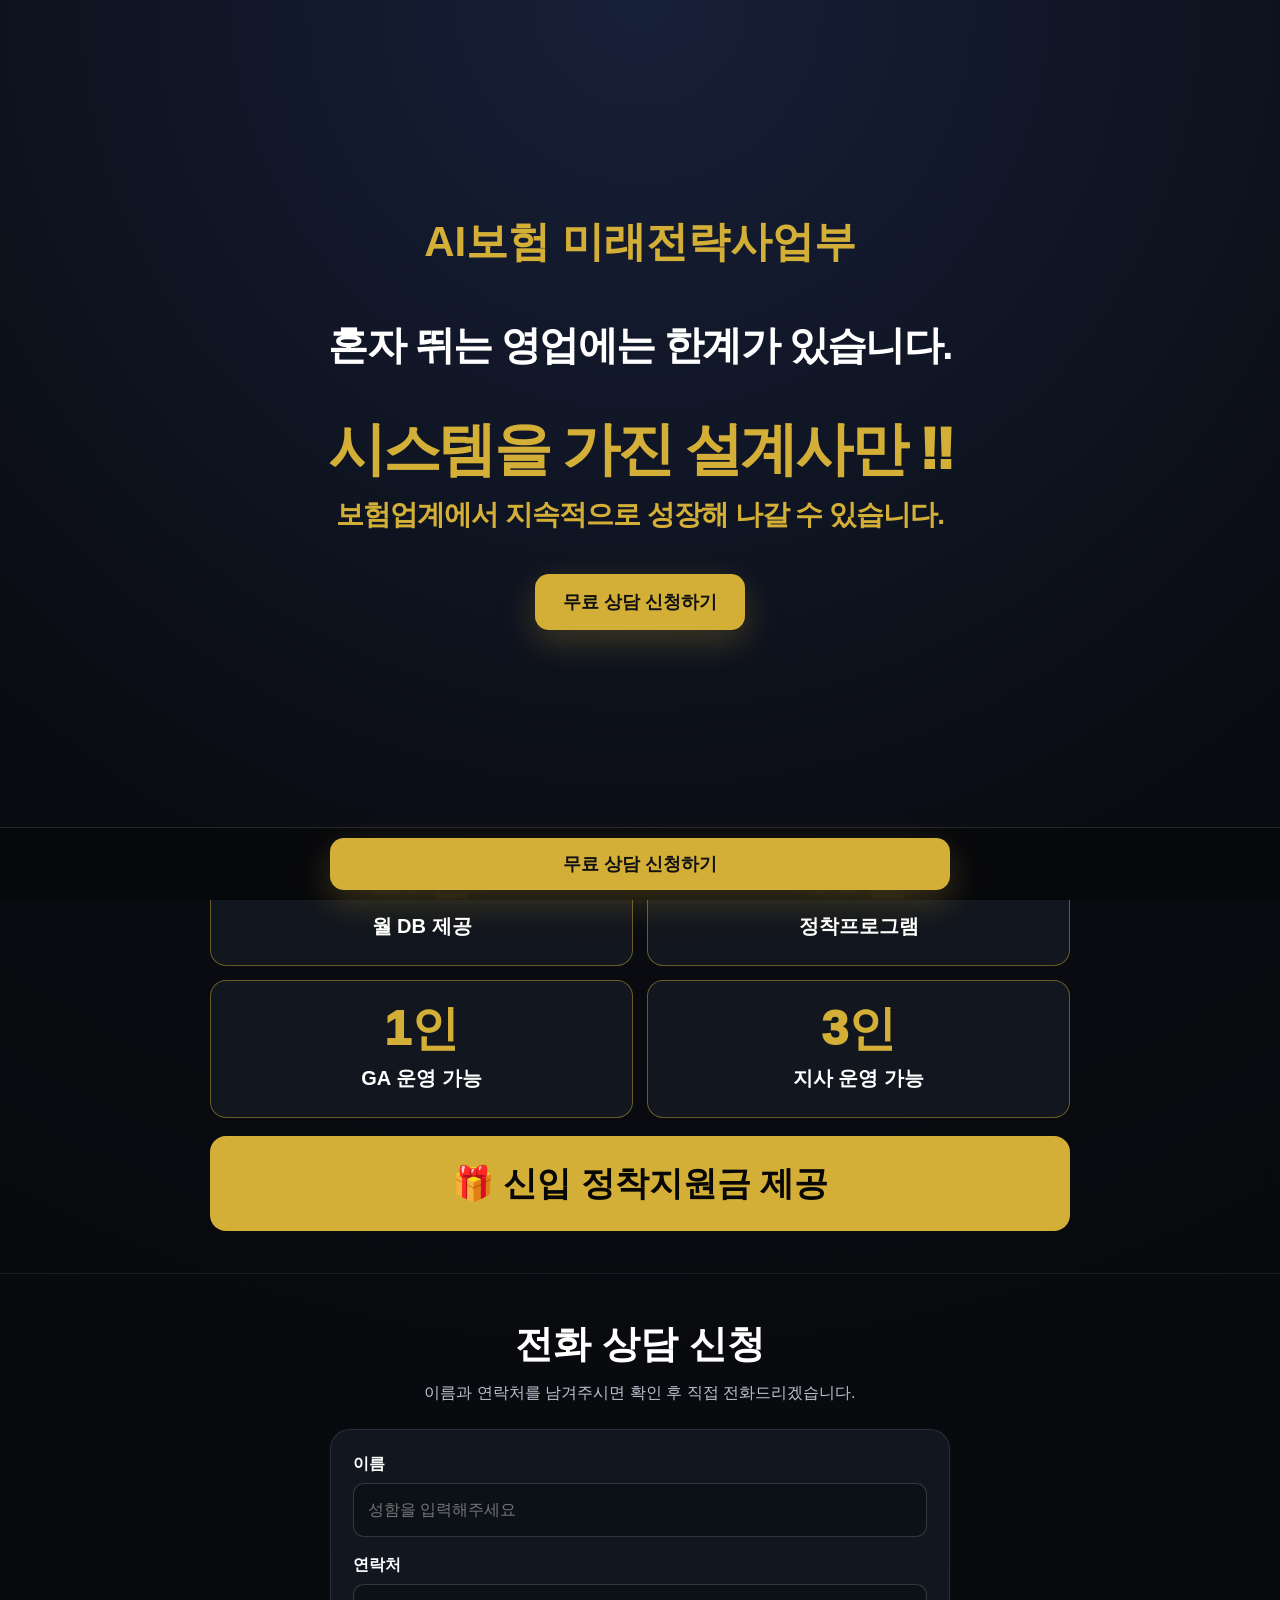
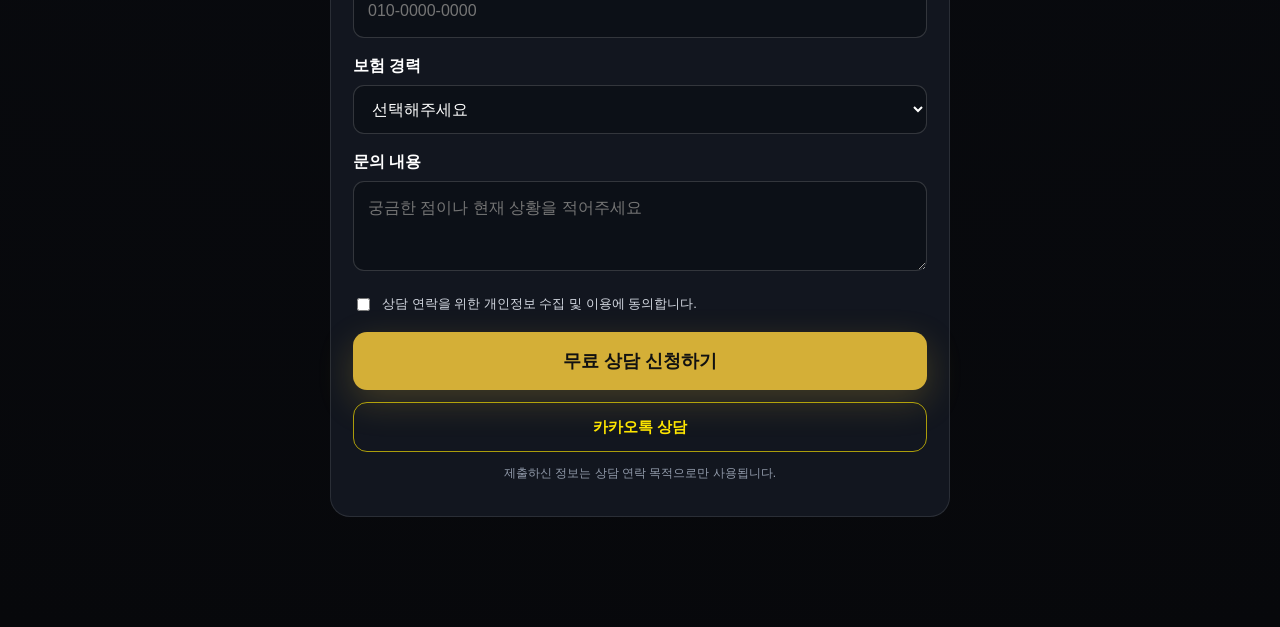
<file: 랜딩페이지3개_완료화면_X닫기_GitHub업로드용/02-리크루팅랜딩페이지1/index.html>
<!DOCTYPE html>
<html lang="ko">
<head>
<meta charset="UTF-8">
<meta name="viewport" content="width=device-width, initial-scale=1.0, viewport-fit=cover">
<meta name="description" content="AI보험 미래전략사업부 보험설계사 리크루팅 상담 페이지">
<title>AI보험 미래전략사업부</title>

<meta property="og:title" content="AI보험 미래전략사업부">
<meta property="og:description" content="신입·경력·주부·경력단절 모두 환영 | 정착지원금 제공">
<meta property="og:image" content="https://dynamic-boba-c6e045.netlify.app/og-image.png">
<meta property="og:image:secure_url" content="https://dynamic-boba-c6e045.netlify.app/og-image.png">
<meta property="og:image:type" content="image/png">
<meta property="og:url" content="https://dynamic-boba-c6e045.netlify.app/">
<meta property="og:type" content="website">
<meta name="twitter:card" content="summary_large_image">
<meta name="twitter:title" content="AI보험 미래전략사업부">
<meta name="twitter:description" content="신입·경력·주부·경력단절 모두 환영 | 정착지원금 제공">
<meta name="twitter:image" content="https://dynamic-boba-c6e045.netlify.app/og-image.png">

<style>
:root{--gold:#d4af37;--bg:#090b10;--card:#141821;--text:#fff;--muted:#bbc2ce;--line:rgba(212,175,55,.45)}
*{box-sizing:border-box}html{scroll-behavior:smooth}body{margin:0;background:radial-gradient(circle at 50% 0,#172039 0,#090b10 42%,#07080b 100%);color:var(--text);font-family:-apple-system,BlinkMacSystemFont,"Pretendard","Noto Sans KR",Arial,sans-serif;text-align:center;line-height:1.5}.wrap{width:min(860px,calc(100% - 28px));margin:auto}
.hero{min-height:92vh;display:flex;align-items:center;justify-content:center;padding:48px 0 36px}.brand{color:var(--gold);font-size:clamp(26px,6vw,42px);font-weight:900;margin-bottom:42px}.white1{font-size:clamp(25px,5.5vw,40px);font-weight:800;margin-bottom:42px;letter-spacing:-.04em}.gold1{color:var(--gold);font-size:clamp(34px,8vw,58px);font-weight:950;line-height:1.12;margin-bottom:13px;letter-spacing:-.05em}.gold2{color:var(--gold);font-size:clamp(17px,4vw,28px);font-weight:800;margin-bottom:38px;letter-spacing:-.035em}.btn{border:0;cursor:pointer;display:inline-flex;align-items:center;justify-content:center;min-height:56px;padding:0 28px;border-radius:14px;background:var(--gold);color:#111;font-size:18px;font-weight:900;text-decoration:none;box-shadow:0 12px 35px rgba(212,175,55,.24)}
.cards{display:grid;grid-template-columns:repeat(2,1fr);gap:14px;margin:0 auto 18px}.card{border:1px solid var(--line);border-radius:16px;padding:24px 12px;background:rgba(20,24,33,.9)}.number{color:var(--gold);font-size:clamp(33px,7vw,48px);font-weight:950;line-height:1}.label{font-size:clamp(15px,3.8vw,20px);font-weight:750;margin-top:10px}.full-width{margin:18px auto 42px;background:var(--gold);color:#070707;font-size:clamp(23px,5vw,34px);font-weight:950;padding:22px 14px;border-radius:16px}
.apply{padding:42px 0 110px;border-top:1px solid rgba(255,255,255,.08)}.apply h2{font-size:clamp(26px,6vw,38px);margin:0 0 8px}.apply .desc{color:var(--muted);margin:0 0 24px}.form{max-width:620px;margin:auto;text-align:left;background:rgba(20,24,33,.94);border:1px solid rgba(255,255,255,.1);border-radius:20px;padding:22px}.field{margin-bottom:16px}.field label{display:block;font-weight:800;margin-bottom:7px}.field input,.field select,.field textarea{width:100%;border:1px solid rgba(255,255,255,.16);background:#0c1017;color:#fff;border-radius:11px;padding:14px;font:inherit;outline:none}.field input:focus,.field select:focus,.field textarea:focus{border-color:var(--gold)}.field textarea{min-height:90px;resize:vertical}.agree{display:flex;align-items:flex-start;gap:9px;color:#d4d9e2;font-size:13px;margin:6px 0 18px}.agree input{margin-top:4px}.submit{width:100%;min-height:58px;font-size:18px}.kakao-secondary{margin-top:12px!important;background:transparent!important;color:#fee500!important;border:1px solid rgba(254,229,0,.65)!important;box-shadow:none!important;font-size:15px!important;min-height:50px!important}.notice{font-size:12px;color:#929bab;text-align:center;margin-top:12px}.sticky{position:fixed;z-index:10;left:0;right:0;bottom:0;padding:10px 14px calc(10px + env(safe-area-inset-bottom));background:rgba(7,8,11,.92);backdrop-filter:blur(12px);border-top:1px solid rgba(255,255,255,.12)}.sticky .btn{width:min(620px,100%);min-height:52px}.toast{position:fixed;z-index:30;left:50%;bottom:90px;transform:translateX(-50%) translateY(20px);background:#fff;color:#111;border-radius:12px;padding:12px 17px;font-weight:800;opacity:0;pointer-events:none;transition:.25s;white-space:nowrap;max-width:calc(100% - 30px)}.toast.show{opacity:1;transform:translateX(-50%) translateY(0)}
@media(max-width:520px){.hero{min-height:auto;padding:66px 0 54px}.brand{margin-bottom:34px}.white1{margin-bottom:34px}.cards{gap:10px}.card{padding:20px 8px}.form{padding:18px 15px}.gold2{white-space:normal}}

.completion-page{display:none;position:fixed;inset:0;z-index:100;background:linear-gradient(160deg,#07101c,#111827);padding:24px;align-items:center;justify-content:center;text-align:center;color:#fff}.completion-card{width:min(520px,100%);background:#fff;color:#111827;border-radius:24px;padding:38px 24px;box-shadow:0 24px 80px rgba(0,0,0,.35)}.completion-icon{width:76px;height:76px;border-radius:50%;display:grid;place-items:center;margin:0 auto 18px;background:#eaf8f0;color:#168552;font-size:38px;font-weight:900}.completion-card h2{font-size:30px;margin:0 0 12px}.completion-card p{margin:0;color:#4b5563;line-height:1.7}.completion-actions{display:flex;gap:10px;margin-top:24px}.completion-actions a{flex:1;text-decoration:none;border-radius:12px;padding:14px 10px;font-weight:800}.completion-actions .call{background:#111827;color:#fff}.completion-actions .kakao{background:#fee500;color:#191919}@media(max-width:480px){.completion-actions{flex-direction:column}}
.completion-card{position:relative}.completion-close{position:absolute;top:14px;right:14px;width:42px;height:42px;border:0;border-radius:50%;background:#f1f5f9;color:#111827;font-size:25px;line-height:1;cursor:pointer;display:grid;place-items:center;font-weight:800}.completion-close:hover{background:#e2e8f0}.completion-close:focus-visible{outline:3px solid #2563eb;outline-offset:2px}</style>
</head>
<body>
<section class="hero"><div class="wrap">
  <div class="brand">AI보험 미래전략사업부</div>
  <div class="white1">혼자 뛰는 영업에는 한계가 있습니다.</div>
  <div class="gold1">시스템을 가진 설계사만 !!</div>
  <div class="gold2">보험업계에서 지속적으로 성장해 나갈 수 있습니다.</div>
  <a class="btn" href="#apply">무료 상담 신청하기</a>
</div></section>

<main class="wrap">
<section class="cards">
  <div class="card"><div class="number">20건</div><div class="label">월 DB 제공</div></div>
  <div class="card"><div class="number">90일</div><div class="label">정착프로그램</div></div>
  <div class="card"><div class="number">1인</div><div class="label">GA 운영 가능</div></div>
  <div class="card"><div class="number">3인</div><div class="label">지사 운영 가능</div></div>
</section>
<div class="full-width">🎁 신입 정착지원금 제공</div>
</main>

<section class="apply" id="apply"><div class="wrap">
  <h2>전화 상담 신청</h2>
  <p class="desc">이름과 연락처를 남겨주시면 확인 후 직접 전화드리겠습니다.</p>
  <form class="form" id="recruitForm">
    <div class="field"><label for="name">이름</label><input id="name" name="name" required placeholder="성함을 입력해주세요"></div>
    <div class="field"><label for="phone">연락처</label><input id="phone" name="phone" type="tel" inputmode="tel" required placeholder="010-0000-0000"></div>
    <div class="field"><label for="career">보험 경력</label><select id="career" name="career" required><option value="">선택해주세요</option><option>신입</option><option>1년 미만</option><option>1~3년</option><option>3~5년</option><option>5년 이상</option><option>팀장·지사장 경력</option></select></div>
    <div class="field"><label for="message">문의 내용</label><textarea id="message" name="message" placeholder="궁금한 점이나 현재 상황을 적어주세요"></textarea></div>
    <label class="agree"><input type="checkbox" required><span>상담 연락을 위한 개인정보 수집 및 이용에 동의합니다.</span></label>
    <button class="btn submit" type="submit">무료 상담 신청하기</button>
    <a class="btn submit kakao-secondary" href="https://open.kakao.com/o/sPtglPDi" target="_blank" rel="noopener">카카오톡 상담</a>
    <p class="notice">제출하신 정보는 상담 연락 목적으로만 사용됩니다.</p>
  </form>
</div></section>

<div class="sticky"><a class="btn" href="#apply">무료 상담 신청하기</a></div>


<div class="completion-page" id="completionPage" aria-live="polite"><div class="completion-card"><button type="button" class="completion-close" id="completionClose" aria-label="완료 화면 닫기">×</button><div class="completion-icon">✓</div><h2>신청이 완료되었습니다.</h2><p>전문 상담사가 확인 후 연락드리겠습니다.</p><div class="completion-actions"><a class="call" href="tel:01087958502">📞 전화 상담</a><a class="kakao" href="https://open.kakao.com/o/sPtglPDi" target="_blank" rel="noopener">💬 카카오톡 상담</a></div></div></div>

<script>
(function(){
 const SUPABASE_URL='https://pzlxrlkvbrufhimyglyo.supabase.co';
 const SUPABASE_KEY='sb_publishable_WE6jk24ys0guHE1INCZv-w_cmd-HqOd';
 const form=document.getElementById('recruitForm');
 const completion=document.getElementById('completionPage');

 const completionClose=document.getElementById('completionClose');
 let hiddenPageElements=[];

 function closeCompletion(){
   completion.style.display='none';
   hiddenPageElements.forEach(({el,display})=>{
     if(display) el.style.display=display;
     else el.style.removeProperty('display');
   });
   hiddenPageElements=[];
   document.body.style.removeProperty('overflow');
   window.scrollTo({top:0,behavior:'smooth'});
 }

 completionClose?.addEventListener('click',closeCompletion);
 completion?.addEventListener('click',e=>{if(e.target===completion) closeCompletion();});
 document.addEventListener('keydown',e=>{
   if(e.key==='Escape'&&completion?.style.display==='flex') closeCompletion();
 });

 if(!form) return;
 form.addEventListener('submit',async function(e){
   e.preventDefault();
   if(!form.reportValidity()) return;
   const btn=form.querySelector('button[type="submit"]');
   const old=btn.textContent; btn.disabled=true; btn.textContent='접수 중...';
   const fd=new FormData(form);
   const payload={name:(fd.get('name')||'').toString().trim(),phone:(fd.get('phone')||'').toString().trim(),age_group:(fd.get('career')||'').toString(),status:'신규',source:'리크루팅랜딩페이지1',interest:'보험설계사 채용 상담',memo:(fd.get('message')||'').toString().trim()||'리크루팅 상담 신청',message:(fd.get('message')||'').toString().trim()};
   try{
     const r=await fetch(SUPABASE_URL+'/rest/v1/customers',{method:'POST',headers:{apikey:SUPABASE_KEY,Authorization:'Bearer '+SUPABASE_KEY,'Content-Type':'application/json',Prefer:'return=minimal'},body:JSON.stringify(payload)});
     if(!r.ok) throw new Error(await r.text());
     form.reset();
     hiddenPageElements=Array.from(document.body.querySelectorAll('body > *:not(#completionPage)')).map(el=>({el,display:el.style.display}));
     hiddenPageElements.forEach(({el})=>el.style.display='none');
     completion.style.display='flex'; document.body.style.overflow='hidden'; window.scrollTo(0,0);
   }catch(err){console.error(err);alert('접수에 실패했습니다. 잠시 후 다시 시도하거나 카카오톡으로 문의해주세요.');}
   finally{btn.disabled=false;btn.textContent=old;}
 });
})();
</script>
</body>
</html>
</file>
<file: style.css>
:root{
  --yellow:#FEE500;
  --yellow-soft:#FFF3A6;
  --cream:#FFF9E6;
  --brown:#2E2116;
  --orange:#F05A28;
  --red:#EF3B24;
  --navy:#0F2B55;
  --white:#FFFFFF;
  --shadow:0 18px 50px rgba(98,73,0,.14);
}
*{box-sizing:border-box}
html{scroll-behavior:smooth}
body{
  margin:0;
  font-family:Pretendard,-apple-system,BlinkMacSystemFont,"Noto Sans KR","Segoe UI",sans-serif;
  color:var(--brown);
  background:#fffdf4;
  padding-bottom:74px;
}
a{text-decoration:none;color:inherit}
.topbar{
  position:sticky;top:0;z-index:30;
  display:flex;align-items:center;justify-content:space-between;
  padding:12px 20px;
  background:rgba(255,255,255,.92);
  backdrop-filter:blur(12px);
  border-bottom:1px solid rgba(46,33,22,.08);
}
.brand{display:flex;align-items:center;gap:10px}
.brand strong,.brand small{display:block}
.brand strong{font-size:16px}
.brand small{font-size:12px;color:#6f6256;margin-top:2px}
.talk-badge{
  width:46px;height:38px;display:grid;place-items:center;
  background:#2b2118;color:#ffe600;font-weight:900;border-radius:50%;
  position:relative;font-size:12px;
}
.talk-badge:after{
  content:"";position:absolute;left:7px;bottom:-5px;
  border:7px solid transparent;border-top-color:#2b2118;transform:rotate(20deg)
}
.talk-badge.small{width:42px;height:34px}
.top-cta{
  background:var(--yellow);padding:10px 16px;border-radius:999px;
  font-weight:900;font-size:14px;
}
.section{max-width:1120px;margin:0 auto;padding:70px 24px}
.hero{
  max-width:none;
  background:
    radial-gradient(circle at 20% 10%,rgba(255,255,255,.85),transparent 28%),
    linear-gradient(180deg,#FFE76A 0%,#FFF2AE 100%);
}
.hero-copy{max-width:760px;margin:0 auto 34px;text-align:center}
.eyebrow{
  display:inline-block;font-weight:900;font-size:14px;letter-spacing:-.02em;
  background:#2b2118;color:#fff;padding:8px 14px;border-radius:999px;
}
h1,h2,h3,p{word-break:keep-all}
h1{font-size:clamp(38px,7vw,74px);line-height:1.07;margin:18px 0}
h1 em,h2 em{font-style:normal;color:var(--orange)}
.hero-copy p,.solution-title p,.consult-copy p{
  font-size:clamp(16px,2.2vw,20px);line-height:1.75;color:#625344
}
.comic-grid{display:grid;grid-template-columns:1fr 1fr;gap:22px;max-width:1000px;margin:0 auto}
.comic-card{
  position:relative;min-height:540px;background:rgba(255,255,255,.92);
  border:1px solid rgba(74,55,20,.12);border-radius:30px;padding:26px;box-shadow:var(--shadow);overflow:hidden
}
.scene-label{
  position:absolute;top:20px;left:20px;background:#fff6c4;
  padding:8px 14px;border-radius:999px;font-weight:900
}
.scene-label.danger{background:#ffe2dc;color:#d82c18}
.speech{
  background:#fff;border:2px solid #9b846b;border-radius:26px;padding:18px 20px;
  font-size:19px;line-height:1.5;position:absolute;z-index:4;box-shadow:0 8px 20px rgba(0,0,0,.08)
}
.speech:after{content:"";position:absolute;width:22px;height:22px;background:#fff;border-right:2px solid #9b846b;border-bottom:2px solid #9b846b;transform:rotate(45deg)}
.speech.customer{top:72px;left:34px}
.speech.customer:after{left:38px;bottom:-12px}
.speech.bear-talk{right:24px;bottom:26px}
.speech.bear-talk:after{right:50px;top:-12px;transform:rotate(225deg)}
.characters{position:absolute;inset:150px 0 0}
.desk{position:absolute;left:0;right:0;bottom:0;height:145px;background:#d7a977;border-radius:24px 24px 0 0}
.laptop{position:absolute;left:42%;top:25px;transform:translateX(-50%);width:170px;height:105px;background:#c9c8c3;border:8px solid #3c352e;border-radius:10px;display:grid;place-items:center;text-align:center;color:#2156a5}
.laptop span{font-weight:900;font-size:24px}.laptop small{display:block;color:#555}
.bear{position:absolute;right:40px;bottom:110px;width:190px;height:220px}
.ear{position:absolute;width:48px;height:48px;background:#f7b91f;border:5px solid #2f251b;border-radius:50%;top:4px}
.ear.e1{left:20px}.ear.e2{right:20px}
.head{position:absolute;left:12px;top:22px;width:166px;height:150px;background:#f7b91f;border:6px solid #2f251b;border-radius:48%}
.eye{position:absolute;width:12px;height:18px;background:#2f251b;border-radius:50%;top:55px}
.eye.left{left:50px}.eye.right{right:50px}
.muzzle{position:absolute;width:60px;height:42px;background:white;border:4px solid #2f251b;border-radius:50%;left:50%;bottom:26px;transform:translateX(-50%)}
.suit{position:absolute;bottom:0;left:22px;width:146px;height:92px;background:#2f2c29;border-radius:20px 20px 8px 8px}
.woman{position:absolute;left:25px;bottom:108px;width:155px;height:245px}
.hair{position:absolute;width:120px;height:132px;background:#4c2d1d;border-radius:48% 48% 42% 42%;left:17px;top:5px}
.face{position:absolute;width:90px;height:100px;background:#f4c6a5;border-radius:46%;left:32px;top:28px}
.body{position:absolute;width:150px;height:150px;background:#d7b08a;border-radius:50% 50% 16px 16px;bottom:0}
.fail-title{text-align:center;margin-top:54px;font-size:28px;font-weight:900;line-height:1.35}
.fail-title em{font-style:normal;color:var(--red)}
.exit-scene{height:250px;position:relative;margin-top:10px}
.sad-bear{position:absolute;left:30px;bottom:15px}
.mini-head{width:115px;height:105px;background:#f7b91f;border:5px solid #2f251b;border-radius:48%}
.mini-body{width:125px;height:70px;background:#2f2c29;border-radius:20px;margin-top:-5px}
.door{position:absolute;right:75px;bottom:0;width:110px;height:210px;background:#a66e3a;border:8px solid #6f4628}
.leaving-woman{position:absolute;right:25px;bottom:10px}
.lw-head{width:58px;height:62px;background:#4c2d1d;border-radius:48%}
.lw-body{width:92px;height:150px;background:#d6b795;border-radius:32px 32px 8px 8px;margin-left:-18px}
.problem-list{list-style:none;margin:14px 0 0;padding:18px;background:#fff;border-radius:18px}
.problem-list li{position:relative;padding-left:30px;margin:14px 0;line-height:1.5;font-weight:700}
.problem-list li:before{content:"×";position:absolute;left:0;top:0;width:22px;height:22px;border-radius:50%;background:#ffede9;color:#e83620;display:grid;place-items:center;font-weight:900}
.solution{background:#fffdf4}
.solution-title{text-align:center;margin-bottom:34px}
.solution-title>span{font-family:cursive;font-size:28px}
.solution-title h2,.consult-copy h2{font-size:clamp(34px,5vw,56px);margin:10px 0}
.solution-grid{display:grid;grid-template-columns:.9fr 1.5fr;gap:24px}
.advisor-card,.benefits,.insurers,.why-card,.consult-inner{
  background:#fff;border:1px solid #efe5c8;border-radius:28px;box-shadow:var(--shadow)
}
.advisor-card{padding:26px;min-height:420px;position:relative}
.happy-bear{position:relative;height:285px}
.hb-ear{position:absolute;width:54px;height:54px;background:#f7b91f;border:5px solid #2f251b;border-radius:50%;top:10px}
.hb-ear.e1{left:24%}.hb-ear.e2{left:54%}
.hb-head{position:absolute;left:23%;top:34px;width:190px;height:165px;background:#f7b91f;border:6px solid #2f251b;border-radius:48%}
.hb-eye{position:absolute;width:13px;height:18px;background:#2f251b;border-radius:50%;top:58px}
.hb-eye.left{left:58px}.hb-eye.right{right:58px}.hb-mouth{position:absolute;left:50%;bottom:35px;transform:translateX(-50%);font-size:34px}
.hb-suit{position:absolute;left:28%;top:176px;width:165px;height:92px;background:#2f2c29;border-radius:26px}
.tablet{position:absolute;left:6%;bottom:0;width:190px;height:140px;background:#262626;border-radius:16px;padding:13px;color:#222;transform:rotate(6deg)}
.tablet b{display:block;background:#fff;border-radius:8px;padding:7px;text-align:center}
.tablet i{display:block;height:10px;border-radius:8px;background:#f0b62d;margin:9px 10px}.tablet i:nth-of-type(2){background:#63b971}.tablet i:nth-of-type(3){background:#e67d69}.tablet i:nth-of-type(4){background:#64a6d9}
.advisor-speech{background:#fff8dc;border:1px solid #ead79f;border-radius:18px;padding:18px;line-height:1.7;font-weight:700}
.benefits{padding:24px;display:grid;grid-template-columns:repeat(3,1fr);gap:14px;align-items:stretch}
.benefit{text-align:center;padding:22px 16px;border-right:1px solid #eee4cf}.benefit:last-child{border-right:0}
.icon{font-size:48px}.benefit h3{font-size:20px;margin:14px 0 8px}.benefit p{color:#6f6256;line-height:1.55}
.insurers{margin-top:22px;padding:20px;display:flex;flex-wrap:wrap;justify-content:center;gap:10px}
.insurers span{padding:10px 14px;background:#f7f8fb;border-radius:999px;font-weight:800;color:#31507f}
.why{padding-top:20px}
.why-grid{display:grid;grid-template-columns:repeat(4,1fr);gap:14px}
.why-card{padding:24px;text-align:center}.why-card div{font-size:38px}.why-card strong,.why-card span{display:block}.why-card strong{margin:10px 0 5px;font-size:18px}.why-card span{color:#7a6c5e}
.consult{max-width:none;background:linear-gradient(180deg,#fff6c3,#fffdf4)}
.consult-inner{max-width:1060px;margin:0 auto;padding:38px;display:grid;grid-template-columns:1fr 1fr;gap:34px}
.kakao-button{margin-top:22px;background:var(--yellow);border-radius:18px;padding:17px 18px;font-weight:900;display:flex;align-items:center;justify-content:center;gap:12px}
.lead-form{display:grid;gap:13px}
.lead-form label>span{display:block;font-weight:900;margin-bottom:7px}
.lead-form input,.lead-form select,.lead-form textarea{width:100%;padding:14px;border:1px solid #ded6c6;border-radius:12px;font-size:16px;background:#fff}
.lead-form textarea{height:110px;resize:vertical}
.agree{display:flex;align-items:center;gap:9px}.agree input{width:18px;height:18px}.agree span{margin:0!important;font-size:13px;font-weight:600!important;color:#716454}
.lead-form button{border:0;border-radius:14px;padding:16px;background:var(--yellow);font-size:18px;font-weight:900;cursor:pointer}
.form-note{text-align:center;font-size:12px;color:#897b6d;margin:0}
.sticky-cta{position:fixed;left:50%;bottom:12px;transform:translateX(-50%);z-index:50;width:min(94%,720px);display:flex;gap:10px}
.sticky-cta a{flex:1;padding:15px 12px;text-align:center;border-radius:16px;font-weight:900;box-shadow:0 10px 30px rgba(0,0,0,.18)}
.sticky-cta a:first-child{background:var(--yellow)}.sticky-cta a:last-child{background:#2b2118;color:#fff}
.complete-screen{display:none;position:fixed;inset:0;z-index:100;background:rgba(30,24,17,.65);padding:22px;align-items:center;justify-content:center}
.complete-screen.show{display:flex}
.complete-card{background:#fff;border-radius:28px;padding:38px 30px;text-align:center;max-width:430px;width:100%;box-shadow:0 30px 80px rgba(0,0,0,.25)}
.complete-icon{width:72px;height:72px;border-radius:50%;background:var(--yellow);display:grid;place-items:center;margin:0 auto 18px;font-size:38px;font-weight:900}
.complete-card h2{font-size:29px;margin:0 0 10px}.complete-card p{line-height:1.7;color:#6d6054}.complete-card button{border:0;background:#2b2118;color:#fff;padding:13px 30px;border-radius:12px;font-weight:800}
.reveal{opacity:0;transform:translateY(28px);transition:.7s ease}.reveal.visible{opacity:1;transform:none}.delay-1{transition-delay:.08s}.delay-2{transition-delay:.16s}.delay-3{transition-delay:.24s}

@media(max-width:820px){
  .section{padding:48px 16px}
  .comic-grid,.solution-grid,.consult-inner{grid-template-columns:1fr}
  .comic-card{min-height:510px}
  .benefits{grid-template-columns:1fr}
  .benefit{border-right:0;border-bottom:1px solid #eee4cf}.benefit:last-child{border-bottom:0}
  .why-grid{grid-template-columns:1fr 1fr}
  .consult-inner{padding:24px}
}
@media(max-width:520px){
  .topbar{padding:10px 12px}
  .brand strong{font-size:14px}
  .top-cta{font-size:12px;padding:9px 12px}
  h1{font-size:42px}
  .hero-copy{text-align:left}
  .comic-card{padding:18px;min-height:530px}
  .speech{font-size:15px;padding:14px}
  .speech.customer{top:65px;left:18px}
  .speech.bear-talk{right:15px;bottom:20px}
  .characters{inset:158px 0 0}
  .woman{left:-10px;transform:scale(.8);transform-origin:bottom left}
  .bear{right:0;transform:scale(.78);transform-origin:bottom right}
  .laptop{left:47%;width:130px;height:85px}
  .fail-title{font-size:23px}
  .problem-list li{font-size:14px}
  .why-grid{grid-template-columns:1fr}
  .sticky-cta{bottom:8px}
}
</file>
<file: 06-전체보험비교/style.css>
*{box-sizing:border-box}
html{scroll-behavior:smooth}
:root{--yellow:#ffd21c;--orange:#f04b22;--navy:#071c31;--text:#21170e}
body{margin:0;background:#fff7dc;color:var(--text);font-family:Pretendard,-apple-system,BlinkMacSystemFont,"Noto Sans KR","Segoe UI",sans-serif;padding-bottom:78px}
.page{max-width:1024px;margin:0 auto;background:#fff}
.main-image{display:block;width:100%;height:auto}
.consult-section{display:grid;grid-template-columns:1fr 1.15fr;gap:28px;padding:42px 34px 52px;background:linear-gradient(180deg,#fffaf0 0%,#fff 100%);border-top:1px solid #f1e3b7}
.consult-copy{display:flex;flex-direction:column;justify-content:center}
.eyebrow{margin:0 0 8px;color:#88755e;font-weight:800}
.consult-copy h1{font-size:clamp(31px,4.4vw,46px);line-height:1.15;margin:0 0 14px;letter-spacing:-.04em}
.consult-copy h1 em{font-style:normal;color:var(--orange)}
.description{margin:0 0 24px;color:#665744;font-weight:650;line-height:1.65}
.kakao-large{display:flex;align-items:center;gap:14px;text-decoration:none;background:var(--yellow);color:#16100a;padding:18px;border-radius:16px;box-shadow:0 12px 28px rgba(127,88,0,.14)}
.kakao-large .talk{width:56px;height:56px;border-radius:50%;display:grid;place-items:center;background:#291d15;color:#ffe500;font-weight:950}
.kakao-large strong,.kakao-large small{display:block}.kakao-large strong{font-size:18px}.kakao-large small{margin-top:5px}
.lead-form{background:#fff;border:1px solid #eadfca;border-radius:24px;padding:25px;box-shadow:0 18px 44px rgba(66,44,0,.11)}
.lead-form h2{text-align:center;margin:0 0 19px;font-size:25px}
.lead-form label{display:grid;grid-template-columns:115px 1fr;align-items:center;gap:12px;margin:11px 0;font-weight:800}
.lead-form small{font-weight:500;color:#887d6e}
input,select,textarea{width:100%;border:1px solid #ddd4c5;border-radius:10px;padding:13px 14px;font-size:16px;background:#fff;outline:none}
input:focus,select:focus,textarea:focus{border-color:#e0a900;box-shadow:0 0 0 3px rgba(255,210,28,.2)}
textarea{height:92px;resize:vertical}
.agree{display:flex!important;align-items:center;gap:9px!important;font-size:13px;font-weight:600!important;color:#746858;margin-top:16px!important}
.agree input{width:18px;height:18px;flex:none}
#submitBtn{width:100%;border:0;border-radius:11px;padding:15px;background:var(--yellow);font-size:18px;font-weight:950;cursor:pointer}
#submitBtn:disabled{opacity:.6}
.notice{text-align:center;color:#8b7d6b;font-size:12px;margin:11px 0 0}
.sticky-actions{position:fixed;z-index:30;bottom:10px;left:50%;transform:translateX(-50%);display:flex;gap:9px;width:min(94%,720px)}
.sticky-actions a{flex:1;padding:15px;text-align:center;text-decoration:none;border-radius:14px;font-weight:950;box-shadow:0 9px 24px rgba(0,0,0,.2)}
.sticky-actions a:first-child{background:var(--yellow);color:#20160d}
.sticky-actions a:last-child{background:var(--navy);color:#fff}
.modal{display:none;position:fixed;z-index:100;inset:0;background:rgba(0,0,0,.58);padding:20px;align-items:center;justify-content:center}
.modal.show{display:flex}
.modal-card{width:min(100%,430px);background:#fff;border-radius:24px;padding:32px;text-align:center}
.check{width:68px;height:68px;border-radius:50%;display:grid;place-items:center;margin:0 auto 15px;background:var(--yellow);font-size:36px;font-weight:950}
.modal-card h2{margin:0 0 10px}.modal-card p{color:#685b4c;line-height:1.6}
.modal-card button{width:100%;border:0;border-radius:11px;background:var(--navy);color:#fff;padding:14px;font-size:17px;font-weight:900}
@media(max-width:760px){
  .consult-section{grid-template-columns:1fr;padding:31px 15px 42px;gap:22px}
  .consult-copy{text-align:center}
  .kakao-large{text-align:left}
  .lead-form{padding:20px 16px}
  .lead-form label{grid-template-columns:1fr;gap:7px}
}
</file>
